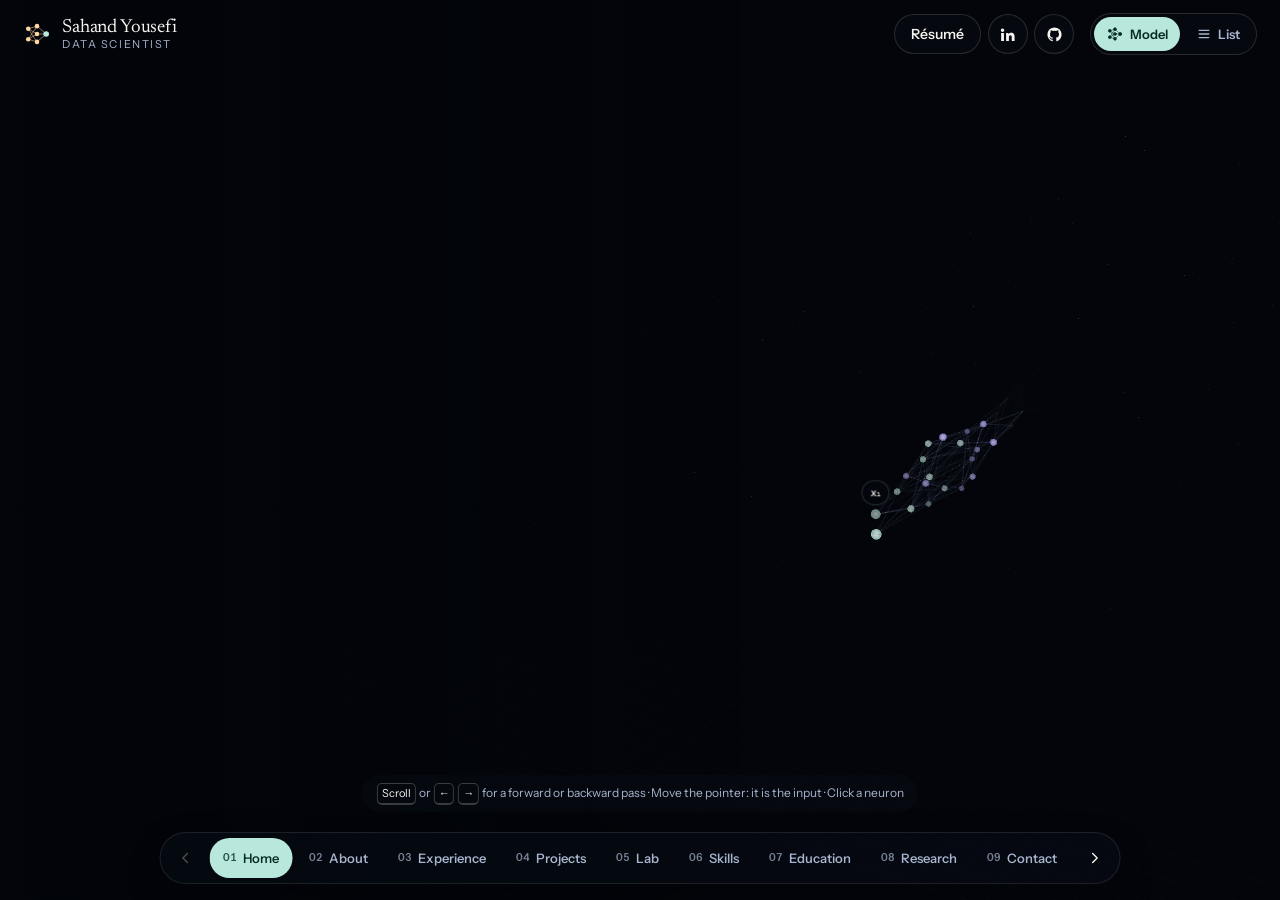
<file: index.html>
<!DOCTYPE html><html lang="en" class="VvfJia_variable _0W2tvq_variable" data-mode="list" data-stage="flat"><head><meta charSet="utf-8"/><meta name="viewport" content="width=device-width, initial-scale=1"/><link rel="preload" href="/_next/static/media/instrument_sans_latin_wdth_normal-s.p.09r36lua6-1z2.woff2" as="font" crossorigin="" type="font/woff2"/><link rel="preload" href="/_next/static/media/newsreader_latin_opsz_normal-s.p.0dc79pquxokce.woff2" as="font" crossorigin="" type="font/woff2"/><link rel="stylesheet" href="/_next/static/chunks/23n698w-kn-mo.css" data-precedence="next"/><link rel="preload" as="script" fetchPriority="low" href="/_next/static/chunks/0wfurka9errm3.js"/><script src="/_next/static/chunks/0hhb7vbvlw3bd.js" async=""></script><script src="/_next/static/chunks/39_j1bdzreq0m.js" async=""></script><script src="/_next/static/chunks/turbopack-2u1d16houkiyo.js" async=""></script><script src="/_next/static/chunks/3qfy96eoyh-ek.js" async=""></script><script src="/_next/static/chunks/36pbatxytwzes.js" async=""></script><script src="/_next/static/chunks/17_ij4fds6vz3.js" async=""></script><meta name="theme-color" content="#0c1018"/><meta name="color-scheme" content="dark light"/><title>Sahand Yousefi · Data Scientist</title><meta name="description" content="Sahand Yousefi is a data scientist working on fraud and risk, forecasting, pricing and explainable machine learning. Selected projects, an interactive modeling lab, experience and résumé."/><meta name="application-name" content="Sahand Yousefi"/><link rel="author" href="https://www.linkedin.com/in/sahand-yousefi"/><meta name="author" content="Sahand Yousefi"/><meta name="keywords" content="Sahand Yousefi,Data Scientist,Machine Learning,Fraud Detection,Risk Analytics,Forecasting,Explainable AI,A/B Testing,Anti-Money Laundering"/><meta name="creator" content="Sahand Yousefi"/><meta name="robots" content="index, follow"/><link rel="canonical" href="https://sahandyousefi.github.io/"/><meta name="format-detection" content="telephone=no, address=no, email=no"/><meta property="og:title" content="Sahand Yousefi · Data Scientist"/><meta property="og:description" content="Sahand Yousefi is a data scientist working on fraud and risk, forecasting, pricing and explainable machine learning. Selected projects, an interactive modeling lab, experience and résumé."/><meta property="og:url" content="https://sahandyousefi.github.io/"/><meta property="og:site_name" content="Sahand Yousefi"/><meta property="og:locale" content="en_US"/><meta property="og:image" content="https://sahandyousefi.github.io/og.png"/><meta property="og:image:width" content="1200"/><meta property="og:image:height" content="630"/><meta property="og:image:alt" content="Sahand Yousefi, Data Scientist: machine learning for high-stakes decisions."/><meta property="og:type" content="profile"/><meta property="profile:first_name" content="Sahand"/><meta property="profile:last_name" content="Yousefi"/><meta name="twitter:card" content="summary_large_image"/><meta name="twitter:title" content="Sahand Yousefi · Data Scientist"/><meta name="twitter:description" content="Sahand Yousefi is a data scientist working on fraud and risk, forecasting, pricing and explainable machine learning. Selected projects, an interactive modeling lab, experience and résumé."/><meta name="twitter:image" content="https://sahandyousefi.github.io/og.png"/><meta name="twitter:image:alt" content="Sahand Yousefi, Data Scientist: machine learning for high-stakes decisions."/><meta name="twitter:image:width" content="1200"/><meta name="twitter:image:height" content="630"/><link rel="icon" href="/icon.svg?icon.36lf2xedia7t0.svg" sizes="any" type="image/svg+xml"/><meta name="next-size-adjust" content=""/><script>(function(){var d=document.documentElement;d.classList.add('js');var m='list';var s=null;try{s=localStorage.getItem('orbit:view');}catch(e){}var r=/[/]resume([/](index[.]html)?)?$/.test(location.pathname);if(s!=='list'&&!r){try{var c=document.createElement('canvas');var g=c.getContext('webgl2')||c.getContext('webgl');if(g){m='model';var x=g.getExtension('WEBGL_lose_context');if(x)x.loseContext();}}catch(e){}}d.dataset.mode=m;d.dataset.stage=m==='list'?'flat':'3d';})();</script><script src="/_next/static/chunks/0cz1d0mv5g_q7.js" noModule=""></script></head><body data-theme="night"><div hidden=""><!--$--><!--/$--></div><div class="orbit" data-ready="false" data-compact="false" data-stop="home"><a href="#main" class="skip-link">Skip to content</a><canvas class="orbit-canvas" aria-hidden="true"></canvas><div class="orbit-labels" aria-hidden="true"><button type="button" tabindex="-1" class="orbit-label"><span class="orbit-label-inner"><span class="orbit-label-num">01</span><span class="orbit-label-name">Home</span></span></button><button type="button" tabindex="-1" class="orbit-label"><span class="orbit-label-inner"><span class="orbit-label-num">02</span><span class="orbit-label-name">About</span></span></button><button type="button" tabindex="-1" class="orbit-label"><span class="orbit-label-inner"><span class="orbit-label-num">03</span><span class="orbit-label-name">Experience</span></span></button><button type="button" tabindex="-1" class="orbit-label"><span class="orbit-label-inner"><span class="orbit-label-num">04</span><span class="orbit-label-name">Projects</span></span></button><button type="button" tabindex="-1" class="orbit-label"><span class="orbit-label-inner"><span class="orbit-label-num">05</span><span class="orbit-label-name">Lab</span></span></button><button type="button" tabindex="-1" class="orbit-label"><span class="orbit-label-inner"><span class="orbit-label-num">06</span><span class="orbit-label-name">Skills</span></span></button><button type="button" tabindex="-1" class="orbit-label"><span class="orbit-label-inner"><span class="orbit-label-num">07</span><span class="orbit-label-name">Education</span></span></button><button type="button" tabindex="-1" class="orbit-label"><span class="orbit-label-inner"><span class="orbit-label-num">08</span><span class="orbit-label-name">Research</span></span></button><button type="button" tabindex="-1" class="orbit-label"><span class="orbit-label-inner"><span class="orbit-label-num">09</span><span class="orbit-label-name">Contact</span></span></button><div class="orbit-overlay"></div><div class="orbit-reticle"><span>You</span></div></div><header class="hud-top"><button type="button" class="hud-brand"><svg viewBox="0 0 32 32" width="28" height="28" aria-hidden="true"><g stroke="currentColor" stroke-width="1.1" opacity="0.55"><path d="M6 10 16 7M6 10 16 16M6 10 16 25M6 22 16 7M6 22 16 16M6 22 16 25M16 7 26.5 16M16 16 26.5 16M16 25 26.5 16" fill="none"></path></g><g fill="currentColor"><circle cx="6" cy="10" r="2.6"></circle><circle cx="6" cy="22" r="2.6"></circle><circle cx="16" cy="7" r="2.6"></circle><circle cx="16" cy="16" r="2.6"></circle><circle cx="16" cy="25" r="2.6"></circle></g><circle cx="26.5" cy="16" r="3.2" fill="var(--accent)"></circle></svg><span class="hud-brand-text"><span class="hud-brand-name">Sahand Yousefi</span><span class="hud-brand-role">Data Scientist</span></span><span class="sr-only">, back to the start</span></button><nav class="hud-actions" aria-label="Profile"><a href="/resume/" class="hud-btn">Résumé</a><a class="hud-icon" href="https://www.linkedin.com/in/sahand-yousefi" target="_blank" rel="noopener noreferrer" aria-label="LinkedIn profile"><svg width="17" height="17" viewBox="0 0 24 24" fill="currentColor" aria-hidden="true" focusable="false"><path d="M4.98 3.5a2.5 2.5 0 1 1 0 5 2.5 2.5 0 0 1 0-5ZM3 9.75h4V21H3V9.75Zm6.5 0h3.8v1.6h.06c.53-.95 1.83-1.95 3.76-1.95 4.02 0 4.88 2.5 4.88 5.9V21h-4v-4.9c0-1.3-.03-2.97-1.86-2.97-1.87 0-2.14 1.4-2.14 2.87V21h-4V9.75Z"></path></svg></a><a class="hud-icon" href="https://github.com/sahandyousefi" target="_blank" rel="noopener noreferrer" aria-label="GitHub profile"><svg width="17" height="17" viewBox="0 0 24 24" fill="currentColor" aria-hidden="true" focusable="false"><path d="M12 2a10 10 0 0 0-3.16 19.49c.5.09.68-.22.68-.48v-1.7c-2.78.6-3.37-1.34-3.37-1.34-.46-1.16-1.11-1.47-1.11-1.47-.91-.62.07-.6.07-.6 1 .07 1.53 1.03 1.53 1.03.9 1.52 2.34 1.08 2.91.83.09-.65.35-1.09.63-1.34-2.22-.25-4.55-1.11-4.55-4.94 0-1.09.39-1.98 1.03-2.68-.1-.25-.45-1.27.1-2.64 0 0 .84-.27 2.75 1.02a9.6 9.6 0 0 1 5 0c1.91-1.29 2.75-1.02 2.75-1.02.55 1.37.2 2.39.1 2.64.64.7 1.03 1.59 1.03 2.68 0 3.84-2.34 4.68-4.57 4.93.36.31.68.92.68 1.85v2.74c0 .27.18.58.69.48A10 10 0 0 0 12 2Z"></path></svg></a></nav><div class="view-switch" role="group" aria-label="View"><button type="button" aria-pressed="false" aria-label="Model view" class="view-btn"><svg viewBox="0 0 20 20" width="16" height="16" aria-hidden="true" fill="currentColor" stroke="currentColor"><g stroke-width="0.9" opacity="0.7"><path d="M3.5 6 10 4M3.5 6 10 10M3.5 6 10 16M3.5 14 10 4M3.5 14 10 10M3.5 14 10 16M10 4 16.5 10M10 10 16.5 10M10 16 16.5 10" fill="none"></path></g><circle cx="3.5" cy="6" r="1.7"></circle><circle cx="3.5" cy="14" r="1.7"></circle><circle cx="10" cy="4" r="1.7"></circle><circle cx="10" cy="10" r="1.7"></circle><circle cx="10" cy="16" r="1.7"></circle><circle cx="16.5" cy="10" r="1.9"></circle></svg><span class="view-label">Model</span></button><button type="button" aria-pressed="true" aria-label="List view" class="view-btn"><svg viewBox="0 0 20 20" width="16" height="16" aria-hidden="true"><path d="M4 5.5h12M4 10h12M4 14.5h12" stroke="currentColor" stroke-width="1.6" stroke-linecap="round"></path></svg><span class="view-label">List</span></button></div></header><main id="main" class="orbit-main"><section id="home" class="panel panel--home" data-visible="true" aria-labelledby="home-title"><div class="panel-scroll" data-scroll=""><div class="home"><p class="home-kicker"><span class="home-pulse" aria-hidden="true"></span>Data Scientist<!-- --> · <!-- -->USA</p><h1 id="home-title" class="home-name" tabindex="-1">Sahand Yousefi</h1><p class="home-headline">Machine learning for high-stakes decisions.</p><p class="home-summary">Data scientist with four years of fraud detection, forecasting and pricing work on more than 10 million payments, and published research on explainable AI.</p><div class="home-actions"><a href="/resume/" class="btn btn-ghost">View résumé</a><a class="btn btn-ghost" href="https://www.linkedin.com/in/sahand-yousefi" target="_blank" rel="noopener noreferrer"><svg width="16" height="16" viewBox="0 0 24 24" fill="currentColor" aria-hidden="true" focusable="false"><path d="M4.98 3.5a2.5 2.5 0 1 1 0 5 2.5 2.5 0 0 1 0-5ZM3 9.75h4V21H3V9.75Zm6.5 0h3.8v1.6h.06c.53-.95 1.83-1.95 3.76-1.95 4.02 0 4.88 2.5 4.88 5.9V21h-4v-4.9c0-1.3-.03-2.97-1.86-2.97-1.87 0-2.14 1.4-2.14 2.87V21h-4V9.75Z"></path></svg>LinkedIn</a></div><ul class="home-stats"><li><span class="home-stat-value">4+</span><span class="home-stat-label">years in data science and analytics</span></li><li><span class="home-stat-value">10M+</span><span class="home-stat-label">payments modeled</span></li><li><span class="home-stat-value">~88%</span><span class="home-stat-label">precision in fraud detection</span></li><li><span class="home-stat-value">PhD</span><span class="home-stat-label">in artificial intelligence, in progress</span></li></ul></div></div></section><section id="about" class="panel panel--about" data-visible="true" aria-labelledby="about-title"><div class="panel-head"><p class="panel-kicker"><span class="num">02</span><span aria-hidden="true">·</span>About</p></div><div class="panel-scroll" data-scroll=""><div class="stack"><h2 id="about-title" class="p-standfirst" tabindex="-1">For four years I have built the models a business acts on. At HomeWAV I build the fraud detection, revenue forecasts and pricing experiments that Finance, Risk and the CEO make decisions with.</h2><div class="p-body"><p>I trained as an industrial engineer and then in business analytics, so I treat a model as one part of a decision: who will act on it, what a wrong answer costs, and how the result will be checked. Most of my work is done with people outside the data team, which has made me careful about two things: getting the statistics right, and explaining them in terms the person deciding can verify.</p><p>Alongside that work I publish research on explainable machine learning and am pursuing a PhD in artificial intelligence. Financial services, fraud and risk are my main focus, and the same methods (forecasting, experimentation, anomaly detection and explainable models) carry over to any industry.</p></div><dl class="facts"><div><dt>Now</dt><dd>Data Scientist I at HomeWAV</dd></div><div><dt>Focus</dt><dd>Fraud and risk, forecasting, pricing, experimentation, explainable AI</dd></div><div><dt>Research</dt><dd>Explainability in fraud models, WPI FinTech Conference 2026</dd></div><div><dt>Education</dt><dd>PhD in Artificial Intelligence (in progress), University of the Cumberlands. MS Business Analytics, Clark University (GPA 3.97)</dd></div><div><dt>Location</dt><dd>USA</dd></div></dl></div></div></section><section id="experience" class="panel panel--experience" data-visible="true" aria-labelledby="experience-title"><div class="panel-head"><p class="panel-kicker"><span class="num">03</span><span aria-hidden="true">·</span>Experience</p></div><div class="panel-scroll" data-scroll=""><div class="stack"><div><h2 id="experience-title" class="p-title" tabindex="-1">Four years at HomeWAV, ML research at Clark</h2><p class="p-lede">Models that Finance, Risk, Business Development and the CEO make decisions with, and time-series machine learning research at Clark University. Every figure here is from my CV.</p></div><div role="tablist" aria-label="Roles" class="tabs" data-noswipe=""><button type="button" role="tab" id="exp-tab-homewav-ds" aria-selected="true" aria-controls="exp-panel-homewav-ds" tabindex="0" class="tab"><span class="tab-two"><span>Data Scientist I</span><span class="tab-sub">May 2025<!-- --> – <!-- -->Present</span></span></button><button type="button" role="tab" id="exp-tab-homewav-da" aria-selected="false" aria-controls="exp-panel-homewav-da" tabindex="-1" class="tab"><span class="tab-two"><span>Data Analyst</span><span class="tab-sub">Jun 2022<!-- --> – <!-- -->May 2025</span></span></button><button type="button" role="tab" id="exp-tab-clark-ra" aria-selected="false" aria-controls="exp-panel-clark-ra" tabindex="-1" class="tab"><span class="tab-two"><span>ML Research Assistant</span><span class="tab-sub">Aug 2021<!-- --> – <!-- -->Apr 2022</span></span></button></div><div role="tabpanel" id="exp-panel-homewav-ds" aria-labelledby="exp-tab-homewav-ds" class="stack-sm"><p class="p-muted list-only">Data Scientist I<!-- -->, <!-- -->HomeWAV<!-- --> · <!-- -->May 2025<!-- --> – <!-- -->Present</p><article id="exp-fraud" class="card"><h3 class="card-title">Fraud and anomaly detection</h3><ul class="chips chips--accent"><li class="chip">~88% precision</li><li class="chip">Detection for Finance and Risk cut from days to a few hours</li></ul><details class="more"><summary>How it was built</summary><p>A batch PySpark and Kafka pipeline on AWS over more than 10 million transactions that catches stolen-card and unusual-usage fraud by pairing Isolation Forest anomaly scores with an XGBoost classifier on temporal features.</p><p class="tools">PySpark · Kafka · AWS · Isolation Forest · XGBoost</p></details></article><article id="exp-forecasting" class="card"><h3 class="card-title">Revenue forecasting after an FCC rate change</h3><ul class="chips chips--accent"><li class="chip">88% backtest accuracy</li><li class="chip">~25% lower MAPE</li></ul><details class="more"><summary>How it was built</summary><p>When FCC rules mandated price cuts by facility size, I built XGBoost and LightGBM time-series models on lag, rolling and seasonality features to forecast video and voice usage, revenue and facility shares, and tested shifts in usage and entertainment spend with A/B and hypothesis tests.</p><p class="tools">XGBoost · LightGBM · Time-series features · A/B testing</p></details></article><article id="exp-agent" class="card"><h3 class="card-title">Generative AI agent for deal pricing</h3><ul class="chips chips--accent"><li class="chip">Deal analysis reduced from one week to hours</li><li class="chip">Prediction accuracy improved 86% against historical trends</li></ul><details class="more"><summary>How it was built</summary><p>A prompt-engineered Claude agent for Business Development that pairs look-alike usage forecasting on population, location and engineered features with web-search tool use to set revenue-share rates that work for both sides.</p><p class="tools">Anthropic Claude · LLM agents · Tool use · Forecasting</p></details></article><article id="exp-parallax" class="card"><h3 class="card-title">PARALLAX deal simulation platform</h3><ul class="chips chips--accent"><li class="chip">Deals processed up 35%</li><li class="chip">Deal and meeting time cut from days to hours</li></ul><details class="more"><summary>How it was built</summary><p>A self-serve platform for the CEO and the BD Director that combines predictive usage models on engineered drivers with Monte Carlo simulation and what-if sensitivity analysis to price bids for risk and win rate.</p><p class="tools">Monte Carlo simulation · Predictive modeling · Sensitivity analysis</p></details></article><article id="exp-propensity" class="card"><h3 class="card-title">Funding propensity</h3><ul class="chips chips--accent"><li class="chip">0.799 ROC-AUC</li></ul><details class="more"><summary>How it was built</summary><p>Classification and regression models (logistic regression, decision trees, XGBoost) that predict funding propensity and transaction value for more than 400,000 users and 4 million transactions from RFM and behavioral features, with SHAP used to drive customer prioritization and revenue forecasts.</p><p class="tools">XGBoost · Logistic regression · SHAP · RFM features</p></details></article></div><div role="tabpanel" id="exp-panel-homewav-da" aria-labelledby="exp-tab-homewav-da" hidden="" class="stack-sm"><p class="p-muted list-only">Data Analyst<!-- -->, <!-- -->HomeWAV<!-- --> · <!-- -->Jun 2022<!-- --> – <!-- -->May 2025</p><article id="exp-cannibalization" class="card"><h3 class="card-title">Music cannibalization and pricing</h3><ul class="chips chips--accent"><li class="chip">Entertainment users up 21%</li><li class="chip">Cannibalization eliminated by the subscription model</li></ul><details class="more"><summary>How it was built</summary><p>Diagnosed why revenue lagged user funding by modeling cannibalization drivers with ARIMA, cross-correlation and elasticity, and by A/B testing prices and entertainment limits. The analysis identified music as the negative driver and led to a provider switch, new revenue shares and a subscription model.</p><p class="tools">ARIMA · Cross-correlation · Elasticity · A/B testing</p></details></article><article id="exp-subscription" class="card"><h3 class="card-title">Subscription pricing optimization</h3><ul class="chips chips--accent"><li class="chip">Launch prices that sustained entertainment sales</li></ul><details class="more"><summary>How it was built</summary><p>To launch the entertainment subscription, built predictive models of entertainment sales, subscribers and customer lifetime value, ran A/B and hypothesis tests on about 7 million transactions of 12-month funding and purchase behavior, then set prices with correlation analysis and goal programming.</p><p class="tools">Predictive modeling · CLV · Hypothesis testing · Goal programming</p></details></article><article id="exp-kpi" class="card"><h3 class="card-title">KPI analytics</h3><ul class="chips chips--accent"><li class="chip">Revenue impact of product incidents quantified</li></ul><details class="more"><summary>How it was built</summary><p>Executive KPI dashboards in Power BI, Tableau and Amazon QuickSight, and quantified revenue impact of product incidents.</p><p class="tools">Power BI · Tableau · Amazon QuickSight</p></details></article></div><div role="tabpanel" id="exp-panel-clark-ra" aria-labelledby="exp-tab-clark-ra" hidden="" class="stack-sm"><p class="p-muted list-only">ML Research Assistant<!-- -->, <!-- -->Clark University, School of Business<!-- --> · <!-- -->Aug 2021<!-- --> – <!-- -->Apr 2022</p><article id="exp-bitcoin" class="card"><h3 class="card-title">Bitcoin price prediction with machine learning</h3><ul class="chips"><li class="chip">Time-series forecasting</li><li class="chip">Model benchmarking</li><li class="chip">Walk-forward backtesting</li></ul><details class="more"><summary>How it was built</summary><p>Time-series research on Bitcoin prices: a daily price and volume dataset with leakage-free features (lagged returns, rolling volatility, moving averages, RSI), and statistical and machine learning forecasters (ARIMA, XGBoost and LSTM) benchmarked for next-day price and return prediction against a naive random-walk baseline, with walk-forward backtesting on RMSE, MAE and directional accuracy.</p><p class="tools">Python · ARIMA · XGBoost · LSTM</p></details></article></div></div></div></section><section id="projects" class="panel panel--projects panel--wide" data-visible="true" aria-labelledby="projects-title"><div class="panel-head"><p class="panel-kicker"><span class="num">04</span><span aria-hidden="true">·</span>Selected work</p></div><div class="panel-scroll" data-scroll=""><div class="stack"><div class="split-head"><h2 id="projects-title" class="p-title" tabindex="-1">Selected work</h2><p class="p-lede">Four projects from my GitHub, chosen from <!-- -->24<!-- --> public repositories. Each says what was built, what the repository reports and what is not finished.</p></div><div role="tablist" aria-label="Projects" class="tabs" data-noswipe=""><button type="button" role="tab" id="proj-tab-aml-alert-intelligence" aria-selected="true" aria-controls="proj-panel-aml-alert-intelligence" tabindex="0" class="tab">AML Alert Intelligence</button><button type="button" role="tab" id="proj-tab-temporal-xai" aria-selected="false" aria-controls="proj-panel-temporal-xai" tabindex="-1" class="tab">Temporal consistency of fraud-model explanations</button><button type="button" role="tab" id="proj-tab-finsignal" aria-selected="false" aria-controls="proj-panel-finsignal" tabindex="-1" class="tab">FinSignal</button><button type="button" role="tab" id="proj-tab-fraud-screening" aria-selected="false" aria-controls="proj-panel-fraud-screening" tabindex="-1" class="tab">Fraud screening with threshold tuning and SHAP</button><button type="button" role="tab" id="proj-tab-more" aria-selected="false" aria-controls="proj-panel-more" tabindex="-1" class="tab">More on GitHub</button></div><div role="tabpanel" id="proj-panel-aml-alert-intelligence" aria-labelledby="proj-tab-aml-alert-intelligence"><div id="project-aml-alert-intelligence"><div class="project"><figure class="project-figure"><div class="project-figure-box is-in"><div class="flex flex-col gap-9"><div><div class="hidden sm:block"><svg viewBox="0 0 1090 90" class="block h-auto w-full" role="img" aria-label="981 dots, one highlighted"><defs><pattern id="dots-109" width="10" height="10" patternUnits="userSpaceOnUse"><circle cx="5" cy="5" r="2.1" fill="var(--muted)" opacity="0.75"></circle></pattern></defs><rect width="1090" height="90" fill="url(#dots-109)"></rect><g transform="translate(715 35)"><circle r="4.6" fill="var(--bg)"></circle><circle r="3.4" fill="var(--flag)"></circle><circle r="8.5" fill="none" stroke="var(--flag)" stroke-width="1.25" class="pop" style="--draw-delay:500ms"></circle></g></svg></div><div class="sm:hidden"><svg viewBox="0 0 330 300" class="block h-auto w-full" role="img" aria-label="981 dots, one highlighted"><defs><pattern id="dots-33" width="10" height="10" patternUnits="userSpaceOnUse"><circle cx="5" cy="5" r="2.1" fill="var(--muted)" opacity="0.75"></circle></pattern></defs><rect width="330" height="290" fill="url(#dots-33)"></rect><rect y="290" width="240" height="10" fill="url(#dots-33)"></rect><g transform="translate(215 115)"><circle r="4.6" fill="var(--bg)"></circle><circle r="3.4" fill="var(--flag)"></circle><circle r="8.5" fill="none" stroke="var(--flag)" stroke-width="1.25" class="pop" style="--draw-delay:500ms"></circle></g></svg></div><p class="data mt-3 flex justify-between gap-4 text-muted"><span>981 transactions</span><span class="text-flag">1 laundering</span></p></div><div><div class="flex h-3 gap-[2px]"><div class="h-full rounded-[2px] bg-fg" style="width:63.97598036368147%;opacity:0.9"></div><div class="h-full rounded-[2px] bg-fg" style="width:19.012572009188034%;opacity:0.55"></div><div class="h-full rounded-[2px] bg-fg" style="width:17.01144762713049%;opacity:0.28"></div></div><div class="data mt-2 flex gap-[2px]"><p style="width:63.97598036368147%" class="min-w-0"><span class="block text-fg">Train</span><span class="num block text-muted">3,248,921</span><span class="hidden text-muted sm:block">Sept 1–6</span></p><p style="width:19.012572009188034%" class="min-w-0"><span class="block text-fg">Validation</span><span class="num block text-muted">965,524</span><span class="hidden text-muted sm:block">Sept 7–8</span></p><p style="width:17.01144762713049%" class="min-w-0"><span class="block text-fg">Test</span><span class="num block text-muted">863,900</span><span class="hidden text-muted sm:block">Sept 9–18</span></p></div></div><ol class="grid grid-cols-2 gap-x-4 gap-y-4 sm:grid-cols-4 lg:grid-cols-7"><li class="data relative border-t border-line pt-3"><span aria-hidden="true" class="absolute -top-[5px] left-0 h-[9px] w-[9px] rounded-full border border-accent bg-accent"></span><span class="num text-muted">1</span><span class="mt-0.5 block text-fg">Data pipeline and exploration</span><span class="text-accent">Done</span></li><li class="data relative border-t border-line pt-3"><span aria-hidden="true" class="absolute -top-[5px] left-0 h-[9px] w-[9px] rounded-full border border-accent bg-accent"></span><span class="num text-muted">2</span><span class="mt-0.5 block text-fg">Feature table (46 features)</span><span class="text-accent">Done</span></li><li class="data relative border-t border-line pt-3"><span aria-hidden="true" class="absolute -top-[5px] left-0 h-[9px] w-[9px] rounded-full border border-accent bg-bg"></span><span class="num text-muted">3</span><span class="mt-0.5 block text-fg">XGBoost baseline</span><span class="text-accent">Next</span></li><li class="data relative border-t border-line pt-3"><span aria-hidden="true" class="absolute -top-[5px] left-0 h-[9px] w-[9px] rounded-full border border-muted bg-bg"></span><span class="num text-muted">4</span><span class="mt-0.5 block text-fg">Graph neural networks</span><span class="text-muted">Planned</span></li><li class="data relative border-t border-line pt-3"><span aria-hidden="true" class="absolute -top-[5px] left-0 h-[9px] w-[9px] rounded-full border border-muted bg-bg"></span><span class="num text-muted">5</span><span class="mt-0.5 block text-fg">Alert explanations</span><span class="text-muted">Planned</span></li><li class="data relative border-t border-line pt-3"><span aria-hidden="true" class="absolute -top-[5px] left-0 h-[9px] w-[9px] rounded-full border border-muted bg-bg"></span><span class="num text-muted">6</span><span class="mt-0.5 block text-fg">Investigator triage (MILP)</span><span class="text-muted">Planned</span></li><li class="data relative border-t border-line pt-3"><span aria-hidden="true" class="absolute -top-[5px] left-0 h-[9px] w-[9px] rounded-full border border-muted bg-bg"></span><span class="num text-muted">7</span><span class="mt-0.5 block text-fg">Drafted SAR narratives</span><span class="text-muted">Planned</span></li></ol></div></div><figcaption>Top: one in 981 transactions in the IBM AMLworld HI-Small data is laundering. Middle: the chronological train, validation and test split. Bottom: build status by phase, from the repository.</figcaption></figure><div class="project-grid"><div class="stack-sm"><p class="p-eyebrow">Financial crime</p><h3 class="project-title">AML Alert Intelligence</h3><p class="p-lede">An end-to-end anti-money-laundering decision system that detects suspicious transfers, explains every alert, assigns investigators under capacity limits and drafts the Suspicious Activity Report, built to find more laundering with the same compliance team.</p><p class="status"><span aria-hidden="true" class="status-dot"></span>In progress: data pipeline and 46-feature table built, XGBoost baseline next</p></div><div class="stack-sm"><dl class="project-facts"><div><dd class="num">5,078,345</dd><dt>transactions processed with PySpark</dt></div><div><dd class="num">1 in 981</dd><dt>is laundering (0.10%)</dt></div><div><dd class="num">46</dd><dt>point-in-time features, leakage-tested</dt></div><div><dd class="num">39</dd><dt>unit tests (pytest)</dt></div></dl><p class="tools">Python · PySpark · Parquet · pytest · XGBoost (next) · PyTorch Geometric (planned) · SHAP and GNNExplainer (planned) · Mixed-integer programming (planned) · Open-source LLM (planned)</p><p class="project-links"><a href="https://github.com/sahandyousefi/aml-alert-intelligence" target="_blank" rel="noopener noreferrer" class="btn btn-ghost btn-sm"><svg width="16" height="16" viewBox="0 0 24 24" fill="currentColor" aria-hidden="true" focusable="false"><path d="M12 2a10 10 0 0 0-3.16 19.49c.5.09.68-.22.68-.48v-1.7c-2.78.6-3.37-1.34-3.37-1.34-.46-1.16-1.11-1.47-1.11-1.47-.91-.62.07-.6.07-.6 1 .07 1.53 1.03 1.53 1.03.9 1.52 2.34 1.08 2.91.83.09-.65.35-1.09.63-1.34-2.22-.25-4.55-1.11-4.55-4.94 0-1.09.39-1.98 1.03-2.68-.1-.25-.45-1.27.1-2.64 0 0 .84-.27 2.75 1.02a9.6 9.6 0 0 1 5 0c1.91-1.29 2.75-1.02 2.75-1.02.55 1.37.2 2.39.1 2.64.64.7 1.03 1.59 1.03 2.68 0 3.84-2.34 4.68-4.57 4.93.36.31.68.92.68 1.85v2.74c0 .27.18.58.69.48A10 10 0 0 0 12 2Z"></path></svg>Repository<svg width="13" height="13" viewBox="0 0 24 24" fill="none" aria-hidden="true" focusable="false" class="nudge" stroke="currentColor" stroke-width="1.75" stroke-linecap="round" stroke-linejoin="round"><path d="M7 17 17 7M9 7h8v8"></path></svg></a><span class="p-muted">Updated <!-- -->November 2026</span></p></div></div><details class="more case"><summary>Read the case study</summary><div class="case-parts"><section class="case-part"><h4>The challenge</h4><div class="p-body"><p>Banks raise far more anti-money-laundering alerts than investigators can review, and the large majority are false positives. Investigator hours go to noise while real laundering goes unreported.</p><p>A better risk score is only part of the answer. A compliance team also has to decide which alerts to work today, who should work them, and how to document each one for a Suspicious Activity Report (SAR), with an investigator accountable for every filing.</p></div></section><section class="case-part"><h4>The solution</h4><div class="p-body"><p>I designed alert handling as one decision system in four stages, and fixed the success metrics for each stage before training any model.</p><p><strong>Detect.</strong> <!-- -->Graph neural networks (GraphSAGE, GAT and a temporal variant) that learn from how money moves between accounts, benchmarked against an XGBoost baseline on engineered features. Measured by PR-AUC, minority-class F1 and recall at the daily alert budget.</p><p><strong>Explain.</strong> <!-- -->GNNExplainer and Captum for the graph models and SHAP for XGBoost, so every alert arrives with its evidence subgraph and key drivers, judged on fidelity and sparsity.</p><p><strong>Prioritize.</strong> <!-- -->A mixed-integer program that assigns alerts to investigators to maximize expected illicit dollars caught under capacity, skill and SLA constraints, compared with greedy top-k and a fixed threshold under the same constraints.</p><p><strong>Report.</strong> <!-- -->A small open-source language model that drafts SAR narratives from structured evidence. Fact precision is a hard gate: no number or entity in a draft that cannot be traced to the data.</p></div></section><section class="case-part"><h4>Technical implementation</h4><div class="p-body"><p><strong>Data pipeline at scale.</strong> <!-- -->The raw CSV of 5.1 million transfers is parsed once in PySpark with an explicit schema and strict parsing, checked for row count and missing values, and stored as Parquet (127 MB instead of 476 MB). One YAML config sets paths, seed, split dates and Spark settings.</p><p><strong>Evaluation that cannot leak.</strong> <!-- -->The split is chronological on whole calendar days: 3,248,921 transactions for training, 965,524 for validation and 863,900 for test. Because 147 of the 370 labeled laundering attempts cross a split boundary, no feature may memorize an account, and recall is also reported for attempts that start in the test period.</p><p><strong>Point-in-time features.</strong> <!-- -->46 features live in one registry, in three families: the transfer, both parties&#x27; account attributes, and each account&#x27;s recent behavior. Behavior comes from a two-sided ledger built with Spark window functions: transfers and dollars in and out over 1, 24 and 72 hours, new counterparties, money flowing back between a pair (a sign of a cycle), and the share of a payment covered by what the sender received the day before. Every window closes one minute before the transfer. Amounts in 15 currencies are converted to US dollars with exchange rates recovered from the simulator&#x27;s own cross-currency transfers on training days.</p><p><strong>Exclusions on the record.</strong> <!-- -->The registry also lists what was left out and why: calendar dates (a hidden clock pointing at the end of the simulation), account and bank IDs (memorization), lifetime totals, an account&#x27;s past laundering (label leakage) and round-amount flags (no signal). The feature dictionary is generated from the code, so the documentation cannot drift from it.</p><p><strong>Tested like production code.</strong> <!-- -->39 pytest unit tests on a shared Spark fixture include a check that future transfers cannot change past features and a check that the feature dictionary matches the code. The full feature table takes about 20 minutes to build on free Colab, so it is built once, saved, and refused at read time if it no longer matches the registry.</p></div></section><section class="case-part"><h4>Results</h4><div class="p-body"><p>Model results are not in yet: the XGBoost baseline is the next phase, and the repository reports nothing it has not measured. The data work has already changed how the models will be built and judged.</p><p><strong>Found a simulation artifact.</strong> <!-- -->Normal traffic stops on September 10. The last eight days hold 1,108 transactions, 655 of them laundering, every one from an attempt still running when the simulation ended. They stay in the data, calendar dates are never used as features, and every test metric is reported with and without them.</p><p><strong>Fixed an identity problem in the source data.</strong> <!-- -->58 banks appear under two written IDs (such as 010 and 0010), which would have made 77 same-bank transfers look cross-bank and left no account matching the accounts file; 8 account numbers are also shared by two banks. Keying accounts on a normalized bank ID plus account number matches all 515,088 accounts.</p><p><strong>Measured where the signal is.</strong> <!-- -->On the training days, ACH carries 83% of all laundering at 7.4 times the average rate, yet only about 1 in 173 ACH transfers is laundering, so payment format alone cannot separate cases. Among US dollar transfers, the median laundering amount is $4,833 against $971 for normal ones, and round amounts carry no signal.</p></div></section><section class="case-part"><h4>Why it matters</h4><div class="p-body"><p><strong>Judged by the decision, not the metric.</strong> <!-- -->The system will be scored on illicit dollars caught within a fixed investigator budget and on SLA violations, the numbers a compliance lead answers for, rather than on accuracy over a 0.10% positive class.</p><p><strong>Rigor before modeling.</strong> <!-- -->Chronological splits, leakage rules enforced in code and tests, and a known data artifact isolated in every metric. The mistakes that make a model look good offline and fail in production are designed out before the first fit.</p><p><strong>End-to-end range.</strong> <!-- -->One design spans data engineering (PySpark, Parquet), machine learning (XGBoost and graph neural networks), operations research (mixed-integer programming), explainable AI and generative AI, taking a problem from raw data to the decision a person makes.</p><p><strong>Built for regulated use.</strong> <!-- -->By design, investigators make every filing decision, every alert carries an explanation, every drafted narrative is checked against the evidence, and a model card will document limitations and intended use.</p><p><strong>Useful beyond AML.</strong> <!-- -->Predict, explain, then optimize a constrained team&#x27;s workload: the same pattern runs fraud operations, credit review, insurance claims and trust-and-safety queues.</p></div></section></div></details></div></div></div><div role="tabpanel" id="proj-panel-temporal-xai" aria-labelledby="proj-tab-temporal-xai" hidden=""><div id="project-temporal-xai"><div class="project"><figure class="project-figure"><div class="project-figure-box is-in"><div><p class="data flex items-center gap-3 text-muted"><span>Test period, in time order</span><span aria-hidden="true" class="h-px flex-1 bg-line"></span><span aria-hidden="true">later</span></p><div class="mt-4 grid grid-cols-5 gap-2 sm:gap-4"><div class="border border-line p-2 sm:p-3"><p class="data text-muted"><span class="hidden sm:inline">Window </span><span class="sm:hidden">W</span>1</p><div class="mt-2 flex flex-col gap-[5px]"><span aria-hidden="true" class="block h-[6px]"><span class="grow-x block h-full bg-accent" style="width:92%;--draw-delay:0ms"></span></span><span aria-hidden="true" class="block h-[6px]"><span class="grow-x block h-full bg-fg opacity-55" style="width:70%;--draw-delay:40ms"></span></span><span aria-hidden="true" class="block h-[6px]"><span class="grow-x block h-full bg-fg opacity-55" style="width:52%;--draw-delay:80ms"></span></span><span aria-hidden="true" class="block h-[6px]"><span class="grow-x block h-full bg-fg opacity-55" style="width:33%;--draw-delay:120ms"></span></span><span aria-hidden="true" class="block h-[6px]"><span class="grow-x block h-full bg-fg opacity-55" style="width:16%;--draw-delay:160ms"></span></span></div></div><div class="border border-line p-2 sm:p-3"><p class="data text-muted"><span class="hidden sm:inline">Window </span><span class="sm:hidden">W</span>2</p><div class="mt-2 flex flex-col gap-[5px]"><span aria-hidden="true" class="block h-[6px]"><span class="grow-x block h-full bg-accent" style="width:88%;--draw-delay:140ms"></span></span><span aria-hidden="true" class="block h-[6px]"><span class="grow-x block h-full bg-fg opacity-55" style="width:74%;--draw-delay:180ms"></span></span><span aria-hidden="true" class="block h-[6px]"><span class="grow-x block h-full bg-fg opacity-55" style="width:48%;--draw-delay:220ms"></span></span><span aria-hidden="true" class="block h-[6px]"><span class="grow-x block h-full bg-fg opacity-55" style="width:36%;--draw-delay:260ms"></span></span><span aria-hidden="true" class="block h-[6px]"><span class="grow-x block h-full bg-fg opacity-55" style="width:14.000000000000002%;--draw-delay:300ms"></span></span></div></div><div class="border border-line p-2 sm:p-3"><p class="data text-muted"><span class="hidden sm:inline">Window </span><span class="sm:hidden">W</span>3</p><div class="mt-2 flex flex-col gap-[5px]"><span aria-hidden="true" class="block h-[6px]"><span class="grow-x block h-full bg-accent" style="width:95%;--draw-delay:280ms"></span></span><span aria-hidden="true" class="block h-[6px]"><span class="grow-x block h-full bg-fg opacity-55" style="width:66%;--draw-delay:320ms"></span></span><span aria-hidden="true" class="block h-[6px]"><span class="grow-x block h-full bg-fg opacity-55" style="width:50%;--draw-delay:360ms"></span></span><span aria-hidden="true" class="block h-[6px]"><span class="grow-x block h-full bg-fg opacity-55" style="width:30%;--draw-delay:400ms"></span></span><span aria-hidden="true" class="block h-[6px]"><span class="grow-x block h-full bg-fg opacity-55" style="width:20%;--draw-delay:440ms"></span></span></div></div><div class="border border-line p-2 sm:p-3"><p class="data text-muted"><span class="hidden sm:inline">Window </span><span class="sm:hidden">W</span>4</p><div class="mt-2 flex flex-col gap-[5px]"><span aria-hidden="true" class="block h-[6px]"><span class="grow-x block h-full bg-accent" style="width:90%;--draw-delay:420ms"></span></span><span aria-hidden="true" class="block h-[6px]"><span class="grow-x block h-full bg-fg opacity-55" style="width:72%;--draw-delay:460ms"></span></span><span aria-hidden="true" class="block h-[6px]"><span class="grow-x block h-full bg-fg opacity-55" style="width:46%;--draw-delay:500ms"></span></span><span aria-hidden="true" class="block h-[6px]"><span class="grow-x block h-full bg-fg opacity-55" style="width:38%;--draw-delay:540ms"></span></span><span aria-hidden="true" class="block h-[6px]"><span class="grow-x block h-full bg-fg opacity-55" style="width:15%;--draw-delay:580ms"></span></span></div></div><div class="border border-line p-2 sm:p-3"><p class="data text-muted"><span class="hidden sm:inline">Window </span><span class="sm:hidden">W</span>5</p><div class="mt-2 flex flex-col gap-[5px]"><span aria-hidden="true" class="block h-[6px]"><span class="grow-x block h-full bg-accent" style="width:86%;--draw-delay:560ms"></span></span><span aria-hidden="true" class="block h-[6px]"><span class="grow-x block h-full bg-fg opacity-55" style="width:70%;--draw-delay:600ms"></span></span><span aria-hidden="true" class="block h-[6px]"><span class="grow-x block h-full bg-fg opacity-55" style="width:55.00000000000001%;--draw-delay:640ms"></span></span><span aria-hidden="true" class="block h-[6px]"><span class="grow-x block h-full bg-fg opacity-55" style="width:30%;--draw-delay:680ms"></span></span><span aria-hidden="true" class="block h-[6px]"><span class="grow-x block h-full bg-fg opacity-55" style="width:18%;--draw-delay:720ms"></span></span></div></div></div><div class="grid grid-cols-10" aria-hidden="true"><div style="grid-column:2 / span 2;grid-row:1" class="mt-2 h-5 rounded-b-[10px] border-x border-b border-accent"></div><div style="grid-column:4 / span 2;grid-row:1" class="mt-2 h-5 rounded-b-[10px] border-x border-b border-accent"></div><div style="grid-column:6 / span 2;grid-row:1" class="mt-2 h-5 rounded-b-[10px] border-x border-b border-accent"></div><div style="grid-column:8 / span 2;grid-row:1" class="mt-2 h-5 rounded-b-[10px] border-x border-b border-accent"></div><p style="grid-column:2 / span 2;grid-row:2" class="data mt-1 text-center text-accent">ρ<sub>1</sub></p><p style="grid-column:4 / span 2;grid-row:2" class="data mt-1 text-center text-accent">ρ<sub>2</sub></p><p style="grid-column:6 / span 2;grid-row:2" class="data mt-1 text-center text-accent">ρ<sub>3</sub></p><p style="grid-column:8 / span 2;grid-row:2" class="data mt-1 text-center text-accent">ρ<sub>4</sub></p></div><div class="mt-6 grid gap-x-8 gap-y-3 border-t border-line pt-4 sm:grid-cols-2"><p class="font-serif text-[1.375rem] leading-tight">TCM = mean(ρ<sub>1</sub> … ρ<sub>W−1</sub>)</p><p class="data text-muted">Each bar is one feature&#x27;s mean |SHAP| in that window. ρ is the Spearman rank correlation between the importance vectors of consecutive windows.</p></div></div></div><figcaption>How the Temporal Consistency Metric is computed. Bar lengths are schematic; the method is the one implemented in XAI_Modeling.py.</figcaption></figure><div class="project-grid"><div class="stack-sm"><p class="p-eyebrow">Explainable AI</p><h3 class="project-title">Temporal consistency of fraud-model explanations</h3><p class="p-lede">Research code behind my WPI FinTech Conference 2026 paper: a metric for whether a fraud model&#x27;s SHAP explanations stay stable over time, compared across XGBoost, LSTM and Transformer models.</p><p class="status"><span aria-hidden="true" class="status-dot"></span>Published research: WPI FinTech Conference, October 2026</p></div><div class="stack-sm"><dl class="project-facts"><div><dd class="num">3</dd><dt>model families compared</dt></div><div><dd class="num">&gt; 0.98</dd><dt>TCM for every model, 3 to 15 windows</dt></div><div><dd class="num">15</dd><dt>features, 9 of them engineered</dt></div></dl><p class="tools">Python · PyTorch · XGBoost · SHAP · SciPy · scikit-learn</p><p class="project-links"><a href="https://github.com/sahandyousefi/credit-fraud-detection" target="_blank" rel="noopener noreferrer" class="btn btn-ghost btn-sm"><svg width="16" height="16" viewBox="0 0 24 24" fill="currentColor" aria-hidden="true" focusable="false"><path d="M12 2a10 10 0 0 0-3.16 19.49c.5.09.68-.22.68-.48v-1.7c-2.78.6-3.37-1.34-3.37-1.34-.46-1.16-1.11-1.47-1.11-1.47-.91-.62.07-.6.07-.6 1 .07 1.53 1.03 1.53 1.03.9 1.52 2.34 1.08 2.91.83.09-.65.35-1.09.63-1.34-2.22-.25-4.55-1.11-4.55-4.94 0-1.09.39-1.98 1.03-2.68-.1-.25-.45-1.27.1-2.64 0 0 .84-.27 2.75 1.02a9.6 9.6 0 0 1 5 0c1.91-1.29 2.75-1.02 2.75-1.02.55 1.37.2 2.39.1 2.64.64.7 1.03 1.59 1.03 2.68 0 3.84-2.34 4.68-4.57 4.93.36.31.68.92.68 1.85v2.74c0 .27.18.58.69.48A10 10 0 0 0 12 2Z"></path></svg>Repository<svg width="13" height="13" viewBox="0 0 24 24" fill="none" aria-hidden="true" focusable="false" class="nudge" stroke="currentColor" stroke-width="1.75" stroke-linecap="round" stroke-linejoin="round"><path d="M7 17 17 7M9 7h8v8"></path></svg></a><span class="p-muted">Updated <!-- -->May 2026</span></p></div></div><details class="more case"><summary>Read the case study</summary><div class="case-parts"><section class="case-part"><h4>The challenge</h4><div class="p-body"><p>A risk team that acts on model explanations needs them to be stable. If the features that drive a fraud model&#x27;s decisions reorder themselves from one week to the next, the explanation is hard to defend to an analyst, an auditor or a regulator, even when accuracy holds.</p><p>Explanation quality is usually assessed on a single snapshot of data. That says nothing about stability over time, which is the property a production fraud model is actually judged on.</p></div></section><section class="case-part"><h4>The solution</h4><div class="p-body"><p>The Temporal Consistency Metric (TCM) measures that stability directly. The test period is cut into W consecutive windows. For each window, SHAP values are computed and averaged in absolute value per feature, giving one importance vector per window. TCM is the mean Spearman rank correlation between the importance vectors of consecutive windows. A score of 1 means the ranking of features does not change over time.</p><p>Because it only needs attributions, the same metric applies to any model family, which makes tree models and sequence models directly comparable.</p></div></section><section class="case-part"><h4>Technical implementation</h4><div class="p-body"><p>Three models are trained on a time-ordered sample of a public mobile-money transaction dataset with 15 features, nine of them engineered (balance changes, amount-to-balance ratio, emptied-origin and new-destination flags, transaction type risk, hour and day): XGBoost with class weighting, a two-layer LSTM and a Transformer encoder in PyTorch, both trained with a class-weighted loss.</p><p>Attributions come from SHAP&#x27;s TreeExplainer for XGBoost and KernelExplainer for the neural models. The train and test split preserves time order.</p></div></section><section class="case-part"><h4>Results</h4><div class="p-body"><p>The sensitivity figure in the repository shows TCM above 0.98 for all three model families as the number of windows varies from 3 to 15, with scores declining slightly as windows get shorter.</p><p>The paper was published at the WPI FinTech Conference in October 2026.</p></div></section><section class="case-part"><h4>Why it matters</h4><div class="p-body"><p>It is original research on a question financial institutions care about: whether an explanation can be relied on over time, in addition to whether the model is accurate.</p><p>It connects to my production work, where SHAP explanations drive customer prioritization and revenue forecasts.</p></div></section></div></details></div></div></div><div role="tabpanel" id="proj-panel-finsignal" aria-labelledby="proj-tab-finsignal" hidden=""><div id="project-finsignal"><div class="project"><figure class="project-figure"><div class="project-figure-box is-in"><div class="mx-auto max-w-[34rem]"><div class="grid grid-cols-2 gap-3 sm:gap-5"><div class="flex flex-col"><p class="data mb-2 text-muted">News</p><div class="data flex min-h-11 items-center justify-center border px-3 py-2 text-center border-line text-fg">Headlines</div><div aria-hidden="true" class="mx-auto h-4 w-px bg-line"></div><div class="data flex min-h-11 items-center justify-center border px-3 py-2 text-center border-accent text-fg">FinBERT, fine-tuned</div><div aria-hidden="true" class="mx-auto h-4 w-px bg-line"></div><div class="data flex min-h-11 items-center justify-center border px-3 py-2 text-center border-line text-fg">Signed sentiment score</div></div><div class="flex flex-col"><p class="data mb-2 text-muted">Market</p><div class="data flex min-h-11 items-center justify-center border px-3 py-2 text-center border-line text-fg">Daily prices</div><div aria-hidden="true" class="mx-auto h-4 w-px bg-line"></div><div class="data flex min-h-11 items-center justify-center border px-3 py-2 text-center border-line text-fg">Returns, rolling volatility, momentum</div><div aria-hidden="true" class="mx-auto w-px flex-1 bg-line"></div></div></div><div aria-hidden="true" class="relative h-5 [--c:calc((100%-0.75rem)/4)] sm:[--c:calc((100%-1.25rem)/4)]"><span class="absolute top-0 h-1/2 w-px bg-line" style="left:var(--c)"></span><span class="absolute top-0 h-1/2 w-px bg-line" style="right:var(--c)"></span><span class="absolute top-1/2 h-px bg-line" style="left:var(--c);right:var(--c)"></span><span class="absolute left-1/2 top-1/2 h-1/2 w-px bg-line"></span></div><div class="mx-auto flex max-w-[20rem] flex-col"><div class="data flex min-h-11 items-center justify-center border px-3 py-2 text-center border-line text-fg">Daily feature table, 10-day windows</div><div aria-hidden="true" class="mx-auto h-4 w-px bg-line"></div><div class="data flex min-h-11 items-center justify-center border px-3 py-2 text-center border-accent text-fg">Two-layer LSTM: P(up next day)</div><div aria-hidden="true" class="mx-auto h-4 w-px bg-line"></div><div class="data flex min-h-11 items-center justify-center border px-3 py-2 text-center border-line text-fg">Threshold: long or flat</div><div aria-hidden="true" class="mx-auto h-4 w-px bg-line"></div><div class="data flex min-h-11 items-center justify-center border px-3 py-2 text-center border-line text-fg">Backtest net of costs vs. buy-and-hold</div></div></div></div><figcaption>The pipeline as implemented in the repository: two independently trained models and a backtest that charges costs on every position change.</figcaption></figure><div class="project-grid"><div class="stack-sm"><p class="p-eyebrow">Quantitative finance</p><h3 class="project-title">FinSignal</h3><p class="p-lede">A two-stage deep learning pipeline that turns financial news sentiment into a next-day directional signal and judges it with a transaction-cost-aware backtest.</p><p class="status"><span aria-hidden="true" class="status-dot"></span>Pipeline and tests published; no performance figures claimed</p></div><div class="stack-sm"><dl class="project-facts"><div><dd class="num">2</dd><dt>models: fine-tuned FinBERT, then an LSTM</dt></div><div><dd class="num">10 days</dd><dt>sliding window fed to the LSTM</dt></div><div><dd class="num">Net of costs</dd><dt>evaluation against buy-and-hold</dt></div></dl><p class="tools">Python · PyTorch · Hugging Face Transformers · FinBERT · pandas · pytest</p><p class="project-links"><a href="https://github.com/sahandyousefi/Hybrid-Transformer-LSTM-Pipeline-for-News-Driven-Trading-Signals." target="_blank" rel="noopener noreferrer" class="btn btn-ghost btn-sm"><svg width="16" height="16" viewBox="0 0 24 24" fill="currentColor" aria-hidden="true" focusable="false"><path d="M12 2a10 10 0 0 0-3.16 19.49c.5.09.68-.22.68-.48v-1.7c-2.78.6-3.37-1.34-3.37-1.34-.46-1.16-1.11-1.47-1.11-1.47-.91-.62.07-.6.07-.6 1 .07 1.53 1.03 1.53 1.03.9 1.52 2.34 1.08 2.91.83.09-.65.35-1.09.63-1.34-2.22-.25-4.55-1.11-4.55-4.94 0-1.09.39-1.98 1.03-2.68-.1-.25-.45-1.27.1-2.64 0 0 .84-.27 2.75 1.02a9.6 9.6 0 0 1 5 0c1.91-1.29 2.75-1.02 2.75-1.02.55 1.37.2 2.39.1 2.64.64.7 1.03 1.59 1.03 2.68 0 3.84-2.34 4.68-4.57 4.93.36.31.68.92.68 1.85v2.74c0 .27.18.58.69.48A10 10 0 0 0 12 2Z"></path></svg>Repository<svg width="13" height="13" viewBox="0 0 24 24" fill="none" aria-hidden="true" focusable="false" class="nudge" stroke="currentColor" stroke-width="1.75" stroke-linecap="round" stroke-linejoin="round"><path d="M7 17 17 7M9 7h8v8"></path></svg></a><span class="p-muted">Updated <!-- -->June 2026</span></p></div></div><details class="more case"><summary>Read the case study</summary><div class="case-parts"><section class="case-part"><h4>The challenge</h4><div class="p-body"><p>Most sentiment work stops at the classification metric. In trading, a model can label headlines well and still produce a strategy that loses money once costs and turnover are counted.</p></div></section><section class="case-part"><h4>The solution</h4><div class="p-body"><p>FinSignal carries the analysis through to the number an investment team would care about: risk-adjusted return against a passive benchmark. A FinBERT model fine-tuned on the Financial PhraseBank produces a signed sentiment score per headline. Scores are aggregated by day, joined with price features (returns, rolling volatility, momentum) and fed in 10-day windows to a two-layer LSTM that predicts whether the next trading day closes up. The probabilities drive a long-or-flat strategy.</p></div></section><section class="case-part"><h4>Technical implementation</h4><div class="p-body"><p>The code is a small package with one module per stage (data, sentiment, signal model, backtest), dataclass configuration and command-line scripts for each step. The two models are trained independently so the sentiment encoder can be reused across tickers.</p><p>Leakage is handled explicitly: the scaler is fit on the training window only and the hold-out is strictly chronological. The backtest charges transaction costs whenever the position changes and reports total return, annualized Sharpe ratio, maximum drawdown and hit rate for the strategy and the benchmark. Unit tests cover text cleaning, daily aggregation, feature construction, windowing and the backtest accounting.</p></div></section><section class="case-part"><h4>Results</h4><div class="p-body"><p>The repository publishes the pipeline and its tests, and reports no headline return. I do not claim one here. The README describes it as a research artifact and lists what real deployment would need: survivorship-bias-free data, slippage modeling, position sizing and testing across market regimes.</p></div></section><section class="case-part"><h4>Why it matters</h4><div class="p-body"><p>It shows the habit I bring to applied work: evaluate a model on the decision it feeds, with costs included, and state the limits of the result.</p><p>The code structure (typed configuration, separated stages, tests on the accounting) is what I aim for when a notebook has to become something others can run.</p></div></section></div></details></div></div></div><div role="tabpanel" id="proj-panel-fraud-screening" aria-labelledby="proj-tab-fraud-screening" hidden=""><div id="project-fraud-screening"><div class="project"><figure class="project-figure"><div class="project-figure-box is-in"><div class="flex flex-col gap-9"><div><div class="flex items-baseline justify-between gap-4"><p class="data text-muted">Of 1,643 fraudulent transactions</p><p class="data text-right text-muted"><span class="num font-serif text-[1.75rem] leading-none text-fg">86%</span> <!-- -->recall</p></div><div class="mt-2 flex h-7 gap-[2px]"><div class="h-full rounded-[3px] bg-data-b" style="width:85.63603164942178%"></div><div class="h-full rounded-[3px] border border-data-b bg-[repeating-linear-gradient(135deg,var(--data-b)_0_1.5px,transparent_1.5px_6px)]" style="width:14.36396835057821%"></div></div><div class="data mt-2 flex gap-[2px]"><p class="min-w-0 "><span class="num text-fg">1,407</span> <span class="text-muted">caught</span></p><p class="min-w-0 ml-auto text-right"><span class="num text-fg">236</span> <span class="text-muted">missed</span></p></div></div><div><div class="flex items-baseline justify-between gap-4"><p class="data text-muted">Of 2,197 alerts raised</p><p class="data text-right text-muted"><span class="num font-serif text-[1.75rem] leading-none text-fg">64%</span> <!-- -->precision</p></div><div class="mt-2 flex h-7 gap-[2px]"><div class="h-full rounded-[3px] bg-data-b" style="width:64.04187528447883%"></div><div class="h-full rounded-[3px] bg-data-a" style="width:35.958124715521166%"></div></div><div class="data mt-2 flex gap-[2px]"><p class="min-w-0 "><span class="num text-fg">1,407</span> <span class="text-muted">fraud</span></p><p class="min-w-0 ml-auto text-right"><span class="num text-fg">790</span> <span class="text-muted">false alarms</span></p></div></div><div><p class="data text-muted">Decision threshold on the model&#x27;s fraud probability</p><div class="relative mt-5 h-px bg-line"><span class="absolute -top-[5px] h-[11px] w-[11px] -translate-x-1/2 rounded-full bg-accent" style="left:15%"></span><span class="absolute -top-[5px] h-[11px] w-[11px] -translate-x-1/2 rounded-full border border-muted bg-bg" style="left:50%"></span></div><div class="data relative mt-3 h-10 text-muted"><span class="absolute left-0">0</span><span class="absolute -translate-x-1/2 whitespace-nowrap text-center text-accent" style="left:15%">0.15<br/>chosen</span><span class="absolute -translate-x-1/2 whitespace-nowrap text-center" style="left:50%">0.50<br/>default</span><span class="absolute right-0">1</span></div></div></div></div><figcaption>Test-set outcomes at a decision threshold of 0.15, as reported in the repository. The test set is undersampled to ten legitimate transactions per fraud.</figcaption></figure><div class="project-grid"><div class="stack-sm"><p class="p-eyebrow">Fraud detection</p><h3 class="project-title">Fraud screening with threshold tuning and SHAP</h3><p class="p-lede">An XGBoost fraud classifier on the PaySim mobile-money data, with engineered behavioral features, a decision threshold chosen for recall, and SHAP to check what drives predictions.</p><p class="status"><span aria-hidden="true" class="status-dot"></span>Completed analysis</p></div><div class="stack-sm"><dl class="project-facts"><div><dd class="num">86%</dd><dt>of fraud caught (recall)</dt></div><div><dd class="num">64%</dd><dt>of alerts are fraud (precision)</dt></div><div><dd class="num">0.15</dd><dt>decision threshold, down from 0.50</dt></div></dl><p class="tools">Python · XGBoost · imbalanced-learn · SHAP · scikit-learn · pandas</p><p class="project-links"><a href="https://github.com/sahandyousefi/Anomaly-Detection-Hyperparameter-Tuning" target="_blank" rel="noopener noreferrer" class="btn btn-ghost btn-sm"><svg width="16" height="16" viewBox="0 0 24 24" fill="currentColor" aria-hidden="true" focusable="false"><path d="M12 2a10 10 0 0 0-3.16 19.49c.5.09.68-.22.68-.48v-1.7c-2.78.6-3.37-1.34-3.37-1.34-.46-1.16-1.11-1.47-1.11-1.47-.91-.62.07-.6.07-.6 1 .07 1.53 1.03 1.53 1.03.9 1.52 2.34 1.08 2.91.83.09-.65.35-1.09.63-1.34-2.22-.25-4.55-1.11-4.55-4.94 0-1.09.39-1.98 1.03-2.68-.1-.25-.45-1.27.1-2.64 0 0 .84-.27 2.75 1.02a9.6 9.6 0 0 1 5 0c1.91-1.29 2.75-1.02 2.75-1.02.55 1.37.2 2.39.1 2.64.64.7 1.03 1.59 1.03 2.68 0 3.84-2.34 4.68-4.57 4.93.36.31.68.92.68 1.85v2.74c0 .27.18.58.69.48A10 10 0 0 0 12 2Z"></path></svg>Repository<svg width="13" height="13" viewBox="0 0 24 24" fill="none" aria-hidden="true" focusable="false" class="nudge" stroke="currentColor" stroke-width="1.75" stroke-linecap="round" stroke-linejoin="round"><path d="M7 17 17 7M9 7h8v8"></path></svg></a><span class="p-muted">Updated <!-- -->April 2026</span></p></div></div><details class="more case"><summary>Read the case study</summary><div class="case-parts"><section class="case-part"><h4>The challenge</h4><div class="p-body"><p>In the PaySim data, the legacy rule-based flag has a correlation of 0.044 with actual fraud, and thousands of fraudulent transactions were never flagged. The task is a classifier that catches far more fraud without blocking too many legitimate payments.</p></div></section><section class="case-part"><h4>The solution</h4><div class="p-body"><p>Eleven features describe behavior that the raw columns miss, including whether an amount exceeds five times the sender&#x27;s average, transaction counts and amount variability per sender and receiver, transfer and cash-out flags, hour of day and whether the destination is a merchant.</p><p>Missing a fraud costs more than reviewing a legitimate payment, so the decision threshold is lowered from 0.50 to 0.15 to favor recall. SHAP values are then used to confirm that predictions rest on interpretable signals.</p></div></section><section class="case-part"><h4>Technical implementation</h4><div class="p-body"><p>Legitimate transactions are randomly undersampled to a 10:1 ratio, and an XGBoost classifier (750 trees, depth 7) is trained on a stratified 80/20 split. Low-importance features, including the legacy flag, are pruned before the final fit.</p></div></section><section class="case-part"><h4>Results</h4><div class="p-body"><p>At the 0.15 threshold the model catches 1,407 of 1,643 fraudulent transactions in the test set (86% recall) and raises 790 false alarms among 16,426 legitimate ones, for 64% precision and an F1 of 0.73 on the fraud class.</p><p>These figures are measured on the undersampled test set. At the real fraud rate, precision would be lower; that is the natural next evaluation. SHAP shows amount, time step and transaction type as the main drivers.</p></div></section><section class="case-part"><h4>Why it matters</h4><div class="p-body"><p>It demonstrates the reasoning behind a fraud operating point: choose the threshold from the relative cost of the two errors, and check the model&#x27;s drivers before trusting it. The threshold lab on this page lets you try the same trade-off.</p></div></section></div></details></div></div></div><div role="tabpanel" id="proj-panel-more" aria-labelledby="proj-tab-more" hidden=""><ul class="more-repos"><li><a href="https://github.com/sahandyousefi/Volatility-Analysis" target="_blank" rel="noopener noreferrer"><span class="more-title">Equity volatility and tail risk</span><span class="more-detail">GARCH(1,1) volatility forecasts, rolling volatility, Bollinger Bands and parametric Value at Risk on Netflix stock returns.</span><svg width="14" height="14" viewBox="0 0 24 24" fill="none" aria-hidden="true" focusable="false" stroke="currentColor" stroke-width="1.75" stroke-linecap="round" stroke-linejoin="round"><path d="M7 17 17 7M9 7h8v8"></path></svg></a></li><li><a href="https://github.com/sahandyousefi/Predicting-2-Year-Loan-Classification" target="_blank" rel="noopener noreferrer"><span class="more-title">Credit delinquency prediction</span><span class="more-detail">Interpretable logistic regression for two-year delinquency, with feature engineering that lifts the reported ROC-AUC from 0.73 to 0.835.</span><svg width="14" height="14" viewBox="0 0 24 24" fill="none" aria-hidden="true" focusable="false" stroke="currentColor" stroke-width="1.75" stroke-linecap="round" stroke-linejoin="round"><path d="M7 17 17 7M9 7h8v8"></path></svg></a></li><li><a href="https://github.com/sahandyousefi/-BehaviorClust" target="_blank" rel="noopener noreferrer"><span class="more-title">Customer segmentation</span><span class="more-detail">K-means with PCA on spending behavior, cluster profiling and the business reading of each segment.</span><svg width="14" height="14" viewBox="0 0 24 24" fill="none" aria-hidden="true" focusable="false" stroke="currentColor" stroke-width="1.75" stroke-linecap="round" stroke-linejoin="round"><path d="M7 17 17 7M9 7h8v8"></path></svg></a></li></ul><a href="https://github.com/sahandyousefi" target="_blank" rel="noopener noreferrer" class="inline-link"><svg width="15" height="15" viewBox="0 0 24 24" fill="currentColor" aria-hidden="true" focusable="false"><path d="M12 2a10 10 0 0 0-3.16 19.49c.5.09.68-.22.68-.48v-1.7c-2.78.6-3.37-1.34-3.37-1.34-.46-1.16-1.11-1.47-1.11-1.47-.91-.62.07-.6.07-.6 1 .07 1.53 1.03 1.53 1.03.9 1.52 2.34 1.08 2.91.83.09-.65.35-1.09.63-1.34-2.22-.25-4.55-1.11-4.55-4.94 0-1.09.39-1.98 1.03-2.68-.1-.25-.45-1.27.1-2.64 0 0 .84-.27 2.75 1.02a9.6 9.6 0 0 1 5 0c1.91-1.29 2.75-1.02 2.75-1.02.55 1.37.2 2.39.1 2.64.64.7 1.03 1.59 1.03 2.68 0 3.84-2.34 4.68-4.57 4.93.36.31.68.92.68 1.85v2.74c0 .27.18.58.69.48A10 10 0 0 0 12 2Z"></path></svg> All repositories on GitHub</a></div></div></div></section><section id="lab" class="panel panel--lab panel--wide" data-visible="true" aria-labelledby="lab-title"><div class="panel-head"><p class="panel-kicker"><span class="num">05</span><span aria-hidden="true">·</span>The Lab</p></div><div class="panel-scroll" data-scroll=""><div class="stack"><div class="split-head"><h2 id="lab-title" class="p-title" tabindex="-1">The Lab</h2><p class="p-lede">Four working modules, one per discipline. Every model here runs live in your browser, on synthetic data or on this site&#x27;s own content.</p></div><div role="tablist" aria-label="Lab modules" class="tabs" data-noswipe=""><button type="button" role="tab" id="lab-tab-ds" aria-selected="true" aria-controls="lab-panel-ds" tabindex="0" class="tab">Data science</button><button type="button" role="tab" id="lab-tab-ml" aria-selected="false" aria-controls="lab-panel-ml" tabindex="-1" class="tab">Machine learning</button><button type="button" role="tab" id="lab-tab-dl" aria-selected="false" aria-controls="lab-panel-dl" tabindex="-1" class="tab">Deep learning</button><button type="button" role="tab" id="lab-tab-genai" aria-selected="false" aria-controls="lab-panel-genai" tabindex="-1" class="tab">Generative AI</button></div><div role="tabpanel" id="lab-panel-ds" aria-labelledby="lab-tab-ds" class="stack-sm"><div class="lab-head"><h3 class="lab-title">Tracking and forecasting, with honest uncertainty</h3><p class="p-muted">A moving object reports its position with noise, like any sensor. A Kalman filter fuses those noisy fixes with a motion model to estimate where it really is, forecasts where it will be with an uncertainty band that widens with time, and rejects fixes too surprising to be real.</p></div><div class="seg" role="group" aria-label="Data science module" data-noswipe=""><button type="button" aria-pressed="true">Kalman filter</button><button type="button" aria-pressed="false">A/B test design</button></div><div class="lab-stage" data-noswipe=""><div class="lab-loading" role="status"><span class="lab-spinner" aria-hidden="true"></span>Loading the module…</div></div></div><div role="tabpanel" id="lab-panel-ml" aria-labelledby="lab-tab-ml" hidden="" class="stack-sm"><div class="lab-head"><h3 class="lab-title">Where should a fraud model draw the line?</h3><p class="p-muted">Each point is a card transaction the model has not seen, placed by its fraud score from a logistic regression fitted in your browser. Everything right of the line becomes an alert. Drag the line: catching more fraud always costs more false alarms, and the right place depends on what each mistake costs.</p></div><div class="lab-stage" data-noswipe=""><div class="lab-loading" role="status"><span class="lab-spinner" aria-hidden="true"></span>Loading the module…</div></div></div><div role="tabpanel" id="lab-panel-dl" aria-labelledby="lab-tab-dl" hidden="" class="stack-sm"><div class="lab-head"><h3 class="lab-title">A neural network learns a galaxy</h3><p class="p-muted">Two interleaved spiral arms are the classic problem a linear model cannot solve. This network is written from scratch (forward pass, backpropagation and the Adam optimizer) and trains in your browser, drawing its decision boundary as it learns. The network you move through in the Model view runs on the same code.</p></div><div class="lab-stage" data-noswipe=""><div class="lab-loading" role="status"><span class="lab-spinner" aria-hidden="true"></span>Loading the module…</div></div></div><div role="tabpanel" id="lab-panel-genai" aria-labelledby="lab-tab-genai" hidden="" class="stack-sm"><div class="lab-head"><h3 class="lab-title">Ask my portfolio</h3><p class="p-muted">Retrieval-augmented answering over this site&#x27;s content. It finds the passages that match your question and answers only with sentences it can cite. That grounding step is what keeps a generative AI system from making things up.</p></div><div class="lab-stage" data-noswipe=""><div class="lab-loading" role="status"><span class="lab-spinner" aria-hidden="true"></span>Loading the module…</div></div></div></div></div></section><section id="skills" class="panel panel--skills" data-visible="true" aria-labelledby="skills-title"><div class="panel-head"><p class="panel-kicker"><span class="num">06</span><span aria-hidden="true">·</span>Skills</p></div><div class="panel-scroll" data-scroll=""><div class="stack"><div><h2 id="skills-title" class="p-title" tabindex="-1">Skills, each tied to where I used it</h2><p class="p-lede">Every group lists its tools and methods and links to the work that used them.</p></div><ul class="skill-grid"><li class="skill-card"><h3 class="skill-area">Programming and data</h3><ul class="chips"><li class="chip">Python (Pandas, NumPy, scikit-learn, Statsmodels)</li><li class="chip">SQL (MySQL)</li><li class="chip">R</li><li class="chip">PySpark</li><li class="chip">Kafka</li><li class="chip">Git</li></ul><p class="skill-evidence"><span class="sr-only">Used in: </span><a href="#exp-fraud" class="evidence-link">Fraud pipeline<span aria-hidden="true"> →</span></a><a href="#project-aml-alert-intelligence" class="evidence-link">AML Alert Intelligence<span aria-hidden="true"> →</span></a></p></li><li class="skill-card"><h3 class="skill-area">Machine learning</h3><ul class="chips"><li class="chip">XGBoost</li><li class="chip">LightGBM</li><li class="chip">Random Forest</li><li class="chip">Logistic regression</li><li class="chip">Isolation Forest</li><li class="chip">PyTorch</li><li class="chip">Feature engineering</li></ul><p class="skill-evidence"><span class="sr-only">Used in: </span><a href="#exp-propensity" class="evidence-link">Funding propensity<span aria-hidden="true"> →</span></a><a href="#project-finsignal" class="evidence-link">FinSignal<span aria-hidden="true"> →</span></a></p></li><li class="skill-card"><h3 class="skill-area">Fraud, anomaly and risk</h3><ul class="chips"><li class="chip">Fraud and anomaly detection</li><li class="chip">Class imbalance</li><li class="chip">Decision thresholds</li><li class="chip">Predictive and statistical modeling</li></ul><p class="skill-evidence"><span class="sr-only">Used in: </span><a href="#exp-fraud" class="evidence-link">Fraud pipeline<span aria-hidden="true"> →</span></a><a href="#project-fraud-screening" class="evidence-link">Fraud screening<span aria-hidden="true"> →</span></a><a href="#lab" class="evidence-link">Threshold lab<span aria-hidden="true"> →</span></a></p></li><li class="skill-card"><h3 class="skill-area">Statistics and experimentation</h3><ul class="chips"><li class="chip">A/B testing</li><li class="chip">Hypothesis testing</li><li class="chip">ANOVA / ANCOVA</li><li class="chip">Design of experiments</li><li class="chip">Monte Carlo simulation</li><li class="chip">Linear programming</li></ul><p class="skill-evidence"><span class="sr-only">Used in: </span><a href="#exp-cannibalization" class="evidence-link">Pricing experiments<span aria-hidden="true"> →</span></a><a href="#exp-parallax" class="evidence-link">PARALLAX<span aria-hidden="true"> →</span></a><a href="#lab" class="evidence-link">Experiment lab<span aria-hidden="true"> →</span></a></p></li><li class="skill-card"><h3 class="skill-area">Forecasting and optimization</h3><ul class="chips"><li class="chip">Time-series forecasting</li><li class="chip">Lag, rolling and seasonality features</li><li class="chip">ARIMA</li><li class="chip">Goal and multi-objective programming</li></ul><p class="skill-evidence"><span class="sr-only">Used in: </span><a href="#exp-forecasting" class="evidence-link">Revenue forecasting<span aria-hidden="true"> →</span></a><a href="#exp-subscription" class="evidence-link">Subscription pricing<span aria-hidden="true"> →</span></a></p></li><li class="skill-card"><h3 class="skill-area">Explainable AI</h3><ul class="chips"><li class="chip">SHAP</li><li class="chip">Temporal consistency of explanations</li><li class="chip">Feature attribution</li></ul><p class="skill-evidence"><span class="sr-only">Used in: </span><a href="#project-temporal-xai" class="evidence-link">Temporal consistency research<span aria-hidden="true"> →</span></a><a href="#exp-propensity" class="evidence-link">Funding propensity<span aria-hidden="true"> →</span></a></p></li><li class="skill-card"><h3 class="skill-area">Generative AI</h3><ul class="chips"><li class="chip">Anthropic Claude</li><li class="chip">LLM agents</li><li class="chip">Prompt engineering</li><li class="chip">Tool use (web search)</li><li class="chip">Web-grounded RAG</li><li class="chip">Conversational AI</li></ul><p class="skill-evidence"><span class="sr-only">Used in: </span><a href="#exp-agent" class="evidence-link">Deal-pricing agent<span aria-hidden="true"> →</span></a></p></li><li class="skill-card"><h3 class="skill-area">Cloud, BI and tooling</h3><ul class="chips"><li class="chip">AWS (S3, EC2)</li><li class="chip">Amazon QuickSight</li><li class="chip">Power BI</li><li class="chip">Tableau</li><li class="chip">GitHub Copilot</li><li class="chip">Claude Code</li></ul><p class="skill-evidence"><span class="sr-only">Used in: </span><a href="#exp-kpi" class="evidence-link">KPI analytics<span aria-hidden="true"> →</span></a></p></li></ul></div></div></section><section id="education" class="panel panel--education" data-visible="true" aria-labelledby="education-title"><div class="panel-head"><p class="panel-kicker"><span class="num">07</span><span aria-hidden="true">·</span>Education</p></div><div class="panel-scroll" data-scroll=""><div class="stack"><h2 id="education-title" class="p-title" tabindex="-1">Education</h2><ol class="edu-list"><li class="edu-item"><p class="edu-dates">In progress</p><h3 class="edu-degree">Doctor of Philosophy in Artificial Intelligence</h3><p class="edu-school">University of the Cumberlands</p><ul class="chips"><li class="chip">Deep Learning</li><li class="chip">Mathematics</li><li class="chip">Statistics</li><li class="chip">Explainable AI</li><li class="chip">Retrieval-Augmented Generation (RAG)</li><li class="chip">Reinforcement Learning</li></ul></li><li class="edu-item"><p class="edu-dates">Jan 2021 – Dec 2022<!-- --> · GPA 3.97 / 4.00</p><h3 class="edu-degree">Master of Science in Business Analytics</h3><p class="edu-school">Clark University</p><ul class="chips"><li class="chip">Machine Learning</li><li class="chip">Modeling</li><li class="chip">Statistics</li><li class="chip">Big Data</li><li class="chip">Cloud Computing</li><li class="chip">Business Intelligence</li></ul></li><li class="edu-item"><p class="edu-dates">Sep 2012 – Jan 2017</p><h3 class="edu-degree">Bachelor of Science in Industrial Engineering</h3><p class="edu-school">Azad University</p><ul class="chips"><li class="chip">Systems Analysis</li><li class="chip">Engineering Statistics</li><li class="chip">Operations Research</li><li class="chip">Computer Programming</li><li class="chip">Optimization</li><li class="chip">Simulation</li></ul></li></ol></div></div></section><section id="research" class="panel panel--research" data-visible="true" aria-labelledby="research-title"><div class="panel-head"><p class="panel-kicker"><span class="num">08</span><span aria-hidden="true">·</span>Research and certifications</p></div><div class="panel-scroll" data-scroll=""><div class="stack"><h2 id="research-title" class="p-title" tabindex="-1">Research and certifications</h2><section aria-labelledby="pub-heading" class="stack-sm"><h3 id="pub-heading" class="p-subhead">Publications</h3><article class="pub"><p class="pub-venue">WPI FinTech Conference<!-- --> · <!-- -->Oct 2026</p><h4 class="pub-title">Towards Temporally-Consistent Explainability in Financial Fraud Detection: A Multi-Model XAI Framework</h4><p class="pub-summary">A SHAP-based Temporal Consistency Metric across XGBoost, LSTM and Transformer fraud models.</p><a href="#project-temporal-xai" class="evidence-link">Read the case study <span aria-hidden="true">→</span></a></article><article class="pub"><p class="pub-venue">Communications in Statistics: Theory and Methods<!-- --> · <!-- -->Dec 2023</p><h4 class="pub-title">Multivariate ELR control chart with estimated mean vector and covariance matrix</h4><p class="pub-authors"><span>Mohammad Reza Maleki<!-- -->, </span><span>Ali Salmasnia<!-- -->, </span><span><strong>Sahand Yousefi</strong></span><span class="pub-cite"> · <!-- -->Vol. 52, No. 24, pp. 8814–8827</span></p><p class="pub-summary">Measures what estimating the mean vector and covariance matrix from Phase I data does to the multivariate EWMA-based generalized likelihood ratio (MELR) chart, which monitors a process mean and its variability together: the extra variability lowers its power to detect shifts and raises its false-alarm rate.</p><a href="https://doi.org/10.1080/03610926.2022.2076116" target="_blank" rel="noopener noreferrer" class="evidence-link">Read the article (DOI) <svg width="12" height="12" viewBox="0 0 24 24" fill="none" aria-hidden="true" focusable="false" stroke="currentColor" stroke-width="1.75" stroke-linecap="round" stroke-linejoin="round"><path d="M7 17 17 7M9 7h8v8"></path></svg></a></article><article class="pub"><p class="pub-venue">Journal of Advanced Manufacturing Systems<!-- --> · <!-- -->Mar 2023</p><h4 class="pub-title">Performance of Multivariate Homogeneously Weighted Moving Average Chart for Monitoring the Process Mean in the Presence of Measurement Errors</h4><p class="pub-authors"><span><strong>Sahand Yousefi</strong>, </span><span>Mohammad Reza Maleki<!-- -->, </span><span>Ali Salmasnia<!-- -->, </span><span>Maryam Kiani Anbohi</span><span class="pub-cite"> · <!-- -->Vol. 22, No. 1, pp. 27–40</span></p><p class="pub-summary">Studies how gauge measurement errors affect the multivariate homogeneously weighted moving average (MHWMA) chart, which monitors several correlated quality characteristics at once; the harm grows as the error variance grows.</p><a href="https://doi.org/10.1142/S0219686723500026" target="_blank" rel="noopener noreferrer" class="evidence-link">Read the article (DOI) <svg width="12" height="12" viewBox="0 0 24 24" fill="none" aria-hidden="true" focusable="false" stroke="currentColor" stroke-width="1.75" stroke-linecap="round" stroke-linejoin="round"><path d="M7 17 17 7M9 7h8v8"></path></svg></a></article><p class="p-muted"><a href="https://scholar.google.com/citations?user=rmZxieUAAAAJ&amp;hl=en" target="_blank" rel="noopener noreferrer" class="inline-link">Full list on Google Scholar<svg width="13" height="13" viewBox="0 0 24 24" fill="none" aria-hidden="true" focusable="false" stroke="currentColor" stroke-width="1.75" stroke-linecap="round" stroke-linejoin="round"><path d="M7 17 17 7M9 7h8v8"></path></svg></a></p></section><section aria-labelledby="cert-heading" class="stack-sm"><h3 id="cert-heading" class="p-subhead">Certifications</h3><ul class="cert-list"><li><span class="cert-name">Deep Learning (PyTorch)</span><span class="cert-meta">DeepLearning.AI<!-- --> · <!-- -->May 2026</span></li><li><span class="cert-name">Unsupervised Machine Learning Models</span><span class="cert-meta">Stanford University<!-- --> · <!-- -->Feb 2025</span></li><li><span class="cert-name">Advanced Machine Learning Algorithms</span><span class="cert-meta">Stanford University<!-- --> · <!-- -->Sep 2024</span></li></ul></section></div></div></section><section id="contact" class="panel panel--contact" data-visible="true" aria-labelledby="contact-title"><div class="panel-head"><p class="panel-kicker"><span class="num">09</span><span aria-hidden="true">·</span>Contact</p></div><div class="panel-scroll" data-scroll=""><div class="stack"><h2 id="contact-title" class="p-standfirst" tabindex="-1">If a decision at your company depends on a model, I would like to hear about it.</h2><p class="p-lede">LinkedIn is the fastest way to reach me.</p><div class="contact-actions"><a class="btn btn-solid" href="https://www.linkedin.com/in/sahand-yousefi" target="_blank" rel="noopener noreferrer"><svg width="17" height="17" viewBox="0 0 24 24" fill="currentColor" aria-hidden="true" focusable="false"><path d="M4.98 3.5a2.5 2.5 0 1 1 0 5 2.5 2.5 0 0 1 0-5ZM3 9.75h4V21H3V9.75Zm6.5 0h3.8v1.6h.06c.53-.95 1.83-1.95 3.76-1.95 4.02 0 4.88 2.5 4.88 5.9V21h-4v-4.9c0-1.3-.03-2.97-1.86-2.97-1.87 0-2.14 1.4-2.14 2.87V21h-4V9.75Z"></path></svg>Message me on LinkedIn<svg width="14" height="14" viewBox="0 0 24 24" fill="none" aria-hidden="true" focusable="false" class="nudge" stroke="currentColor" stroke-width="1.75" stroke-linecap="round" stroke-linejoin="round"><path d="M7 17 17 7M9 7h8v8"></path></svg></a><a class="btn btn-ghost" href="https://github.com/sahandyousefi" target="_blank" rel="noopener noreferrer"><svg width="17" height="17" viewBox="0 0 24 24" fill="currentColor" aria-hidden="true" focusable="false"><path d="M12 2a10 10 0 0 0-3.16 19.49c.5.09.68-.22.68-.48v-1.7c-2.78.6-3.37-1.34-3.37-1.34-.46-1.16-1.11-1.47-1.11-1.47-.91-.62.07-.6.07-.6 1 .07 1.53 1.03 1.53 1.03.9 1.52 2.34 1.08 2.91.83.09-.65.35-1.09.63-1.34-2.22-.25-4.55-1.11-4.55-4.94 0-1.09.39-1.98 1.03-2.68-.1-.25-.45-1.27.1-2.64 0 0 .84-.27 2.75 1.02a9.6 9.6 0 0 1 5 0c1.91-1.29 2.75-1.02 2.75-1.02.55 1.37.2 2.39.1 2.64.64.7 1.03 1.59 1.03 2.68 0 3.84-2.34 4.68-4.57 4.93.36.31.68.92.68 1.85v2.74c0 .27.18.58.69.48A10 10 0 0 0 12 2Z"></path></svg>GitHub</a><a href="/resume/" class="btn btn-ghost">Résumé</a></div><dl class="facts"><div><dt>Location</dt><dd>USA</dd></div></dl></div></div></section></main><nav class="route" aria-label="Journey"><button type="button" class="route-arrow" disabled="" aria-label="Previous stop"><svg viewBox="0 0 24 24" width="18" height="18" aria-hidden="true"><path d="m14.5 6-6 6 6 6" fill="none" stroke="currentColor" stroke-width="1.8" stroke-linecap="round" stroke-linejoin="round"></path></svg></button><ol class="route-steps"><li><button type="button" class="route-step" aria-current="step" data-hover="false"><span class="route-num">01</span><span class="route-label">Home</span></button></li><li><button type="button" class="route-step" data-hover="false"><span class="route-num">02</span><span class="route-label">About</span></button></li><li><button type="button" class="route-step" data-hover="false"><span class="route-num">03</span><span class="route-label">Experience</span></button></li><li><button type="button" class="route-step" data-hover="false"><span class="route-num">04</span><span class="route-label">Projects</span></button></li><li><button type="button" class="route-step" data-hover="false"><span class="route-num">05</span><span class="route-label">Lab</span></button></li><li><button type="button" class="route-step" data-hover="false"><span class="route-num">06</span><span class="route-label">Skills</span></button></li><li><button type="button" class="route-step" data-hover="false"><span class="route-num">07</span><span class="route-label">Education</span></button></li><li><button type="button" class="route-step" data-hover="false"><span class="route-num">08</span><span class="route-label">Research</span></button></li><li><button type="button" class="route-step" data-hover="false"><span class="route-num">09</span><span class="route-label">Contact</span></button></li></ol><button type="button" class="route-arrow" aria-label="Next stop: About"><svg viewBox="0 0 24 24" width="18" height="18" aria-hidden="true"><path d="m9.5 6 6 6-6 6" fill="none" stroke="currentColor" stroke-width="1.8" stroke-linecap="round" stroke-linejoin="round"></path></svg></button></nav><aside class="hud-telemetry hud-telemetry--model" aria-label="Live training of the network" data-state="training"><p class="tele-title"><span class="tele-dot" aria-hidden="true"></span> <span>Training live</span></p><p class="tele-arch">MLP <span class="num">2·5·9·4·4·8·3·6·1</span> · tanh</p><dl><div><dt>step</dt><dd>0</dd></div><div><dt>loss</dt><dd>…</dd></div><div><dt>held-out</dt><dd class="tele-kf">…</dd></div><div><dt>output</dt><dd>0.50</dd></div></dl><svg class="tele-spark" viewBox="0 0 100 24" preserveAspectRatio="none" aria-hidden="true"><line x1="0" y1="23.5" x2="100" y2="23.5" stroke="rgb(246 244 239 / 0.14)" stroke-width="1" vector-effect="non-scaling-stroke"></line><polyline points="0,23 100,23" fill="none" stroke="var(--accent)" stroke-width="1.3" vector-effect="non-scaling-stroke"></polyline></svg><p class="tele-caption">Loss · trained in your browser</p><p class="tele-err">Input = your pointer <span>(0.00, 0.00)</span></p><p class="tele-actions"><button type="button" class="tele-link">Retrain</button><button type="button" class="tele-link">How it works</button></p></aside><p class="hud-hint" data-show="false" aria-hidden="true"><kbd>Scroll</kbd> or <kbd>←</kbd> <kbd>→</kbd> for a forward or backward pass · Move the pointer: it is the input · Click a neuron</p><div class="intro" data-done="false" aria-hidden="true"><div class="intro-orbit"><span></span></div><p class="intro-name">Sahand Yousefi</p><p class="intro-status">Initialising the network</p></div><p class="sr-only" aria-live="polite"></p><dialog class="sheet" aria-labelledby="resume-sheet-title"></dialog></div><!--$--><!--/$--><script type="application/ld+json">{"@context":"https://schema.org","@type":"Person","name":"Sahand Yousefi","jobTitle":"Data Scientist","description":"Data scientist with four years of fraud detection, forecasting and pricing work on more than 10 million payments, and published research on explainable AI.","url":"https://sahandyousefi.github.io","sameAs":["https://www.linkedin.com/in/sahand-yousefi","https://github.com/sahandyousefi","https://scholar.google.com/citations?user=rmZxieUAAAAJ&hl=en"],"address":{"@type":"PostalAddress","addressCountry":"US"},"worksFor":{"@type":"Organization","name":"HomeWAV"},"alumniOf":[{"@type":"CollegeOrUniversity","name":"Clark University"},{"@type":"CollegeOrUniversity","name":"Azad University"}],"knowsAbout":["Machine learning","Fraud detection","Anomaly detection","Time-series forecasting","A/B testing","Pricing optimization","Explainable AI","Python","SQL"]}</script><script id="_R_">(globalThis["TURBOPACK"] || (globalThis["TURBOPACK"] = [])).push({"otherChunks":["static/chunks/0wfurka9errm3.js","static/chunks/0hhb7vbvlw3bd.js","static/chunks/39_j1bdzreq0m.js"],"runtimeModuleIds":[94553]});</script><script src="/_next/static/chunks/0wfurka9errm3.js" async=""></script><script>(self.__next_f=self.__next_f||[]).push([0])</script><script>self.__next_f.push([1,"1:\"$Sreact.fragment\"\n2:\"/_next/static/chunks/3qfy96eoyh-ek.js\"\n3:I[39756,[\"$2\"],\"default\"]\n4:I[37457,[\"$2\"],\"default\"]\n6:\"/_next/static/chunks/36pbatxytwzes.js\"\n7:\"/_next/static/chunks/17_ij4fds6vz3.js\"\n8:I[75439,[\"$2\",\"$6\",\"$7\"],\"OrbitApp\"]\n9:I[97293,[\"$2\",\"$6\",\"$7\"],\"HomePanel\"]\na:I[97293,[\"$2\",\"$6\",\"$7\"],\"AboutPanel\"]\nb:I[57657,[\"$2\",\"$6\",\"$7\"],\"ExperiencePanel\"]\nc:I[57657,[\"$2\",\"$6\",\"$7\"],\"ProjectsPanel\"]\nd:I[39086,[\"$2\",\"$6\",\"$7\"],\"LabPanel\"]\ne:I[97293,[\"$2\",\"$6\",\"$7\"],\"SkillsPanel\"]\nf:I[97293,[\"$2\",\"$6\",\"$7\"],\"EducationPanel\"]\n10:I[97293,[\"$2\",\"$6\",\"$7\"],\"ResearchPanel\"]\n11:I[97293,[\"$2\",\"$6\",\"$7\"],\"ContactPanel\"]\n1d:\"ViewportBoundary\"\n1e:I[97367,[\"$2\"],\"$1d\"]\n20:\"MetadataBoundary\"\n21:I[97367,[\"$2\"],\"$20\"]\n22:\"$Sreact.suspense\"\n24:I[68027,[\"$2\"],\"default\",1]\n:HL[\"/_next/static/chunks/23n698w-kn-mo.css\",\"style\"]\n:HL[\"/_next/static/media/instrument_sans_latin_wdth_normal-s.p.09r36lua6-1z2.woff2\",\"font\",{\"crossOrigin\":\"\",\"type\":\"font/woff2\"}]\n:HL[\"/_next/static/media/newsreader_latin_opsz_normal-s.p.0dc79pquxokce.woff2\",\"font\",{\"crossOrigin\":\"\",\"type\":\"font/woff2\"}]\n5:[[\"children\",{\"s\":\"__PAGE__\",\"h\":512,\"d\":{\"r\":[\"$\",\"$1\",\"c\",{\"children\":[[\"$\",\"$L8\",null,{\"panels\":{\"home\":[\"$\",\"$L9\",null,{}],\"about\":[\"$\",\"$La\",null,{}],\"experience\":[\"$\",\"$Lb\",null,{}],\"projects\":[\"$\",\"$Lc\",null,{}],\"lab\":[\"$\",\"$Ld\",null,{}],\"skills\":[\"$\",\"$Le\",null,{}],\"education\":[\"$\",\"$Lf\",null,{}],\"research\":[\"$\",\"$L10\",null,{}],\"contact\":[\"$\",\"$L11\",null,{}]},\"resume\":[\"$\",\"article\",null,{\"className\":\"resume\",\"children\":[[\"$\",\"header\",null,{\"children\":[[\"$\",\"h1\",null,{\"children\":\"Sahand Yousefi\"}],[\"$\",\"p\",null,{\"className\":\"resume-tagline\",\"children\":\"Data Scientist | Machine Learning | Generative AI \u0026 LLMs | Fraud \u0026 Risk Analytics | Forecasting | Explainable AI\"}],[\"$\",\"p\",null,{\"className\":\"resume-contact\",\"children\":[[\"$\",\"span\",null,{\"children\":\"USA\"}],[[\"$\",\"span\",\"https://sahandyousefi.github.io\",{\"children\":[\" | \",[\"$\",\"a\",null,{\"href\":\"https://sahandyousefi.github.io\",\"target\":\"_blank\",\"rel\":\"noopener noreferrer\",\"children\":\"Portfolio\"}]]}],[\"$\",\"span\",\"https://www.linkedin.com/in/sahand-yousefi\",{\"children\":[\" | \",[\"$\",\"a\",null,{\"href\":\"https://www.linkedin.com/in/sahand-yousefi\",\"target\":\"_blank\",\"rel\":\"noopener noreferrer\",\"children\":\"LinkedIn\"}]]}],[\"$\",\"span\",\"https://github.com/sahandyousefi\",{\"children\":[\" | \",\"$L12\"]}],\"$L13\"]]}]]}],\"$L14\",\"$L15\",\"$L16\",\"$L17\",\"$L18\",\"$L19\"]}]}],[\"$L1a\",\"$L1b\"],\"$L1c\"]}],\"p\":false,\"v\":null}}]]\n0:{\"P\":null,\"c\":[\"\",\"\"],\"q\":\"\",\"i\":false,\"t\":{\"t\":{\"s\":\"\",\"h\":528,\"d\":{\"r\":[\"$\",\"$1\",\"c\",{\"children\":[[[\"$\",\"link\",\"0\",{\"rel\":\"stylesheet\",\"href\":\"/_next/static/chunks/23n698w-kn-mo.css\",\"precedence\":\"next\",\"crossOrigin\":\"$undefined\",\"nonce\":\"$undefined\"}],[\"$\",\"script\",\"script-0\",{\"src\":\"/_next/static/chunks/3qfy96eoyh-ek.js\",\"async\":true,\"nonce\":\"$undefined\"}]],[\"$\",\"html\",null,{\"lang\":\"en\",\"className\":\"VvfJia_variable _0W2tvq_variable\",\"data-mode\":\"list\",\"data-stage\":\"flat\",\"suppressHydrationWarning\":true,\"children\":[[\"$\",\"head\",null,{\"children\":[\"$\",\"script\",null,{\"dangerouslySetInnerHTML\":{\"__html\":\"(function(){var d=document.documentElement;d.classList.add('js');var m='list';var s=null;try{s=localStorage.getItem('orbit:view');}catch(e){}var r=/[/]resume([/](index[.]html)?)?$/.test(location.pathname);if(s!=='list'\u0026\u0026!r){try{var c=document.createElement('canvas');var g=c.getContext('webgl2')||c.getContext('webgl');if(g){m='model';var x=g.getExtension('WEBGL_lose_context');if(x)x.loseContext();}}catch(e){}}d.dataset.mode=m;d.dataset.stage=m==='list'?'flat':'3d';})();\"}}]}],[\"$\",\"body\",null,{\"data-theme\":\"night\",\"children\":[[\"$\",\"$L3\",null,{\"parallelRouterKey\":\"children\",\"error\":\"$undefined\",\"errorStyles\":\"$undefined\",\"errorScripts\":\"$undefined\",\"template\":[\"$\",\"$L4\",null,{}],\"templateStyles\":\"$undefined\",\"templateScripts\":\"$undefined\",\"notFound\":[[\"$\",\"main\",null,{\"className\":\"shell grid min-h-screen place-items-center py-24\",\"children\":[[\"$\",\"script\",null,{\"dangerouslySetInnerHTML\":{\"__html\":\"document.documentElement.dataset.mode='list';document.documentElement.dataset.stage='flat';\"}}],[\"$\",\"div\",null,{\"className\":\"max-w-[34rem]\",\"children\":[[\"$\",\"p\",null,{\"className\":\"data text-muted\",\"children\":\"Error 404\"}],[\"$\",\"h1\",null,{\"className\":\"h2 mt-3\",\"children\":\"This page is outside the data.\"}],[\"$\",\"p\",null,{\"className\":\"lede mt-5 text-muted\",\"children\":\"The address may have changed, or the page never existed.\"}],[\"$\",\"a\",null,{\"href\":\"/\",\"className\":\"btn btn-solid mt-8\",\"children\":\"Go to the portfolio\"}]]}]]}],[]],\"forbidden\":\"$undefined\",\"unauthorized\":\"$undefined\"}],[\"$\",\"script\",null,{\"type\":\"application/ld+json\",\"dangerouslySetInnerHTML\":{\"__html\":\"{\\\"@context\\\":\\\"https://schema.org\\\",\\\"@type\\\":\\\"Person\\\",\\\"name\\\":\\\"Sahand Yousefi\\\",\\\"jobTitle\\\":\\\"Data Scientist\\\",\\\"description\\\":\\\"Data scientist with four years of fraud detection, forecasting and pricing work on more than 10 million payments, and published research on explainable AI.\\\",\\\"url\\\":\\\"https://sahandyousefi.github.io\\\",\\\"sameAs\\\":[\\\"https://www.linkedin.com/in/sahand-yousefi\\\",\\\"https://github.com/sahandyousefi\\\",\\\"https://scholar.google.com/citations?user=rmZxieUAAAAJ\u0026hl=en\\\"],\\\"address\\\":{\\\"@type\\\":\\\"PostalAddress\\\",\\\"addressCountry\\\":\\\"US\\\"},\\\"worksFor\\\":{\\\"@type\\\":\\\"Organization\\\",\\\"name\\\":\\\"HomeWAV\\\"},\\\"alumniOf\\\":[{\\\"@type\\\":\\\"CollegeOrUniversity\\\",\\\"name\\\":\\\"Clark University\\\"},{\\\"@type\\\":\\\"CollegeOrUniversity\\\",\\\"name\\\":\\\"Azad University\\\"}],\\\"knowsAbout\\\":[\\\"Machine learning\\\",\\\"Fraud detection\\\",\\\"Anomaly detection\\\",\\\"Time-series forecasting\\\",\\\"A/B testing\\\",\\\"Pricing optimization\\\",\\\"Explainable AI\\\",\\\"Python\\\",\\\"SQL\\\"]}\"}}]]}]]}]]}],\"p\":false,\"v\":null},\"c\":\"$Q5\"},\"h\":{\"r\":[\"$\",\"$1\",\"h\",{\"children\":[null,[\"$\",\"$L1e\",null,{\"children\":\"$L1f\"}],[\"$\",\"$L21\",null,{\"children\":[[\"$\",\"div\",null,{\"hidden\":true,\"children\":[\"$\",\"$22\",null,{\"name\":\"Next.Metadata\",\"children\":\"$L23\"}]}],null]}],[\"$\",\"meta\",null,{\"name\":\"next-size-adjust\",\"content\":\"\"}]]}],\"p\":false,\"v\":null}},\"m\":\"$undefined\",\"G\":[\"$24\",[[\"$\",\"link\",\"0\",{\"rel\":\"stylesheet\",\"href\":\"/_next/static/chunks/23n698w-kn-mo.css\",\"precedence\":\"next\",\"crossOrigin\":\"$undefined\",\"nonce\":\"$undefined\"}]]],\"S\":true,\"r\":\"$undefined\",\"s\":\"$undefined\",\"a\":\"$undefined\",\"l\":\"$undefined\",\"p\":\"$undefined\",\"d\":\"$undefined\",\"b\":\"xVa8_rP57soKznEQA91bm\"}\n27:I[97367,[\"$2\"],\"OutletBoundary\"]\n12:[\"$\",\"a\",null,{\"href\":\"https://github.com/sahandyousefi\",\"target\":\"_blank\",\"rel\":\"noopener noreferrer\",\"children\":\"GitHub\"}]\n13:[\"$\",\"span\",\"https://scholar.google.com/citations?user=rmZxieUAAAAJ\u0026hl=en\",{\"children\":[\" | \",[\"$\",\"a\",null,{\"href\":\"https://scholar.google.com/citations?user=rmZxieUAAAAJ\u0026hl=en\",\"target\":\"_blank\",\"rel\":\"noopener noreferrer\",\"children\":\"Google Scholar\"}]]}]\n14:[\"$\",\"section\",null,{\"children\":[[\"$\",\"h2\",null,{\"children\":\"Professional Summary\"}],[\"$\",\"p\",null,{\"children\":\"Data Scientist with 4+ years applying machine learning, forecasting, and experimentation to 10M+ payments for pricing and risk decisions. Collaborate with the CEO, Finance, Risk, and Business departments to build fraud models, an LLM agent, and Monte Carlo simulations that cut decisions from days to hours. Published AI researcher in explainable ML, deep learning, and statistics.\"}]]}]\n15:[\"$\",\"section\",null,{\"children\":[[\"$\",\"h2\",null,{\"children\":\"Technical Skills\"}],[\"$\",\"ul\",null,{\"className\":\"resume-plain\",\"children\":[[\"$\",\"li\",\"Programming \u0026 Data\",{\"children\":[[\"$\",\"strong\",null,{\"children\":[\"Programming \u0026 Data\",\":\"]}],\" \",\"Python (Pandas, NumPy, Scikit-learn, Statsmodels), SQL (MySQL), R, PySpark, Kafka, Git\"]}],[\"$\",\"li\",\"Machine Learning\",{\"children\":[[\"$\",\"strong\",null,{\"children\":[\"Machine Learning\",\":\"]}],\" \",\"XGBoost, LightGBM, Random Forest, Logistic Regression, Isolation Forest, PyTorch, SHAP, Feature Engineering\"]}],[\"$\",\"li\",\"Methods\",{\"children\":[[\"$\",\"strong\",null,{\"children\":[\"Methods\",\":\"]}],\" \",\"Predictive \u0026 Statistical Modeling, Fraud \u0026 Anomaly Detection, Time-Series Forecasting, Explainable AI (XAI)\"]}],[\"$\",\"li\",\"Statistics\",{\"children\":[[\"$\",\"strong\",null,{\"children\":[\"Statistics\",\":\"]}],\" \",\"A/B Testing, Hypothesis Testing, ANOVA/ANCOVA, Design of Experiments, Monte Carlo Simulation, Linear Programming\"]}],[\"$\",\"li\",\"Generative AI\",{\"children\":[[\"$\",\"strong\",null,{\"children\":[\"Generative AI\",\":\"]}],\" \",\"Anthropic Claude, LLM Agents, Prompt Engineering, Tool Use (Web Search), Web-Grounded RAG, Conversational AI\"]}],[\"$\",\"li\",\"Cloud, BI \u0026 Dev Tools\",{\"children\":[[\"$\",\"strong\",null,{\"children\":[\"Cloud, BI \u0026 Dev Tools\",\":\"]}],\" \",\"AWS (S3, EC2), Amazon QuickSight, Power BI, Tableau, GitHub Copilot, Claude Code\"]}]]}]]}]\n16:[\"$\",\"section\",null,{\"children\":[[\"$\",\"h2\",null,{\"children\":\"Professional Experience\"}],[[\"$\",\"div\",\"Data Scientist I\",{\"className\":\"resume-entry\",\"children\":[[\"$\",\"p\",null,{\"className\":\"resume-row\",\"children\":[[\"$\",\"span\",null,{\"children\":[[\"$\",\"strong\",null,{\"children\":\"Data Scientist I\"}],\" | \",\"HomeWAV\",null]}],[\"$\",\"span\",null,{\"className\":\"resume-dates\",\"children\":\"May 2025 – Present\"}]]}],[\"$\",\"ul\",null,{\"children\":[[\"$\",\"li\",\"Generative AI Agent\",{\"children\":[[\"$\",\"strong\",null,{\"children\":[\"Generative AI Agent\",\":\"]}],\" \",\"Built a prompt-engineered Claude agent for Business Development that pairs look-alike usage forecasting (population, location, engineered features) with web-search tool use to set win-win revenue-share rates; reduced deal analysis from 1 week to hours, eliminated many manual meetings, and improved prediction accuracy 86% vs. historical trends.\"]}],[\"$\",\"li\",\"Fraud \u0026 Anomaly Detection\",{\"children\":[[\"$\",\"strong\",null,{\"children\":[\"Fraud \u0026 Anomaly Detection\",\":\"]}],\" \",\"Engineered a batch PySpark/Kafka pipeline on AWS over 10M+ transactions to catch stolen-card and unusual-usage fraud, pairing Isolation Forest anomaly scores with an XGBoost classifier on temporal features; reached ~88% precision and cut detection for Finance and Risk from days of PayNearMe escalations to a few hours.\"]}],[\"$\",\"li\",\"Revenue Forecasting (FCC Rate Change)\",{\"children\":[[\"$\",\"strong\",null,{\"children\":[\"Revenue Forecasting (FCC Rate Change)\",\":\"]}],\" \",\"After FCC rules mandated facility-size-based price cuts, built XGBoost/LightGBM time-series models (lag, rolling, seasonality features) forecasting video/voice usage, revenue, and facility shares; tested usage and entertainment-spend shifts with A/B and hypothesis tests, achieving 88% backtest accuracy and ~25% lower MAPE.\"]}],[\"$\",\"li\",\"Funding Propensity\",{\"children\":[[\"$\",\"strong\",null,{\"children\":[\"Funding Propensity\",\":\"]}],\" \",\"Developed classification and regression models (logistic regression, decision trees, XGBoost) predicting funding propensity and transaction value for 400K+ users and 4M+ transactions from RFM and behavioral features; achieved 0.799 ROC-AUC and used SHAP explainability to drive customer prioritization and revenue forecasts.\"]}],[\"$\",\"li\",\"Deal Simulation Platform (PARALLAX)\",{\"children\":[[\"$\",\"strong\",null,{\"children\":[\"Deal Simulation Platform (PARALLAX)\",\":\"]}],\" \",\"Built a self-serve platform for the CEO and BD Director combining predictive usage models on engineered drivers (ADP, location, access hours, tablets), Monte Carlo simulation, and what-if sensitivity analysis to price bids for risk and win rate; lowered deal risk, grew deals processed 35%, and cut deal and meeting time from days to hours.\"]}]]}]]}],[\"$\",\"div\",\"Data Analyst\",{\"className\":\"resume-entry\",\"children\":[[\"$\",\"p\",null,{\"className\":\"resume-row\",\"children\":[[\"$\",\"span\",null,{\"children\":[[\"$\",\"strong\",null,{\"children\":\"Data Analyst\"}],\" | \",\"HomeWAV\",null]}],[\"$\",\"span\",null,{\"className\":\"resume-dates\",\"children\":\"Jun 2022 – May 2025\"}]]}],[\"$\",\"ul\",null,{\"children\":[[\"$\",\"li\",\"Music Cannibalization \u0026 Pricing\",{\"children\":[[\"$\",\"strong\",null,{\"children\":[\"Music Cannibalization \u0026 Pricing\",\":\"]}],\" \",\"Diagnosed revenue lagging user funding by modeling cannibalization drivers (ARIMA, cross-correlation, elasticity) and A/B testing prices and entertainment limits; quantified music as the negative driver, driving a provider switch, new revenue shares, and a subscription model that eliminated it and grew entertainment users 21%.\"]}],[\"$\",\"li\",\"Subscription Pricing Optimization\",{\"children\":[[\"$\",\"strong\",null,{\"children\":[\"Subscription Pricing Optimization\",\":\"]}],\" \",\"To launch the entertainment subscription, built predictive models of entertainment sales, subscribers, and CLV; ran A/B and hypothesis tests on ~7M transactions of 12-month funding and purchase behavior, then used correlation analysis and goal/multi-objective programming to set prices that sustained entertainment sales.\"]}],\"$L25\"]}]]}],\"$L26\"]]}]\n17:[\"$\",\"section\",null,{\"children\":[[\"$\",\"h2\",null,{\"children\":\"Education\"}],[[\"$\",\"div\",\"University of the Cumberlands\",{\"className\":\"resume-entry\",\"children\":[[\"$\",\"p\",null,{\"className\":\"resume-row\",\"children\":[[\"$\",\"span\",null,{\"children\":[[\"$\",\"strong\",null,{\"children\":\"Doctor of Philosophy in Artificial Intelligence\"}],\" | \",\"University of the Cumberlands\"]}],[\"$\",\"span\",null,{\"className\":\"resume-dates\",\"children\":\"In progress\"}]]}],[\"$\",\"p\",null,{\"children\":\"Relevant coursework: Deep Learning, Mathematics, Statistics, Explainable AI, Retrieval-Augmented Generation (RAG), Reinforcement Learning\"}]]}],[\"$\",\"div\",\"Clark University, School of Business, Massachusetts\",{\"className\":\"resume-entry\",\"children\":[[\"$\",\"p\",null,{\"className\":\"resume-row\",\"children\":[[\"$\",\"span\",null,{\"children\":[[\"$\",\"strong\",null,{\"children\":\"Master of Science in Business Analytics\"}],\" | \",\"Clark University, School of Business, Massachusetts\"]}],[\"$\",\"span\",null,{\"className\":\"resume-dates\",\"children\":\"Jan 2021 – Dec 2022\"}]]}],[\"$\",\"p\",null,{\"children\":\"GPA: 3.97/4.00. Relevant coursework: Machine Learning, Modeling, Statistics, Big Data, Cloud Computing, Business Intelligence\"}]]}],[\"$\",\"div\",\"Azad University, School of Engineering\",{\"className\":\"resume-entry\",\"children\":[[\"$\",\"p\",null,{\"className\":\"resume-row\",\"children\":[[\"$\",\"span\",null,{\"children\":[[\"$\",\"strong\",null,{\"children\":\"Bachelor of Science in Industrial Engineering\"}],\" | \",\"Azad University, School of Engineering\"]}],[\"$\",\"span\",null,{\"className\":\"resume-dates\",\"children\":\"Sep 2012 – Jan 2017\"}]]}],[\"$\",\"p\",null,{\"children\":\"Relevant coursework: Systems Analysis, Engineering Statistics, Operations Research, Computer Programming, Optimization, Simulation\"}]]}]]]}]\n18:[\"$\",\"section\",null,{\"children\":[[\"$\",\"h2\",null,{\"children\":\"Publications\"}],[[\"$\",\"div\",\"Towards Temporally-Consistent Explainability in Financial Fraud Detection: A Multi-Model XAI Framework\",{\"className\":\"resume-entry\",\"children\":[[\"$\",\"p\",null,{\"className\":\"resume-row\",\"children\":[[\"$\",\"strong\",null,{\"children\":\"Towards Temporally-Consistent Explainability in Financial Fraud Detection: A Multi-Model XAI Framework\"}],[\"$\",\"span\",null,{\"className\":\"resume-dates\",\"children\":\"Oct 2026\"}]]}],[\"$\",\"p\",null,{\"children\":[null,[\"$\",\"em\",null,{\"children\":\"WPI FinTech Conference, MA\"}],\"\",\".\",null,\" SHAP-based Temporal Consistency Metric across XGBoost, LSTM, and Transformer fraud models.\"]}]]}],[\"$\",\"div\",\"Multivariate ELR control chart with estimated mean vector and covariance matrix\",{\"className\":\"resume-entry\",\"children\":[[\"$\",\"p\",null,{\"className\":\"resume-row\",\"children\":[[\"$\",\"strong\",null,{\"children\":\"Multivariate ELR control chart with estimated mean vector and covariance matrix\"}],[\"$\",\"span\",null,{\"className\":\"resume-dates\",\"children\":\"Dec 2023\"}]]}],[\"$\",\"p\",null,{\"children\":[[[\"Maleki, M. R., Salmasnia, A., \u0026 \",[\"$\",\"strong\",null,{\"children\":\"Yousefi, S.\"}],\"\"],\" \"],[\"$\",\"em\",null,{\"children\":\"Communications in Statistics: Theory and Methods\"}],\", 52(24), 8814–8827\",\".\",[\" \",[\"$\",\"a\",null,{\"href\":\"https://doi.org/10.1080/03610926.2022.2076116\",\"target\":\"_blank\",\"rel\":\"noopener noreferrer\",\"children\":[\"doi:\",\"10.1080/03610926.2022.2076116\"]}]],\"\"]}]]}],[\"$\",\"div\",\"Performance of Multivariate Homogeneously Weighted Moving Average Chart for Monitoring the Process Mean in the Presence of Measurement Errors\",{\"className\":\"resume-entry\",\"children\":[[\"$\",\"p\",null,{\"className\":\"resume-row\",\"children\":[[\"$\",\"strong\",null,{\"children\":\"Performance of Multivariate Homogeneously Weighted Moving Average Chart for Monitoring the Process Mean in the Presence of Measurement Errors\"}],[\"$\",\"span\",null,{\"className\":\"resume-dates\",\"children\":\"Mar 2023\"}]]}],[\"$\",\"p\",null,{\"children\":[[[\"\",[\"$\",\"strong\",null,{\"children\":\"Yousefi, S.\"}],\", Maleki, M. R., Salmasnia, A., \u0026 Kiani Anbohi, M.\"],\" \"],[\"$\",\"em\",null,{\"children\":\"Journal of Advanced Manufacturing Systems\"}],\", 22(1), 27–40\",\".\",[\" \",[\"$\",\"a\",null,{\"href\":\"https://doi.org/10.1142/S0219686723500026\",\"target\":\"_blank\",\"rel\":\"noopener noreferrer\",\"children\":[\"doi:\",\"10.1142/S0219686723500026\"]}]],\"\"]}]]}]]]}]\n19:[\"$\",\"section\",null,{\"children\":[[\"$\",\"h2\",null,{\"children\":\"Certifications\"}],[\"$\",\"ul\",null,{\"className\":\"resume-plain\",\"children\":[[\"$\",\"li\",\"Deep Learning (PyTorch)\",{\"className\":\"resume-row\",\"children\":[[\"$\",\"span\",null,{\"children\":[[\"$\",\"strong\",null,{\"children\":\"Deep Learning (PyTorch)\"}],\" | \",\"DeepLearning.AI\"]}],[\"$\",\"span\",null,{\"className\":\"resume-dates\",\"children\":\"May 2026\"}]]}],[\"$\",\"li\",\"Unsupervised Machine Learning Models\",{\"className\":\"resume-row\",\"children\":[[\"$\",\"span\",null,{\"children\":[[\"$\",\"strong\",null,{\"children\":\"Unsupervised Machine Learning Models\"}],\" | \",\"Stanford University\"]}],[\"$\",\"span\",null,{\"className\":\"resume-dates\",\"children\":\"Feb 2025\"}]]}],[\"$\",\"li\",\"Advanced Machine Learning Algorithms\",{\"className\":\"resume-row\",\"children\":[[\"$\",\"span\",null,{\"children\":[[\"$\",\"strong\",null,{\"children\":\"Advanced Machine Learning Algorithms\"}],\" | \",\"Stanford University\"]}],[\"$\",\"span\",null,{\"className\":\"resume-dates\",\"children\":\"Sep 2024\"}]]}]]}]]}]\n1a:[\"$\",\"script\",\"script-0\",{\"src\":\"/_next/static/chunks/36pbatxytwzes.js\",\"async\":true,\"nonce\":\"$undefined\"}]\n1b:[\"$\",\"script\",\"script-1\",{\"src\":\"/_next/static/chunks/17_ij4fds6vz3.js\",\"async\":true,\"nonce\":\"$undefined\"}]\n1c:[\"$\",\"$L27\",null,{\"children\":[\"$\",\"$22\",null,{\"name\":\"Next.MetadataOutlet\",\"children\":\"$@28\"}]}]\n25:[\"$\",\"li\",\"KPI Analytics\",{\"children\":[[\"$\",\"strong\",null,{\"children\":[\"KPI Analytics\",\":\"]}],\" \",\"Built executive KPI dashboards (Power BI, Tableau, QuickSight) and quantified product-incident revenue impact.\"]}]\n26:[\"$\",\"div\",\"Machine Learning Research Assistant\",{\"className\":\"resume-entry\",\"children\":[[\"$\",\"p\",null,{\"className\":\"resume-row\",\"children\":[[\"$\",\"span\",null,{\"children\":[[\"$\",\"strong\",null,{\"children\":\"Machine Learning Research Assistant\"}],\" | \",\"Clark University, School of Business, Worcester, Massachusetts\",null]}],[\"$\",\"span\",null,{\"className\":\"resume-dates\",\"children\":\"Aug 2021 – Apr 2022\"}]]}],[\"$\",\"ul\",null,{\"children\":[[\"$\",\"li\",\"Data \u0026 Features\",{\"children\":[[\"$\",\"strong\",null,{\"children\":[\"Data \u0026 Features\",\":\"]}],\" \",\"Built a daily Bitcoin price and volume dataset for time-series research and engineered leakage-free features: lagged returns, rolling volatility, moving averages, and RSI.\"]}],[\"$\",\"li\",\"Forecasting Models\",{\"children\":[[\"$\",\"strong\",null,{\"children\":[\"Forecasting Models\",\":\"]}],\" \",\"Benchmarked statistical and machine learning forecasters (ARIMA, XGBoost, and LSTM) for next-day Bitcoin price and return prediction against a naive random-walk baseline.\"]}],[\"$\",\"li\",\"Backtesting \u0026 Evaluation\",{\"children\":[[\"$\",\"strong\",null,{\"children\":[\"Backtesting \u0026 Evaluation\",\":\"]}],\" \",\"Validated models with walk-forward (rolling-origin) backtesting on RMSE, MAE, and directional accuracy, and presented results to the supervising faculty.\"]}]]}]]}]\n1f:[[\"$\",\"meta\",\"0\",{\"charSet\":\"utf-8\"}],[\"$\",\"meta\",\"1\",{\"name\":\"viewport\",\"content\":\"width=device-width, initial-scale=1\"}],[\"$\",\"meta\",\"2\",{\"name\":\"theme-color\",\"content\":\"#0c1018\"}],[\"$\",\"meta\",\"3\",{\"name\":\"color-scheme\",\"content\":\"dark light\"}]]\n29:I[27201,[\"$2\"],\"IconMark\"]\n23:[[\"$\",\"title\",\"0\",{\"children\":\"Sahand Yousefi · Data Scientist\"}],[\"$\",\"meta\",\"1\",{\"name\":\"description\",\"content\":\"Sahand Yousefi is a data scientist working on fraud and risk, forecasting, pricing and explainable machine learning. Selected projects, an interactive modeling lab, experience and résumé.\"}],[\"$\",\"meta\",\"2\",{\"name\":\"application-name\",\"content\":\"Sahand Yousefi\"}],[\"$\",\"link\",\"3\",{\"rel\":\"author\",\"href\":\"https://www.linkedin.com/in/sahand-yousefi\"}],[\"$\",\"meta\",\"4\",{\"name\":\"author\",\"content\":\"Sahand Yousefi\"}],[\"$\",\"meta\",\"5\",{\"name\":\"keywords\",\"content\":\"Sahand Yousefi,Data Scientist,Machine Learning,Fraud Detection,Risk Analytics,Forecasting,Explainable AI,A/B Testing,Anti-Money Laundering\"}],[\"$\",\"meta\",\"6\",{\"name\":\"creator\",\"content\":\"Sahand Yousefi\"}],[\"$\",\"meta\",\"7\",{\"name\":\"robots\",\"content\":\"index, follow\"}],[\"$\",\"link\",\"8\",{\"rel\":\"canonical\",\"href\":\"https://sahandyousefi.github.io/\"}],[\"$\",\"meta\",\"9\",{\"name\":\"format-detection\",\"content\":\"telephone=no, address=no, email=no\"}],[\"$\",\"meta\",\"10\",{\"property\":\"og:title\",\"content\":\"Sahand Yousefi · Data Scientist\"}],[\"$\",\"meta\",\"11\",{\"property\":\"og:description\",\"content\":\"Sahand Yousefi is a data scientist working on fraud and risk, forecasting, pricing and explainable machine learning. Selected projects, an interactive modeling lab, experience and résumé.\"}],[\"$\",\"meta\",\"12\",{\"property\":\"og:url\",\"content\":\"https://sahandyousefi.github.io/\"}],[\"$\",\"meta\",\"13\",{\"property\":\"og:site_name\",\"content\":\"Sahand Yousefi\"}],[\"$\",\"meta\",\"14\",{\"property\":\"og:locale\",\"content\":\"en_US\"}],[\"$\",\"meta\",\"15\",{\"property\":\"og:image\",\"content\":\"https://sahandyousefi.github.io/og.png\"}],[\"$\",\"meta\",\"16\",{\"property\":\"og:image:width\",\"content\":\"1200\"}],[\"$\",\"meta\",\"17\",{\"property\":\"og:image:height\",\"content\":\"630\"}],[\"$\",\"meta\",\"18\",{\"property\":\"og:image:alt\",\"content\":\"Sahand Yousefi, Data Scientist: machine learning for high-stakes decisions.\"}],[\"$\",\"meta\",\"19\",{\"property\":\"og:type\",\"content\":\"profile\"}],[\"$\",\"meta\",\"20\",{\"property\":\"profile:first_name\",\"content\":\"Sahand\"}],[\"$\",\"meta\",\"21\",{\"property\":\"profile:last_name\",\"content\":\"Yousefi\"}],[\"$\",\"meta\",\"22\",{\"name\":\"twitter:card\",\"content\":\"summary_large_image\"}],[\"$\",\"meta\",\"23\",{\"name\":\"twitter:title\",\"content\":\"Sahand Yousefi · Data Scientist\"}],[\"$\",\"meta\",\"24\",{\"name\":\"twitter:description\",\"content\":\"Sahand Yousefi is a data scientist working on fraud and risk, forecasting, pricing and explainable machine learning. Selected projects, an interactive modeling lab, experience and résumé.\"}],[\"$\",\"meta\",\"25\",{\"name\":\"twitter:image\",\"content\":\"https://sahandyousefi.github.io/og.png\"}],[\"$\",\"meta\",\"26\",{\"name\":\"twitter:image:alt\",\"content\":\"Sahand Yousefi, Data Scientist: machine learning for high-stakes decisions.\"}],[\"$\",\"meta\",\"27\",{\"name\":\"twitter:image:width\",\"content\":\"1200\"}],[\"$\",\"meta\",\"28\",{\"name\":\"twitter:image:height\",\"content\":\"630\"}],[\"$\",\"link\",\"29\",{\"rel\":\"icon\",\"href\":\"/icon.svg?icon.36lf2xedia7t0.svg\",\"sizes\":\"any\",\"type\":\"image/svg+xml\"}],[\"$\",\"$L29\",\"30\",{}]]\n28:null\n"])</script></body></html>
</file>
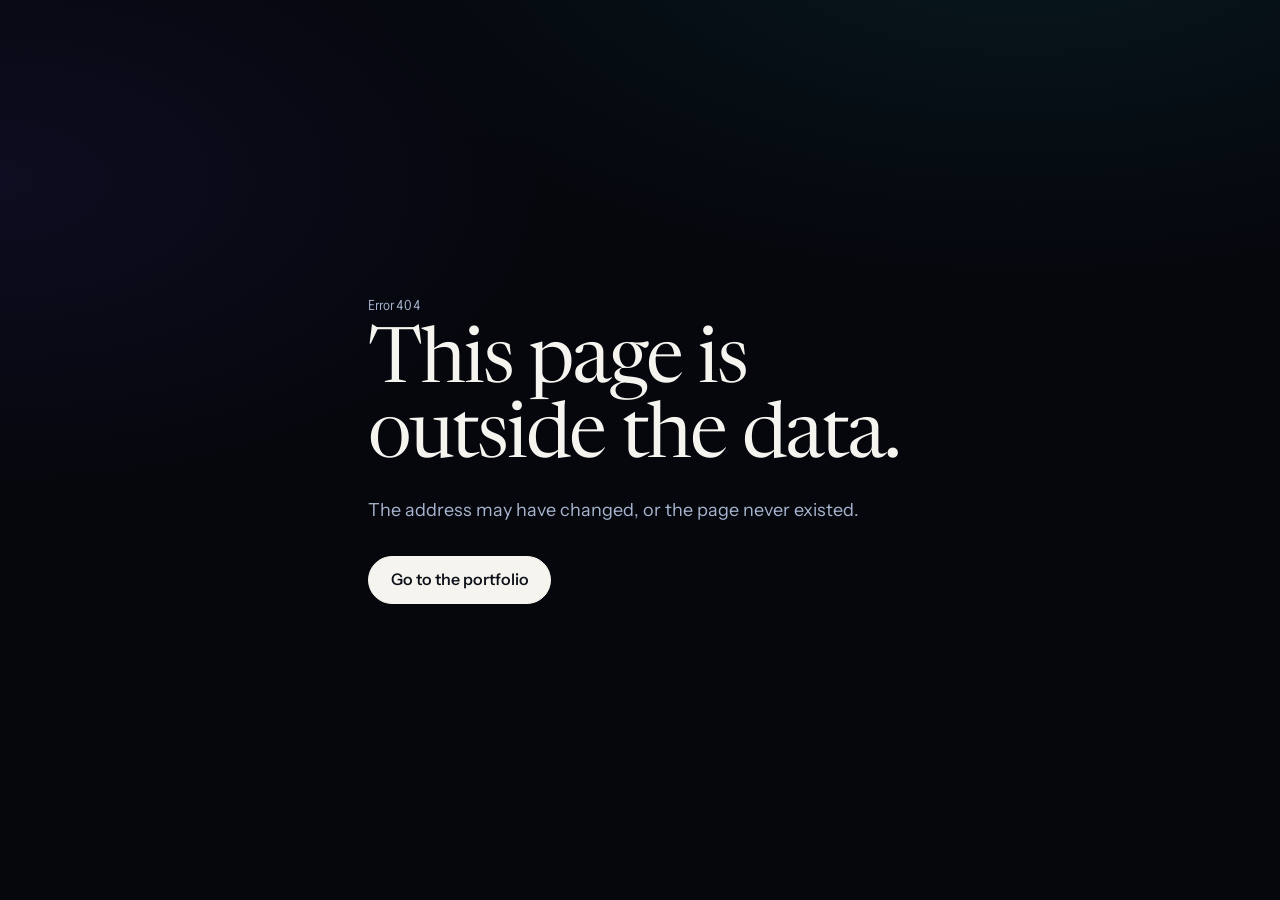
<file: 404/index.html>
<!DOCTYPE html><html lang="en" class="VvfJia_variable _0W2tvq_variable" data-mode="list" data-stage="flat"><head><meta charSet="utf-8"/><meta name="viewport" content="width=device-width, initial-scale=1"/><link rel="stylesheet" href="/_next/static/chunks/23n698w-kn-mo.css" data-precedence="next"/><link rel="preload" as="script" fetchPriority="low" href="/_next/static/chunks/0wfurka9errm3.js"/><script src="/_next/static/chunks/0hhb7vbvlw3bd.js" async=""></script><script src="/_next/static/chunks/39_j1bdzreq0m.js" async=""></script><script src="/_next/static/chunks/turbopack-2u1d16houkiyo.js" async=""></script><script src="/_next/static/chunks/3qfy96eoyh-ek.js" async=""></script><meta name="robots" content="noindex"/><meta name="theme-color" content="#0c1018"/><meta name="color-scheme" content="dark light"/><title>Sahand Yousefi · Data Scientist</title><meta name="description" content="Sahand Yousefi is a data scientist working on fraud and risk, forecasting, pricing and explainable machine learning. Selected projects, an interactive modeling lab, experience and résumé."/><meta name="application-name" content="Sahand Yousefi"/><link rel="author" href="https://www.linkedin.com/in/sahand-yousefi"/><meta name="author" content="Sahand Yousefi"/><meta name="keywords" content="Sahand Yousefi,Data Scientist,Machine Learning,Fraud Detection,Risk Analytics,Forecasting,Explainable AI,A/B Testing,Anti-Money Laundering"/><meta name="creator" content="Sahand Yousefi"/><meta name="robots" content="index, follow"/><link rel="canonical" href="https://sahandyousefi.github.io/"/><meta name="format-detection" content="telephone=no, address=no, email=no"/><meta property="og:title" content="Sahand Yousefi · Data Scientist"/><meta property="og:description" content="Sahand Yousefi is a data scientist working on fraud and risk, forecasting, pricing and explainable machine learning. Selected projects, an interactive modeling lab, experience and résumé."/><meta property="og:url" content="https://sahandyousefi.github.io/"/><meta property="og:site_name" content="Sahand Yousefi"/><meta property="og:locale" content="en_US"/><meta property="og:image" content="https://sahandyousefi.github.io/og.png"/><meta property="og:image:width" content="1200"/><meta property="og:image:height" content="630"/><meta property="og:image:alt" content="Sahand Yousefi, Data Scientist: machine learning for high-stakes decisions."/><meta property="og:type" content="profile"/><meta property="profile:first_name" content="Sahand"/><meta property="profile:last_name" content="Yousefi"/><meta name="twitter:card" content="summary_large_image"/><meta name="twitter:title" content="Sahand Yousefi · Data Scientist"/><meta name="twitter:description" content="Sahand Yousefi is a data scientist working on fraud and risk, forecasting, pricing and explainable machine learning. Selected projects, an interactive modeling lab, experience and résumé."/><meta name="twitter:image" content="https://sahandyousefi.github.io/og.png"/><meta name="twitter:image:alt" content="Sahand Yousefi, Data Scientist: machine learning for high-stakes decisions."/><meta name="twitter:image:width" content="1200"/><meta name="twitter:image:height" content="630"/><link rel="icon" href="/icon.svg?icon.36lf2xedia7t0.svg" sizes="any" type="image/svg+xml"/><meta name="next-size-adjust" content=""/><script>(function(){var d=document.documentElement;d.classList.add('js');var m='list';var s=null;try{s=localStorage.getItem('orbit:view');}catch(e){}var r=/[/]resume([/](index[.]html)?)?$/.test(location.pathname);if(s!=='list'&&!r){try{var c=document.createElement('canvas');var g=c.getContext('webgl2')||c.getContext('webgl');if(g){m='model';var x=g.getExtension('WEBGL_lose_context');if(x)x.loseContext();}}catch(e){}}d.dataset.mode=m;d.dataset.stage=m==='list'?'flat':'3d';})();</script><script src="/_next/static/chunks/0cz1d0mv5g_q7.js" noModule=""></script></head><body data-theme="night"><div hidden=""><!--$--><!--/$--></div><main class="shell grid min-h-screen place-items-center py-24"><script>document.documentElement.dataset.mode='list';document.documentElement.dataset.stage='flat';</script><div class="max-w-[34rem]"><p class="data text-muted">Error 404</p><h1 class="h2 mt-3">This page is outside the data.</h1><p class="lede mt-5 text-muted">The address may have changed, or the page never existed.</p><a href="/" class="btn btn-solid mt-8">Go to the portfolio</a></div></main><!--$--><!--/$--><script type="application/ld+json">{"@context":"https://schema.org","@type":"Person","name":"Sahand Yousefi","jobTitle":"Data Scientist","description":"Data scientist with four years of fraud detection, forecasting and pricing work on more than 10 million payments, and published research on explainable AI.","url":"https://sahandyousefi.github.io","sameAs":["https://www.linkedin.com/in/sahand-yousefi","https://github.com/sahandyousefi","https://scholar.google.com/citations?user=rmZxieUAAAAJ&hl=en"],"address":{"@type":"PostalAddress","addressCountry":"US"},"worksFor":{"@type":"Organization","name":"HomeWAV"},"alumniOf":[{"@type":"CollegeOrUniversity","name":"Clark University"},{"@type":"CollegeOrUniversity","name":"Azad University"}],"knowsAbout":["Machine learning","Fraud detection","Anomaly detection","Time-series forecasting","A/B testing","Pricing optimization","Explainable AI","Python","SQL"]}</script><script id="_R_">(globalThis["TURBOPACK"] || (globalThis["TURBOPACK"] = [])).push({"otherChunks":["static/chunks/0wfurka9errm3.js","static/chunks/0hhb7vbvlw3bd.js","static/chunks/39_j1bdzreq0m.js"],"runtimeModuleIds":[94553]});</script><script src="/_next/static/chunks/0wfurka9errm3.js" async=""></script><script>(self.__next_f=self.__next_f||[]).push([0])</script><script>self.__next_f.push([1,"1:\"$Sreact.fragment\"\n2:\"/_next/static/chunks/3qfy96eoyh-ek.js\"\n3:I[39756,[\"$2\"],\"default\"]\n4:I[37457,[\"$2\"],\"default\"]\n8:I[97367,[\"$2\"],\"OutletBoundary\"]\n9:\"$Sreact.suspense\"\nb:\"ViewportBoundary\"\nc:I[97367,[\"$2\"],\"$b\"]\ne:\"MetadataBoundary\"\nf:I[97367,[\"$2\"],\"$e\"]\n11:I[68027,[\"$2\"],\"default\",1]\n:HL[\"/_next/static/chunks/23n698w-kn-mo.css\",\"style\"]\n6:X\n7:[[\"children\",{\"s\":\"__PAGE__\",\"h\":512,\"d\":{\"r\":[\"$\",\"$1\",\"c\",{\"children\":[[\"$\",\"main\",null,{\"className\":\"shell grid min-h-screen place-items-center py-24\",\"children\":[[\"$\",\"script\",null,{\"dangerouslySetInnerHTML\":{\"__html\":\"document.documentElement.dataset.mode='list';document.documentElement.dataset.stage='flat';\"}}],[\"$\",\"div\",null,{\"className\":\"max-w-[34rem]\",\"children\":[[\"$\",\"p\",null,{\"className\":\"data text-muted\",\"children\":\"Error 404\"}],[\"$\",\"h1\",null,{\"className\":\"h2 mt-3\",\"children\":\"This page is outside the data.\"}],[\"$\",\"p\",null,{\"className\":\"lede mt-5 text-muted\",\"children\":\"The address may have changed, or the page never existed.\"}],[\"$\",\"a\",null,{\"href\":\"/\",\"className\":\"btn btn-solid mt-8\",\"children\":\"Go to the portfolio\"}]]}]]}],null,[\"$\",\"$L8\",null,{\"children\":[\"$\",\"$9\",null,{\"name\":\"Next.MetadataOutlet\",\"children\":\"$@a\"}]}]]}],\"p\":false,\"v\":null}}]]\n5:[[\"children\",{\"s\":\"/_not-found\",\"h\":512,\"d\":{\"r\":[\"$\",\"$1\",\"c\",{\"children\":[null,[\"$\",\"$L3\",null,{\"parallelRouterKey\":\"children\",\"error\":\"$undefined\",\"errorStyles\":\"$undefined\",\"errorScripts\":\"$undefined\",\"template\":[\"$\",\"$L4\",null,{}],\"templateStyles\":\"$undefined\",\"templateScripts\":\"$undefined\",\"notFound\":\"$undefined\",\"forbidden\":\"$undefined\",\"unauthorized\":\"$undefined\"}]]}],\"p\":false,\"v\":\"$6\"},\"c\":\"$Q7\"}]]\n0:{\"P\":null,\"c\":[\"\",\"_not-found\",\"\"],\"q\":\"\",\"i\":false,\"t\":{\"t\":{\"s\":\"\",\"h\":528,\"d\":{\"r\":[\"$\",\"$1\",\"c\",{\"children\":[[[\"$\",\"link\",\"0\",{\"rel\":\"stylesheet\",\"href\":\"/_next/static/chunks/23n698w-kn-mo.css\",\"precedence\":\"next\",\"crossOrigin\":\"$undefined\",\"nonce\":\"$undefined\"}],[\"$\",\"script\",\"script-0\",{\"src\":\"/_next/static/chunks/3qfy96eoyh-ek.js\",\"async\":true,\"nonce\":\"$undefined\"}]],[\"$\",\"html\",null,{\"lang\":\"en\",\"className\":\"VvfJia_variable _0W2tvq_variable\",\"data-mode\":\"list\",\"data-stage\":\"flat\",\"suppressHydrationWarning\":true,\"children\":[[\"$\",\"head\",null,{\"children\":[\"$\",\"script\",null,{\"dangerouslySetInnerHTML\":{\"__html\":\"(function(){var d=document.documentElement;d.classList.add('js');var m='list';var s=null;try{s=localStorage.getItem('orbit:view');}catch(e){}var r=/[/]resume([/](index[.]html)?)?$/.test(location.pathname);if(s!=='list'\u0026\u0026!r){try{var c=document.createElement('canvas');var g=c.getContext('webgl2')||c.getContext('webgl');if(g){m='model';var x=g.getExtension('WEBGL_lose_context');if(x)x.loseContext();}}catch(e){}}d.dataset.mode=m;d.dataset.stage=m==='list'?'flat':'3d';})();\"}}]}],[\"$\",\"body\",null,{\"data-theme\":\"night\",\"children\":[[\"$\",\"$L3\",null,{\"parallelRouterKey\":\"children\",\"error\":\"$undefined\",\"errorStyles\":\"$undefined\",\"errorScripts\":\"$undefined\",\"template\":[\"$\",\"$L4\",null,{}],\"templateStyles\":\"$undefined\",\"templateScripts\":\"$undefined\",\"notFound\":[[\"$\",\"main\",null,{\"className\":\"shell grid min-h-screen place-items-center py-24\",\"children\":[[\"$\",\"script\",null,{\"dangerouslySetInnerHTML\":{\"__html\":\"document.documentElement.dataset.mode='list';document.documentElement.dataset.stage='flat';\"}}],[\"$\",\"div\",null,{\"className\":\"max-w-[34rem]\",\"children\":[[\"$\",\"p\",null,{\"className\":\"data text-muted\",\"children\":\"Error 404\"}],[\"$\",\"h1\",null,{\"className\":\"h2 mt-3\",\"children\":\"This page is outside the data.\"}],[\"$\",\"p\",null,{\"className\":\"lede mt-5 text-muted\",\"children\":\"The address may have changed, or the page never existed.\"}],[\"$\",\"a\",null,{\"href\":\"/\",\"className\":\"btn btn-solid mt-8\",\"children\":\"Go to the portfolio\"}]]}]]}],[]],\"forbidden\":\"$undefined\",\"unauthorized\":\"$undefined\"}],[\"$\",\"script\",null,{\"type\":\"application/ld+json\",\"dangerouslySetInnerHTML\":{\"__html\":\"{\\\"@context\\\":\\\"https://schema.org\\\",\\\"@type\\\":\\\"Person\\\",\\\"name\\\":\\\"Sahand Yousefi\\\",\\\"jobTitle\\\":\\\"Data Scientist\\\",\\\"description\\\":\\\"Data scientist with four years of fraud detection, forecasting and pricing work on more than 10 million payments, and published research on explainable AI.\\\",\\\"url\\\":\\\"https://sahandyousefi.github.io\\\",\\\"sameAs\\\":[\\\"https://www.linkedin.com/in/sahand-yousefi\\\",\\\"https://github.com/sahandyousefi\\\",\\\"https://scholar.google.com/citations?user=rmZxieUAAAAJ\u0026hl=en\\\"],\\\"address\\\":{\\\"@type\\\":\\\"PostalAddress\\\",\\\"addressCountry\\\":\\\"US\\\"},\\\"worksFor\\\":{\\\"@type\\\":\\\"Organization\\\",\\\"name\\\":\\\"HomeWAV\\\"},\\\"alumniOf\\\":[{\\\"@type\\\":\\\"CollegeOrUniversity\\\",\\\"name\\\":\\\"Clark University\\\"},{\\\"@type\\\":\\\"CollegeOrUniversity\\\",\\\"name\\\":\\\"Azad University\\\"}],\\\"knowsAbout\\\":[\\\"Machine learning\\\",\\\"Fraud detection\\\",\\\"Anomaly detection\\\",\\\"Time-series forecasting\\\",\\\"A/B testing\\\",\\\"Pricing optimization\\\",\\\"Explainable AI\\\",\\\"Python\\\",\\\"SQL\\\"]}\"}}]]}]]}]]}],\"p\":false,\"v\":null},\"c\":\"$Q5\"},\"h\":{\"r\":[\"$\",\"$1\",\"h\",{\"children\":[[\"$\",\"meta\",null,{\"name\":\"robots\",\"content\":\"noindex\"}],[\"$\",\"$Lc\",null,{\"children\":\"$Ld\"}],[\"$\",\"$Lf\",null,{\"children\":[[\"$\",\"div\",null,{\"hidden\":true,\"children\":[\"$\",\"$9\",null,{\"name\":\"Next.Metadata\",\"children\":\"$L10\"}]}],null]}],[\"$\",\"meta\",null,{\"name\":\"next-size-adjust\",\"content\":\"\"}]]}],\"p\":false,\"v\":null}},\"m\":\"$undefined\",\"G\":[\"$11\",[[\"$\",\"link\",\"0\",{\"rel\":\"stylesheet\",\"href\":\"/_next/static/chunks/23n698w-kn-mo.css\",\"precedence\":\"next\",\"crossOrigin\":\"$undefined\",\"nonce\":\"$undefined\"}]]],\"S\":true,\"r\":\"$undefined\",\"s\":\"$undefined\",\"a\":\"$undefined\",\"l\":\"$undefined\",\"p\":\"$undefined\",\"d\":\"$undefined\",\"b\":\"xVa8_rP57soKznEQA91bm\"}\n6:C\nd:[[\"$\",\"meta\",\"0\",{\"charSet\":\"utf-8\"}],[\"$\",\"meta\",\"1\",{\"name\":\"viewport\",\"content\":\"width=device-width, initial-scale=1\"}],[\"$\",\"meta\",\"2\",{\"name\":\"theme-color\",\"content\":\"#0c1018\"}],[\"$\",\"meta\",\"3\",{\"name\":\"color-scheme\",\"content\":\"dark light\"}]]\n12:I[27201,[\"$2\"],\"IconMark\"]\na:null\n10:[[\"$\",\"title\",\"0\",{\"children\":\"Sahand Yousefi · Data Scientist\"}],[\"$\",\"meta\",\"1\",{\"name\":\"description\",\"content\":\"Sahand Yousefi is a data scientist working on fraud and risk, forecasting, pricing and explainable machine learning. Selected projects, an interactive modeling lab, experience and résumé.\"}],[\"$\",\"meta\",\"2\",{\"name\":\"application-name\",\"content\":\"Sahand Yousefi\"}],[\"$\",\"link\",\"3\",{\"rel\":\"author\",\"href\":\"https://www.linkedin.com/in/sahand-yousefi\"}],[\"$\",\"meta\",\"4\",{\"name\":\"author\",\"content\":\"Sahand Yousefi\"}],[\"$\",\"meta\",\"5\",{\"name\":\"keywords\",\"content\":\"Sahand Yousefi,Data Scientist,Machine Learning,Fraud Detection,Risk Analytics,Forecasting,Explainable AI,A/B Testing,Anti-Money Laundering\"}],[\"$\",\"meta\",\"6\",{\"name\":\"creator\",\"content\":\"Sahand Yousefi\"}],[\"$\",\"meta\",\"7\",{\"name\":\"robots\",\"content\":\"index, follow\"}],[\"$\",\"link\",\"8\",{\"rel\":\"canonical\",\"href\":\"https://sahandyousefi.github.io/\"}],[\"$\",\"meta\",\"9\",{\"name\":\"format-detection\",\"content\":\"telephone=no, address=no, email=no\"}],[\"$\",\"meta\",\"10\",{\"property\":\"og:title\",\"content\":\"Sahand Yousefi · Data Scientist\"}],[\"$\",\"meta\",\"11\",{\"property\":\"og:description\",\"content\":\"Sahand Yousefi is a data scientist working on fraud and risk, forecasting, pricing and explainable machine learning. Selected projects, an interactive modeling lab, experience and résumé.\"}],[\"$\",\"meta\",\"12\",{\"property\":\"og:url\",\"content\":\"https://sahandyousefi.github.io/\"}],[\"$\",\"meta\",\"13\",{\"property\":\"og:site_name\",\"content\":\"Sahand Yousefi\"}],[\"$\",\"meta\",\"14\",{\"property\":\"og:locale\",\"content\":\"en_US\"}],[\"$\",\"meta\",\"15\",{\"property\":\"og:image\",\"content\":\"https://sahandyousefi.github.io/og.png\"}],[\"$\",\"meta\",\"16\",{\"property\":\"og:image:width\",\"content\":\"1200\"}],[\"$\",\"meta\",\"17\",{\"property\":\"og:image:height\",\"content\":\"630\"}],[\"$\",\"meta\",\"18\",{\"property\":\"og:image:alt\",\"content\":\"Sahand Yousefi, Data Scientist: machine learning for high-stakes decisions.\"}],[\"$\",\"meta\",\"19\",{\"property\":\"og:type\",\"content\":\"profile\"}],[\"$\",\"meta\",\"20\",{\"property\":\"profile:first_name\",\"content\":\"Sahand\"}],[\"$\",\"meta\",\"21\",{\"property\":\"profile:last_name\",\"content\":\"Yousefi\"}],[\"$\",\"meta\",\"22\",{\"name\":\"twitter:card\",\"content\":\"summary_large_image\"}],[\"$\",\"meta\",\"23\",{\"name\":\"twitter:title\",\"content\":\"Sahand Yousefi · Data Scientist\"}],[\"$\",\"meta\",\"24\",{\"name\":\"twitter:description\",\"content\":\"Sahand Yousefi is a data scientist working on fraud and risk, forecasting, pricing and explainable machine learning. Selected projects, an interactive modeling lab, experience and résumé.\"}],[\"$\",\"meta\",\"25\",{\"name\":\"twitter:image\",\"content\":\"https://sahandyousefi.github.io/og.png\"}],[\"$\",\"meta\",\"26\",{\"name\":\"twitter:image:alt\",\"content\":\"Sahand Yousefi, Data Scientist: machine learning for high-stakes decisions.\"}],[\"$\",\"meta\",\"27\",{\"name\":\"twitter:image:width\",\"content\":\"1200\"}],[\"$\",\"meta\",\"28\",{\"name\":\"twitter:image:height\",\"content\":\"630\"}],[\"$\",\"link\",\"29\",{\"rel\":\"icon\",\"href\":\"/icon.svg?icon.36lf2xedia7t0.svg\",\"sizes\":\"any\",\"type\":\"image/svg+xml\"}],[\"$\",\"$L12\",\"30\",{}]]\n"])</script></body></html>
</file>
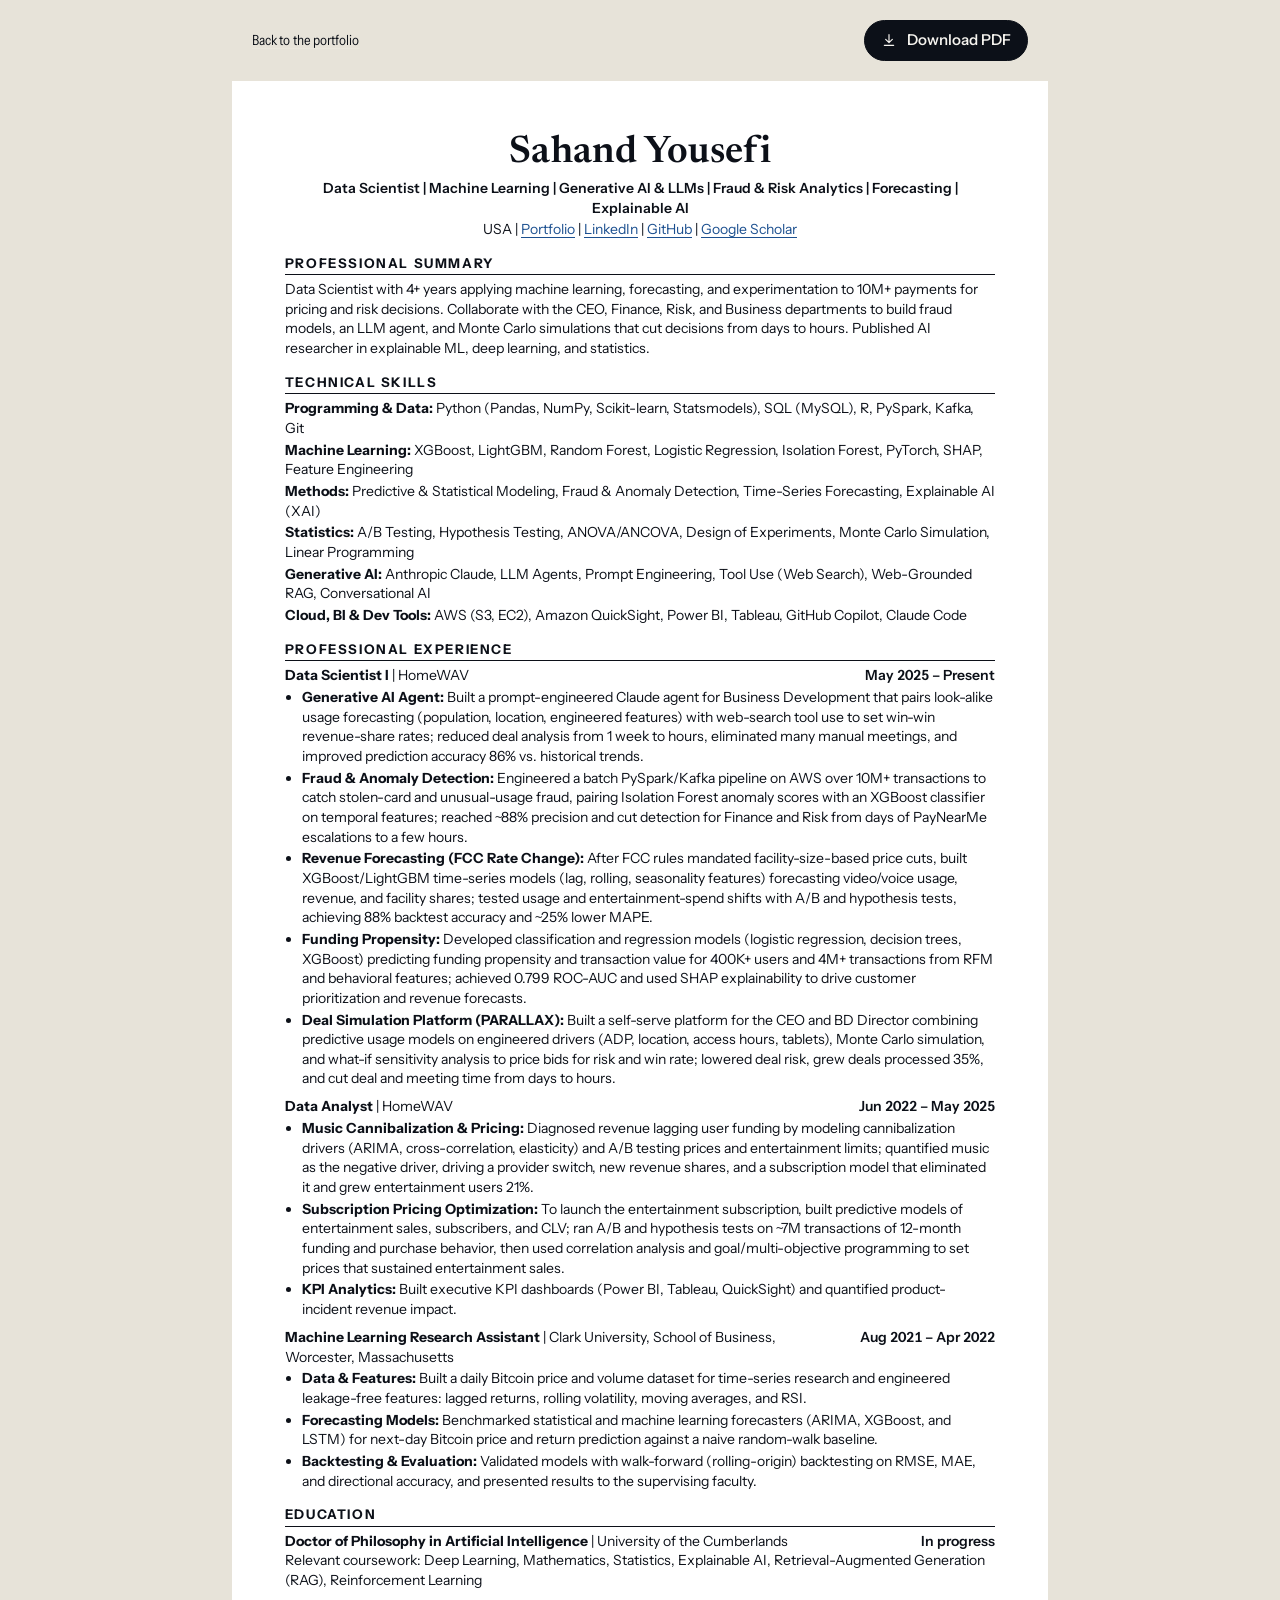
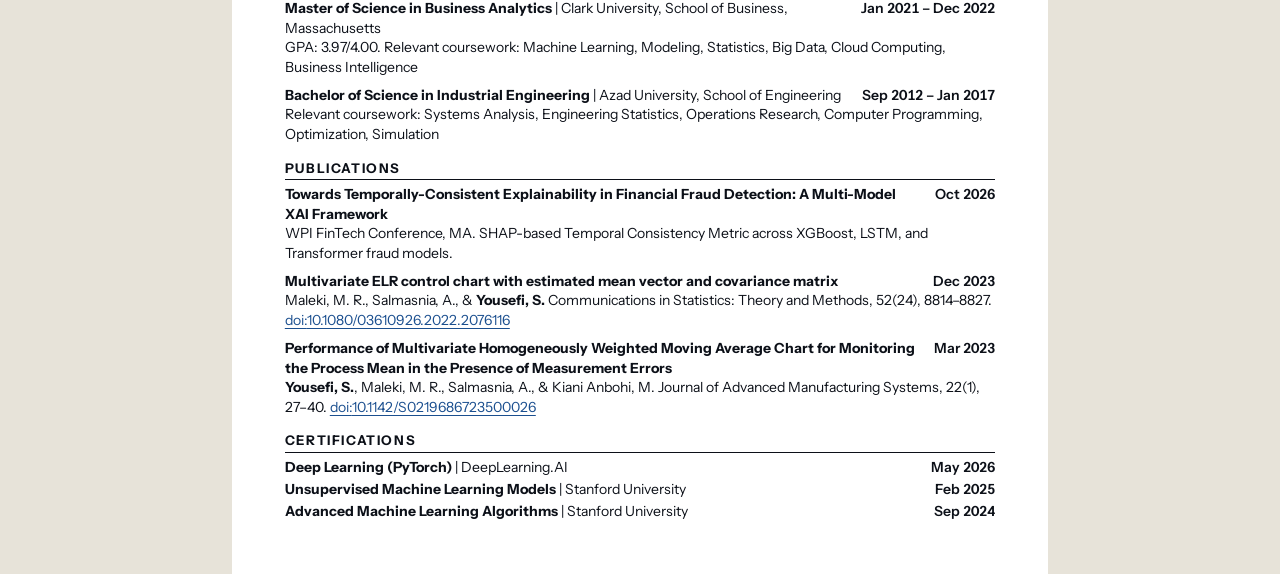
<file: resume/index.html>
<!DOCTYPE html><html lang="en" class="VvfJia_variable _0W2tvq_variable" data-mode="list" data-stage="flat"><head><meta charSet="utf-8"/><meta name="viewport" content="width=device-width, initial-scale=1"/><link rel="preload" href="/_next/static/media/instrument_sans_latin_wdth_normal-s.p.09r36lua6-1z2.woff2" as="font" crossorigin="" type="font/woff2"/><link rel="preload" href="/_next/static/media/newsreader_latin_opsz_normal-s.p.0dc79pquxokce.woff2" as="font" crossorigin="" type="font/woff2"/><link rel="stylesheet" href="/_next/static/chunks/23n698w-kn-mo.css" data-precedence="next"/><link rel="preload" as="script" fetchPriority="low" href="/_next/static/chunks/0wfurka9errm3.js"/><script src="/_next/static/chunks/0hhb7vbvlw3bd.js" async=""></script><script src="/_next/static/chunks/39_j1bdzreq0m.js" async=""></script><script src="/_next/static/chunks/turbopack-2u1d16houkiyo.js" async=""></script><script src="/_next/static/chunks/3qfy96eoyh-ek.js" async=""></script><meta name="theme-color" content="#0c1018"/><meta name="color-scheme" content="dark light"/><title>Résumé · Sahand Yousefi</title><meta name="description" content="Résumé of Sahand Yousefi, Data Scientist."/><meta name="application-name" content="Sahand Yousefi"/><link rel="author" href="https://www.linkedin.com/in/sahand-yousefi"/><meta name="author" content="Sahand Yousefi"/><meta name="keywords" content="Sahand Yousefi,Data Scientist,Machine Learning,Fraud Detection,Risk Analytics,Forecasting,Explainable AI,A/B Testing,Anti-Money Laundering"/><meta name="creator" content="Sahand Yousefi"/><meta name="robots" content="index, follow"/><link rel="canonical" href="https://sahandyousefi.github.io/resume/"/><meta name="format-detection" content="telephone=no, address=no, email=no"/><meta property="og:title" content="Sahand Yousefi · Data Scientist"/><meta property="og:description" content="Sahand Yousefi is a data scientist working on fraud and risk, forecasting, pricing and explainable machine learning. Selected projects, an interactive modeling lab, experience and résumé."/><meta property="og:url" content="https://sahandyousefi.github.io/"/><meta property="og:site_name" content="Sahand Yousefi"/><meta property="og:locale" content="en_US"/><meta property="og:image" content="https://sahandyousefi.github.io/og.png"/><meta property="og:image:width" content="1200"/><meta property="og:image:height" content="630"/><meta property="og:image:alt" content="Sahand Yousefi, Data Scientist: machine learning for high-stakes decisions."/><meta property="og:type" content="profile"/><meta property="profile:first_name" content="Sahand"/><meta property="profile:last_name" content="Yousefi"/><meta name="twitter:card" content="summary_large_image"/><meta name="twitter:title" content="Sahand Yousefi · Data Scientist"/><meta name="twitter:description" content="Sahand Yousefi is a data scientist working on fraud and risk, forecasting, pricing and explainable machine learning. Selected projects, an interactive modeling lab, experience and résumé."/><meta name="twitter:image" content="https://sahandyousefi.github.io/og.png"/><meta name="twitter:image:alt" content="Sahand Yousefi, Data Scientist: machine learning for high-stakes decisions."/><meta name="twitter:image:width" content="1200"/><meta name="twitter:image:height" content="630"/><link rel="icon" href="/icon.svg?icon.36lf2xedia7t0.svg" sizes="any" type="image/svg+xml"/><meta name="next-size-adjust" content=""/><script>(function(){var d=document.documentElement;d.classList.add('js');var m='list';var s=null;try{s=localStorage.getItem('orbit:view');}catch(e){}var r=/[/]resume([/](index[.]html)?)?$/.test(location.pathname);if(s!=='list'&&!r){try{var c=document.createElement('canvas');var g=c.getContext('webgl2')||c.getContext('webgl');if(g){m='model';var x=g.getExtension('WEBGL_lose_context');if(x)x.loseContext();}}catch(e){}}d.dataset.mode=m;d.dataset.stage=m==='list'?'flat':'3d';})();</script><script src="/_next/static/chunks/0cz1d0mv5g_q7.js" noModule=""></script></head><body data-theme="night"><div hidden=""><!--$--><!--/$--></div><main class="resume-page"><div class="no-print mx-auto flex max-w-[8.5in] items-center justify-between gap-4 px-5 py-5"><a href="/" class="link data">Back to the portfolio</a><a href="/resume/Sahand-Yousefi-Resume.pdf" download="Sahand-Yousefi-Resume.pdf" class="btn !min-h-10 border-[#0c1018] bg-[#0c1018] !px-4 !text-[0.9375rem] text-[#f6f4ef]"><svg width="16" height="16" viewBox="0 0 24 24" fill="none" aria-hidden="true" focusable="false" stroke="currentColor" stroke-width="1.75" stroke-linecap="round" stroke-linejoin="round"><path d="M12 4v11M7 11l5 5 5-5M5 20h14"></path></svg>Download PDF</a></div><div class="resume-paper"><article class="resume"><header><h1>Sahand Yousefi</h1><p class="resume-tagline">Data Scientist | Machine Learning | Generative AI &amp; LLMs | Fraud &amp; Risk Analytics | Forecasting | Explainable AI</p><p class="resume-contact"><span>USA</span><span> | <a href="https://sahandyousefi.github.io" target="_blank" rel="noopener noreferrer">Portfolio</a></span><span> | <a href="https://www.linkedin.com/in/sahand-yousefi" target="_blank" rel="noopener noreferrer">LinkedIn</a></span><span> | <a href="https://github.com/sahandyousefi" target="_blank" rel="noopener noreferrer">GitHub</a></span><span> | <a href="https://scholar.google.com/citations?user=rmZxieUAAAAJ&amp;hl=en" target="_blank" rel="noopener noreferrer">Google Scholar</a></span></p></header><section><h2>Professional Summary</h2><p>Data Scientist with 4+ years applying machine learning, forecasting, and experimentation to 10M+ payments for pricing and risk decisions. Collaborate with the CEO, Finance, Risk, and Business departments to build fraud models, an LLM agent, and Monte Carlo simulations that cut decisions from days to hours. Published AI researcher in explainable ML, deep learning, and statistics.</p></section><section><h2>Technical Skills</h2><ul class="resume-plain"><li><strong>Programming &amp; Data<!-- -->:</strong> <!-- -->Python (Pandas, NumPy, Scikit-learn, Statsmodels), SQL (MySQL), R, PySpark, Kafka, Git</li><li><strong>Machine Learning<!-- -->:</strong> <!-- -->XGBoost, LightGBM, Random Forest, Logistic Regression, Isolation Forest, PyTorch, SHAP, Feature Engineering</li><li><strong>Methods<!-- -->:</strong> <!-- -->Predictive &amp; Statistical Modeling, Fraud &amp; Anomaly Detection, Time-Series Forecasting, Explainable AI (XAI)</li><li><strong>Statistics<!-- -->:</strong> <!-- -->A/B Testing, Hypothesis Testing, ANOVA/ANCOVA, Design of Experiments, Monte Carlo Simulation, Linear Programming</li><li><strong>Generative AI<!-- -->:</strong> <!-- -->Anthropic Claude, LLM Agents, Prompt Engineering, Tool Use (Web Search), Web-Grounded RAG, Conversational AI</li><li><strong>Cloud, BI &amp; Dev Tools<!-- -->:</strong> <!-- -->AWS (S3, EC2), Amazon QuickSight, Power BI, Tableau, GitHub Copilot, Claude Code</li></ul></section><section><h2>Professional Experience</h2><div class="resume-entry"><p class="resume-row"><span><strong>Data Scientist I</strong> | <!-- -->HomeWAV</span><span class="resume-dates">May 2025 – Present</span></p><ul><li><strong>Generative AI Agent<!-- -->:</strong> <!-- -->Built a prompt-engineered Claude agent for Business Development that pairs look-alike usage forecasting (population, location, engineered features) with web-search tool use to set win-win revenue-share rates; reduced deal analysis from 1 week to hours, eliminated many manual meetings, and improved prediction accuracy 86% vs. historical trends.</li><li><strong>Fraud &amp; Anomaly Detection<!-- -->:</strong> <!-- -->Engineered a batch PySpark/Kafka pipeline on AWS over 10M+ transactions to catch stolen-card and unusual-usage fraud, pairing Isolation Forest anomaly scores with an XGBoost classifier on temporal features; reached ~88% precision and cut detection for Finance and Risk from days of PayNearMe escalations to a few hours.</li><li><strong>Revenue Forecasting (FCC Rate Change)<!-- -->:</strong> <!-- -->After FCC rules mandated facility-size-based price cuts, built XGBoost/LightGBM time-series models (lag, rolling, seasonality features) forecasting video/voice usage, revenue, and facility shares; tested usage and entertainment-spend shifts with A/B and hypothesis tests, achieving 88% backtest accuracy and ~25% lower MAPE.</li><li><strong>Funding Propensity<!-- -->:</strong> <!-- -->Developed classification and regression models (logistic regression, decision trees, XGBoost) predicting funding propensity and transaction value for 400K+ users and 4M+ transactions from RFM and behavioral features; achieved 0.799 ROC-AUC and used SHAP explainability to drive customer prioritization and revenue forecasts.</li><li><strong>Deal Simulation Platform (PARALLAX)<!-- -->:</strong> <!-- -->Built a self-serve platform for the CEO and BD Director combining predictive usage models on engineered drivers (ADP, location, access hours, tablets), Monte Carlo simulation, and what-if sensitivity analysis to price bids for risk and win rate; lowered deal risk, grew deals processed 35%, and cut deal and meeting time from days to hours.</li></ul></div><div class="resume-entry"><p class="resume-row"><span><strong>Data Analyst</strong> | <!-- -->HomeWAV</span><span class="resume-dates">Jun 2022 – May 2025</span></p><ul><li><strong>Music Cannibalization &amp; Pricing<!-- -->:</strong> <!-- -->Diagnosed revenue lagging user funding by modeling cannibalization drivers (ARIMA, cross-correlation, elasticity) and A/B testing prices and entertainment limits; quantified music as the negative driver, driving a provider switch, new revenue shares, and a subscription model that eliminated it and grew entertainment users 21%.</li><li><strong>Subscription Pricing Optimization<!-- -->:</strong> <!-- -->To launch the entertainment subscription, built predictive models of entertainment sales, subscribers, and CLV; ran A/B and hypothesis tests on ~7M transactions of 12-month funding and purchase behavior, then used correlation analysis and goal/multi-objective programming to set prices that sustained entertainment sales.</li><li><strong>KPI Analytics<!-- -->:</strong> <!-- -->Built executive KPI dashboards (Power BI, Tableau, QuickSight) and quantified product-incident revenue impact.</li></ul></div><div class="resume-entry"><p class="resume-row"><span><strong>Machine Learning Research Assistant</strong> | <!-- -->Clark University, School of Business, Worcester, Massachusetts</span><span class="resume-dates">Aug 2021 – Apr 2022</span></p><ul><li><strong>Data &amp; Features<!-- -->:</strong> <!-- -->Built a daily Bitcoin price and volume dataset for time-series research and engineered leakage-free features: lagged returns, rolling volatility, moving averages, and RSI.</li><li><strong>Forecasting Models<!-- -->:</strong> <!-- -->Benchmarked statistical and machine learning forecasters (ARIMA, XGBoost, and LSTM) for next-day Bitcoin price and return prediction against a naive random-walk baseline.</li><li><strong>Backtesting &amp; Evaluation<!-- -->:</strong> <!-- -->Validated models with walk-forward (rolling-origin) backtesting on RMSE, MAE, and directional accuracy, and presented results to the supervising faculty.</li></ul></div></section><section><h2>Education</h2><div class="resume-entry"><p class="resume-row"><span><strong>Doctor of Philosophy in Artificial Intelligence</strong> | <!-- -->University of the Cumberlands</span><span class="resume-dates">In progress</span></p><p>Relevant coursework: Deep Learning, Mathematics, Statistics, Explainable AI, Retrieval-Augmented Generation (RAG), Reinforcement Learning</p></div><div class="resume-entry"><p class="resume-row"><span><strong>Master of Science in Business Analytics</strong> | <!-- -->Clark University, School of Business, Massachusetts</span><span class="resume-dates">Jan 2021 – Dec 2022</span></p><p>GPA: 3.97/4.00. Relevant coursework: Machine Learning, Modeling, Statistics, Big Data, Cloud Computing, Business Intelligence</p></div><div class="resume-entry"><p class="resume-row"><span><strong>Bachelor of Science in Industrial Engineering</strong> | <!-- -->Azad University, School of Engineering</span><span class="resume-dates">Sep 2012 – Jan 2017</span></p><p>Relevant coursework: Systems Analysis, Engineering Statistics, Operations Research, Computer Programming, Optimization, Simulation</p></div></section><section><h2>Publications</h2><div class="resume-entry"><p class="resume-row"><strong>Towards Temporally-Consistent Explainability in Financial Fraud Detection: A Multi-Model XAI Framework</strong><span class="resume-dates">Oct 2026</span></p><p><em>WPI FinTech Conference, MA</em>.<!-- --> SHAP-based Temporal Consistency Metric across XGBoost, LSTM, and Transformer fraud models.</p></div><div class="resume-entry"><p class="resume-row"><strong>Multivariate ELR control chart with estimated mean vector and covariance matrix</strong><span class="resume-dates">Dec 2023</span></p><p>Maleki, M. R., Salmasnia, A., &amp; <strong>Yousefi, S.</strong> <em>Communications in Statistics: Theory and Methods</em>, 52(24), 8814–8827<!-- -->.<!-- --> <a href="https://doi.org/10.1080/03610926.2022.2076116" target="_blank" rel="noopener noreferrer">doi:<!-- -->10.1080/03610926.2022.2076116</a></p></div><div class="resume-entry"><p class="resume-row"><strong>Performance of Multivariate Homogeneously Weighted Moving Average Chart for Monitoring the Process Mean in the Presence of Measurement Errors</strong><span class="resume-dates">Mar 2023</span></p><p><strong>Yousefi, S.</strong>, Maleki, M. R., Salmasnia, A., &amp; Kiani Anbohi, M.<!-- --> <em>Journal of Advanced Manufacturing Systems</em>, 22(1), 27–40<!-- -->.<!-- --> <a href="https://doi.org/10.1142/S0219686723500026" target="_blank" rel="noopener noreferrer">doi:<!-- -->10.1142/S0219686723500026</a></p></div></section><section><h2>Certifications</h2><ul class="resume-plain"><li class="resume-row"><span><strong>Deep Learning (PyTorch)</strong> | <!-- -->DeepLearning.AI</span><span class="resume-dates">May 2026</span></li><li class="resume-row"><span><strong>Unsupervised Machine Learning Models</strong> | <!-- -->Stanford University</span><span class="resume-dates">Feb 2025</span></li><li class="resume-row"><span><strong>Advanced Machine Learning Algorithms</strong> | <!-- -->Stanford University</span><span class="resume-dates">Sep 2024</span></li></ul></section></article></div></main><!--$--><!--/$--><script type="application/ld+json">{"@context":"https://schema.org","@type":"Person","name":"Sahand Yousefi","jobTitle":"Data Scientist","description":"Data scientist with four years of fraud detection, forecasting and pricing work on more than 10 million payments, and published research on explainable AI.","url":"https://sahandyousefi.github.io","sameAs":["https://www.linkedin.com/in/sahand-yousefi","https://github.com/sahandyousefi","https://scholar.google.com/citations?user=rmZxieUAAAAJ&hl=en"],"address":{"@type":"PostalAddress","addressCountry":"US"},"worksFor":{"@type":"Organization","name":"HomeWAV"},"alumniOf":[{"@type":"CollegeOrUniversity","name":"Clark University"},{"@type":"CollegeOrUniversity","name":"Azad University"}],"knowsAbout":["Machine learning","Fraud detection","Anomaly detection","Time-series forecasting","A/B testing","Pricing optimization","Explainable AI","Python","SQL"]}</script><script id="_R_">(globalThis["TURBOPACK"] || (globalThis["TURBOPACK"] = [])).push({"otherChunks":["static/chunks/0wfurka9errm3.js","static/chunks/0hhb7vbvlw3bd.js","static/chunks/39_j1bdzreq0m.js"],"runtimeModuleIds":[94553]});</script><script src="/_next/static/chunks/0wfurka9errm3.js" async=""></script><script>(self.__next_f=self.__next_f||[]).push([0])</script><script>self.__next_f.push([1,"1:\"$Sreact.fragment\"\n2:\"/_next/static/chunks/3qfy96eoyh-ek.js\"\n3:I[39756,[\"$2\"],\"default\"]\n4:I[37457,[\"$2\"],\"default\"]\na:\"ViewportBoundary\"\nb:I[97367,[\"$2\"],\"$a\"]\nd:\"MetadataBoundary\"\ne:I[97367,[\"$2\"],\"$d\"]\nf:\"$Sreact.suspense\"\n11:I[68027,[\"$2\"],\"default\",1]\n:HL[\"/_next/static/chunks/23n698w-kn-mo.css\",\"style\"]\n:HL[\"/_next/static/media/instrument_sans_latin_wdth_normal-s.p.09r36lua6-1z2.woff2\",\"font\",{\"crossOrigin\":\"\",\"type\":\"font/woff2\"}]\n:HL[\"/_next/static/media/newsreader_latin_opsz_normal-s.p.0dc79pquxokce.woff2\",\"font\",{\"crossOrigin\":\"\",\"type\":\"font/woff2\"}]\n6:X\n7:[[\"children\",{\"s\":\"__PAGE__\",\"h\":512,\"d\":{\"r\":[\"$\",\"$1\",\"c\",{\"children\":[[\"$\",\"main\",null,{\"className\":\"resume-page\",\"children\":[[\"$\",\"div\",null,{\"className\":\"no-print mx-auto flex max-w-[8.5in] items-center justify-between gap-4 px-5 py-5\",\"children\":[[\"$\",\"a\",null,{\"href\":\"/\",\"className\":\"link data\",\"children\":\"Back to the portfolio\"}],[\"$\",\"a\",null,{\"href\":\"/resume/Sahand-Yousefi-Resume.pdf\",\"download\":\"Sahand-Yousefi-Resume.pdf\",\"className\":\"btn !min-h-10 border-[#0c1018] bg-[#0c1018] !px-4 !text-[0.9375rem] text-[#f6f4ef]\",\"children\":[[\"$\",\"svg\",null,{\"width\":16,\"height\":16,\"viewBox\":\"0 0 24 24\",\"fill\":\"none\",\"aria-hidden\":true,\"focusable\":false,\"stroke\":\"currentColor\",\"strokeWidth\":1.75,\"strokeLinecap\":\"round\",\"strokeLinejoin\":\"round\",\"children\":[\"$\",\"path\",null,{\"d\":\"M12 4v11M7 11l5 5 5-5M5 20h14\"}]}],\"Download PDF\"]}]]}],\"$L8\"]}],null,\"$L9\"]}],\"p\":false,\"v\":null}}]]\n5:[[\"children\",{\"s\":\"resume\",\"h\":512,\"d\":{\"r\":[\"$\",\"$1\",\"c\",{\"children\":[null,[\"$\",\"$L3\",null,{\"parallelRouterKey\":\"children\",\"error\":\"$undefined\",\"errorStyles\":\"$undefined\",\"errorScripts\":\"$undefined\",\"template\":[\"$\",\"$L4\",null,{}],\"templateStyles\":\"$undefined\",\"templateScripts\":\"$undefined\",\"notFound\":\"$undefined\",\"forbidden\":\"$undefined\",\"unauthorized\":\"$undefined\"}]]}],\"p\":false,\"v\":\"$6\"},\"c\":\"$Q7\"}]]\n0:{\"P\":null,\"c\":[\"\",\"resume\",\"\"],\"q\":\"\",\"i\":false,\"t\":{\"t\":{\"s\":\"\",\"h\":528,\"d\":{\"r\":[\"$\",\"$1\",\"c\",{\"children\":[[[\"$\",\"link\",\"0\",{\"rel\":\"stylesheet\",\"href\":\"/_next/static/chunks/23n698w-kn-mo.css\",\"precedence\":\"next\",\"crossOrigin\":\"$undefined\",\"nonce\":\"$undefined\"}],[\"$\",\"script\",\"script-0\",{\"src\":\"/_next/static/chunks/3qfy96eoyh-ek.js\",\"async\":true,\"nonce\":\"$undefined\"}]],[\"$\",\"html\",null,{\"lang\":\"en\",\"className\":\"VvfJia_variable _0W2tvq_variable\",\"data-mode\":\"list\",\"data-stage\":\"flat\",\"suppressHydrationWarning\":true,\"children\":[[\"$\",\"head\",null,{\"children\":[\"$\",\"script\",null,{\"dangerouslySetInnerHTML\":{\"__html\":\"(function(){var d=document.documentElement;d.classList.add('js');var m='list';var s=null;try{s=localStorage.getItem('orbit:view');}catch(e){}var r=/[/]resume([/](index[.]html)?)?$/.test(location.pathname);if(s!=='list'\u0026\u0026!r){try{var c=document.createElement('canvas');var g=c.getContext('webgl2')||c.getContext('webgl');if(g){m='model';var x=g.getExtension('WEBGL_lose_context');if(x)x.loseContext();}}catch(e){}}d.dataset.mode=m;d.dataset.stage=m==='list'?'flat':'3d';})();\"}}]}],[\"$\",\"body\",null,{\"data-theme\":\"night\",\"children\":[[\"$\",\"$L3\",null,{\"parallelRouterKey\":\"children\",\"error\":\"$undefined\",\"errorStyles\":\"$undefined\",\"errorScripts\":\"$undefined\",\"template\":[\"$\",\"$L4\",null,{}],\"templateStyles\":\"$undefined\",\"templateScripts\":\"$undefined\",\"notFound\":[[\"$\",\"main\",null,{\"className\":\"shell grid min-h-screen place-items-center py-24\",\"children\":[[\"$\",\"script\",null,{\"dangerouslySetInnerHTML\":{\"__html\":\"document.documentElement.dataset.mode='list';document.documentElement.dataset.stage='flat';\"}}],[\"$\",\"div\",null,{\"className\":\"max-w-[34rem]\",\"children\":[[\"$\",\"p\",null,{\"className\":\"data text-muted\",\"children\":\"Error 404\"}],[\"$\",\"h1\",null,{\"className\":\"h2 mt-3\",\"children\":\"This page is outside the data.\"}],[\"$\",\"p\",null,{\"className\":\"lede mt-5 text-muted\",\"children\":\"The address may have changed, or the page never existed.\"}],[\"$\",\"a\",null,{\"href\":\"/\",\"className\":\"btn btn-solid mt-8\",\"children\":\"Go to the portfolio\"}]]}]]}],[]],\"forbidden\":\"$undefined\",\"unauthorized\":\"$undefined\"}],[\"$\",\"script\",null,{\"type\":\"application/ld+json\",\"dangerouslySetInnerHTML\":{\"__html\":\"{\\\"@context\\\":\\\"https://schema.org\\\",\\\"@type\\\":\\\"Person\\\",\\\"name\\\":\\\"Sahand Yousefi\\\",\\\"jobTitle\\\":\\\"Data Scientist\\\",\\\"description\\\":\\\"Data scientist with four years of fraud detection, forecasting and pricing work on more than 10 million payments, and published research on explainable AI.\\\",\\\"url\\\":\\\"https://sahandyousefi.github.io\\\",\\\"sameAs\\\":[\\\"https://www.linkedin.com/in/sahand-yousefi\\\",\\\"https://github.com/sahandyousefi\\\",\\\"https://scholar.google.com/citations?user=rmZxieUAAAAJ\u0026hl=en\\\"],\\\"address\\\":{\\\"@type\\\":\\\"PostalAddress\\\",\\\"addressCountry\\\":\\\"US\\\"},\\\"worksFor\\\":{\\\"@type\\\":\\\"Organization\\\",\\\"name\\\":\\\"HomeWAV\\\"},\\\"alumniOf\\\":[{\\\"@type\\\":\\\"CollegeOrUniversity\\\",\\\"name\\\":\\\"Clark University\\\"},{\\\"@type\\\":\\\"CollegeOrUniversity\\\",\\\"name\\\":\\\"Azad University\\\"}],\\\"knowsAbout\\\":[\\\"Machine learning\\\",\\\"Fraud detection\\\",\\\"Anomaly detection\\\",\\\"Time-series forecasting\\\",\\\"A/B testing\\\",\\\"Pricing optimization\\\",\\\"Explainable AI\\\",\\\"Python\\\",\\\"SQL\\\"]}\"}}]]}]]}]]}],\"p\":false,\"v\":null},\"c\":\"$Q5\"},\"h\":{\"r\":[\"$\",\"$1\",\"h\",{\"children\":[null,[\"$\",\"$Lb\",null,{\"children\":\"$Lc\"}],[\"$\",\"$Le\",null,{\"children\":[[\"$\",\"div\",null,{\"hidden\":true,\"children\":[\"$\",\"$f\",null,{\"name\":\"Next.Metadata\",\"children\":\"$L10\"}]}],null]}],[\"$\",\"meta\",null,{\"name\":\"next-size-adjust\",\"content\":\"\"}]]}],\"p\":false,\"v\":null}},\"m\":\"$undefined\",\"G\":[\"$11\",[[\"$\",\"link\",\"0\",{\"rel\":\"stylesheet\",\"href\":\"/_next/static/chunks/23n698w-kn-mo.css\",\"precedence\":\"next\",\"crossOrigin\":\"$undefined\",\"nonce\":\"$undefined\"}]]],\"S\":true,\"r\":\"$undefined\",\"s\":\"$undefined\",\"a\":\"$undefined\",\"l\":\"$undefined\",\"p\":\"$undefined\",\"d\":\"$undefined\",\"b\":\"xVa8_rP57soKznEQA91bm\"}\n1b:I[97367,[\"$2\"],\"OutletBoundary\"]\n6:C\n8:[\"$\",\"div\",null,{\"className\":\"resume-paper\",\"children\":[\"$\",\"article\",null,{\"className\":\"resume\",\"children\":[[\"$\",\"header\",null,{\"children\":[[\"$\",\"h1\",null,{\"children\":\"Sahand Yousefi\"}],[\"$\",\"p\",null,{\"className\":\"resume-tagline\",\"children\":\"Data Scientist | Machine Learning | Generative AI \u0026 LLMs | Fraud \u0026 Risk Analytics | Forecasting | Explainable AI\"}],[\"$\",\"p\",null,{\"className\":\"resume-contact\",\"children\":[[\"$\",\"span\",null,{\"children\":\"USA\"}],[[\"$\",\"span\",\"https://sahandyousefi.github.io\",{\"children\":[\" | \",[\"$\",\"a\",null,{\"href\":\"https://sahandyousefi.github.io\",\"target\":\"_blank\",\"rel\":\"noopener noreferrer\",\"children\":\"Portfolio\"}]]}],[\"$\",\"span\",\"https://www.linkedin.com/in/sahand-yousefi\",{\"children\":[\" | \",[\"$\",\"a\",null,{\"href\":\"https://www.linkedin.com/in/sahand-yousefi\",\"target\":\"_blank\",\"rel\":\"noopener noreferrer\",\"children\":\"LinkedIn\"}]]}],[\"$\",\"span\",\"https://github.com/sahandyousefi\",{\"children\":[\" | \",[\"$\",\"a\",null,{\"href\":\"https://github.com/sahandyousefi\",\"target\":\"_blank\",\"rel\":\"noopener noreferrer\",\"children\":\"GitHub\"}]]}],[\"$\",\"span\",\"https://scholar.google.com/citations?user=rmZxieUAAAAJ\u0026hl=en\",{\"children\":[\" | \",[\"$\",\"a\",null,{\"href\":\"https://scholar.google.com/citations?user=rmZxieUAAAAJ\u0026hl=en\",\"target\":\"_blank\",\"rel\":\"noopener noreferrer\",\"children\":\"Google Scholar\"}]]}]]]}]]}],[\"$\",\"section\",null,{\"children\":[[\"$\",\"h2\",null,{\"children\":\"Professional Summary\"}],[\"$\",\"p\",null,{\"children\":\"Data Scientist with 4+ years applying machine learning, forecasting, and experimentation to 10M+ payments for pricing and risk decisions. Collaborate with the CEO, Finance, Risk, and Business departments to build fraud models, an LLM agent, and Monte Carlo simulations that cut decisions from days to hours. Published AI researcher in explainable ML, deep learning, and statistics.\"}]]}],[\"$\",\"section\",null,{\"children\":[[\"$\",\"h2\",null,{\"children\":\"Technical Skills\"}],[\"$\",\"ul\",null,{\"className\":\"resume-plain\",\"children\":[[\"$\",\"li\",\"Programming \u0026 Data\",{\"children\":[[\"$\",\"strong\",null,{\"children\":[\"Programming \u0026 Data\",\":\"]}],\" \",\"Python (Pandas, NumPy, Scikit-learn, Statsmodels), SQL (MySQL), R, PySpark, Kafka, Git\"]}],[\"$\",\"li\",\"Machine Learning\",{\"children\":[[\"$\",\"strong\",null,{\"children\":[\"Machine Learning\",\":\"]}],\" \",\"XGBoost, LightGBM, Random Forest, Logistic Regression, Isolation Forest, PyTorch, SHAP, Feature Engineering\"]}],[\"$\",\"li\",\"Methods\",{\"children\":[[\"$\",\"strong\",null,{\"children\":[\"Methods\",\":\"]}],\" \",\"Predictive \u0026 Statistical Modeling, Fraud \u0026 Anomaly Detection, Time-Series Forecasting, Explainable AI (XAI)\"]}],[\"$\",\"li\",\"Statistics\",{\"children\":[[\"$\",\"strong\",null,{\"children\":[\"Statistics\",\":\"]}],\" \",\"A/B Testing, Hypothesis Testing, ANOVA/ANCOVA, Design of Experiments, Monte Carlo Simulation, Linear Programming\"]}],[\"$\",\"li\",\"Generative AI\",{\"children\":[[\"$\",\"strong\",null,{\"children\":[\"Generative AI\",\":\"]}],\" \",\"Anthropic Claude, LLM Agents, Prompt Engineering, Tool Use (Web Search), Web-Grounded RAG, Conversational AI\"]}],[\"$\",\"li\",\"Cloud, BI \u0026 Dev Tools\",{\"children\":[[\"$\",\"strong\",null,{\"children\":[\"Cloud, BI \u0026 Dev Tools\",\":\"]}],\" \",\"AWS (S3, EC2), Amazon QuickSight, Power BI, Tableau, GitHub Copilot, Claude Code\"]}]]}]]}],[\"$\",\"section\",null,{\"children\":[[\"$\",\"h2\",null,{\"children\":\"Professional Experience\"}],[[\"$\",\"div\",\"Data Scientist I\",{\"className\":\"resume-entry\",\"children\":[[\"$\",\"p\",null,{\"className\":\"resume-row\",\"children\":[[\"$\",\"span\",null,{\"children\":[[\"$\",\"strong\",null,{\"children\":\"Data Scientist I\"}],\" | \",\"HomeWAV\",null]}],[\"$\",\"span\",null,{\"className\":\"resume-dates\",\"children\":\"May 2025 – Present\"}]]}],[\"$\",\"ul\",null,{\"children\":[[\"$\",\"li\",\"Generative AI Agent\",{\"children\":[[\"$\",\"strong\",null,{\"children\":[\"Generative AI Agent\",\":\"]}],\" \",\"Built a prompt-engineered Claude agent for Business Development that pairs look-alike usage forecasting (population, location, engineered features) with web-search tool use to set win-win revenue-share rates; reduced deal analysis from 1 week to hours, eliminated many manual meetings, and improved prediction accuracy 86% vs. historical trends.\"]}],\"$L12\",\"$L13\",\"$L14\",\"$L15\"]}]]}],\"$L16\",\"$L17\"]]}],\"$L18\",\"$L19\",\"$L1a\"]}]}]\n9:[\"$\",\"$L1b\",null,{\"children\":[\"$\",\"$f\",null,{\"name\":\"Next.MetadataOutlet\",\"children\":\"$@1c\"}]}]\n12:[\"$\",\"li\",\"Fraud \u0026 Anomaly Detection\",{\"children\":[[\"$\",\"strong\",null,{\"children\":[\"Fraud \u0026 Anomaly Detection\",\":\"]}],\" \",\"Engineered a batch PySpark/Kafka pipeline on AWS over 10M+ transactions to catch stolen-card and unusual-usage fraud, pairing Isolation Forest anomaly scores with an XGBoost classifier on temporal features; reached ~88% precision and cut detection for Finance and Risk from days of PayNearMe escalations to a few hours.\"]}]\n13:[\"$\",\"li\",\"Revenue Forecasting (FCC Rate Change)\",{\"children\":[[\"$\",\"strong\",null,{\"children\":[\"Revenue Forecasting (FCC Rate Change)\",\":\"]}],\" \",\"After FCC rules mandated facility-size-based price cuts, built XGBoost/LightGBM time-series models (lag, rolling, seasonality features) forecasting video/voice usage, revenue, and facility shares; tested usage and entertainment-spend shifts with A/B and hypothesis tests, achieving 88% backtest accuracy and ~25% lower MAPE.\"]}]\n14:[\"$\",\"li\",\"Funding Propensity\",{\"children\":[[\"$\",\"strong\",null,{\"children\":[\"Funding Propensity\",\":\"]}],\" \",\"Developed classification and regression models (logistic regression, decision trees, XGBoost) predicting funding propensity and transaction value for 400K+ users and 4M+ transactions from RFM and behavioral features; achieved 0.799 ROC-AUC and used SHAP explainability to drive customer prioritization and revenue forecasts.\"]}]\n15:[\"$\",\"li\",\"Deal Simulation Platform (PARALLAX)\",{\"children\":[[\"$\",\"strong\",null,{\"children\":[\"Deal Simulation Platform (PARALLAX)\",\":\"]}],\" \",\"Built a self-serve platform for the CEO and BD Director combining predictive usage models on engineered drivers (ADP, location, access hours, tablets), Monte Carlo simulation, and what-if sensitivity analysis to price bids for risk and win rate; lowered deal risk, grew deals processed 35%, and cut deal and meeting time from days to hours.\"]}]\n16:[\"$\",\"div\",\"Data Analyst\",{\"className\":\"resume-entry\",\"children\":[[\"$\",\"p\",null,{\"className\":\"resume-row\",\"children\":[[\"$\",\"span\",null,{\"children\":[[\"$\",\"strong\",null,{\"children\":\"Data Analyst\"}],\" | \",\"HomeWAV\",null]}],[\"$\",\"span\",null,{\"className\":\"resume-dates\",\"children\":\"Jun 2022 – May 2025\"}]]}],[\"$\",\"ul\",null,{\"children\":[[\"$\",\"li\",\"Music Cannibalization \u0026 Pricing\",{\"children\":[[\"$\",\"strong\",null,{\"children\":[\"Music Cannibalization \u0026 Pricing\",\":\"]}],\" \",\"Diagnosed revenue lagging user funding by modeling cannibalization drivers (ARIMA, cross-correlation, elasticity) and A/B testing prices and entertainment limits; quantified music as the negative driver, driving a provider switch, new revenue shares, and a subscription model that eliminated it and grew entertainment users 21%.\"]}],[\"$\",\"li\",\"Subscription Pricing Optimization\",{\"children\":[[\"$\",\"strong\",null,{\"children\":[\"Subscription Pricing Optimization\",\":\"]}],\" \",\"To launch the entertainment subscription, built predictive models of entertainment sales, subscribers, and CLV; ran A/B and hypothesis tests on ~7M transactions of 12-month funding and purchase behavior, then used correlation analysis and goal/multi-objective programming to set prices that sustained entertainment sales.\"]}],[\"$\",\"li\",\"KPI Analytics\",{\"children\":[[\"$\",\"strong\",null,{\"children\":[\"KPI Analytics\",\":\"]}],\" \",\"Built executive KPI dashboards (Power BI, Tableau, QuickSight) and quantified product-incident revenue impact.\"]}]]}]]}]\n17:[\"$\",\"div\",\"Machine Learning Research Assistant\",{\"className\":\"resume-entry\",\"children\":[[\"$\",\"p\",null,{\"className\":\"resume-row\",\"children\":[[\"$\",\"span\",null,{\"children\":[[\"$\",\"strong\",null,{\"children\":\"Machine Learning Research Assistant\"}],\" | \",\"Clark University, School of Business, Worcester, Massachusetts\",null]}],[\"$\",\"span\",null,{\"className\":\"resume-dates\",\"children\":\"Aug 2021 – Apr 2022\"}]]}],[\"$\",\"ul\",null,{\"children\":[[\"$\",\"li\",\"Data \u0026 Features\",{\"children\":[[\"$\",\"strong\",null,{\"children\":[\"Data \u0026 Features\",\":\"]}],\" \",\"Built a daily Bitcoin price and volume dataset for time-series research and engineered leakage-free features: lagged returns, rolling volatility, moving averages, and RSI.\"]}],[\"$\",\"li\",\"Forecasting Models\",{\"children\":[[\"$\",\"strong\",null,{\"children\":[\"Forecasting Models\",\":\"]}],\" \",\"Benchmarked statistical and machine learning forecasters (ARIMA, XGBoost, and LSTM) for next-day Bitcoin price and return prediction against a naive random-walk baseline.\"]}],[\"$\",\"li\",\"Backtesting \u0026 Evaluation\",{\"children\":[[\"$\",\"strong\",null,{\"children\":[\"Backtesting \u0026 Evaluation\",\":\"]}],\" \",\"Validated models with walk-forward (rolling-origin) backtesting on RMSE, MAE, and directional accuracy, and presented results to the supervising faculty.\"]}]]}]]}]\n18:[\"$\",\"section\",null,{\"children\":[[\"$\",\"h2\",null,{\"children\":\"Education\"}],[[\"$\",\"div\",\"University of the Cumberlands\",{\"className\":\"resume-entry\",\"children\":[[\"$\",\"p\",null,{\"className\":\"resume-row\",\"children\":[[\"$\",\"span\",null,{\"children\":[[\"$\",\"strong\",null,{\"children\":\"Doctor of Philosophy in Artificial Intelligence\"}],\" | \",\"University of the Cumberlands\"]}],[\"$\",\"span\",null,{\"className\":\"resume-dates\",\"children\":\"In progress\"}]]}],[\"$\",\"p\",null,{\"children\":\"Relevant coursework: Deep Learning, Mathematics, Statistics, Explainable AI, Retrieval-Augmented Generation (RAG), Reinforcement Learning\"}]]}],[\"$\",\"div\",\"Clark University, School of Business, Massachusetts\",{\"className\":\"resume-entry\",\"children\":[[\"$\",\"p\",null,{\"className\":\"resume-row\",\"children\":[[\"$\",\"span\",null,{\"children\":[[\"$\",\"strong\",null,{\"children\":\"Master of Science in Business Analytics\"}],\" | \",\"Clark University, School of Business, Massachusetts\"]}],[\"$\",\"span\",null,{\"className\":\"resume-dates\",\"children\":\"Jan 2021 – Dec 2022\"}]]}],[\"$\",\"p\",null,{\"children\":\"GPA: 3.97/4.00. Relevant coursework: Machine Learning, Modeling, Statistics, Big Data, Cloud Computing, Business Intelligence\"}]]}],[\"$\",\"div\",\"Azad University, School of Engineering\",{\"className\":\"resume-entry\",\"children\":[[\"$\",\"p\",null,{\"className\":\"resume-row\",\"children\":[[\"$\",\"span\",null,{\"children\":[[\"$\",\"strong\",null,{\"children\":\"Bachelor of Science in Industrial Engineering\"}],\" | \",\"Azad University, School of Engineering\"]}],[\"$\",\"span\",null,{\"className\":\"resume-dates\",\"children\":\"Sep 2012 – Jan 2017\"}]]}],[\"$\",\"p\",null,{\"children\":\"Relevant coursework: Systems Analysis, Engineering Statistics, Operations Research, Computer Programming, Optimization, Simulation\"}]]}]]]}]\n19:[\"$\",\"section\",null,{\"children\":[[\"$\",\"h2\",null,{\"children\":\"Publications\"}],[[\"$\",\"div\",\"Towards Temporally-Consistent Explainability in Financial Fraud Detection: A Multi-Model XAI Framework\",{\"className\":\"resume-entry\",\"children\":[[\"$\",\"p\",null,{\"className\":\"resume-row\",\"children\":[[\"$\",\"strong\",null,{\"children\":\"Towards Temporally-Consistent Explainability in Financial Fraud Detection: A Multi-Model XAI Framework\"}],[\"$\",\"span\",null,{\"className\":\"resume-dates\",\"children\":\"Oct 2026\"}]]}],[\"$\",\"p\",null,{\"children\":[null,[\"$\",\"em\",null,{\"children\":\"WPI FinTech Conference, MA\"}],\"\",\".\",null,\" SHAP-based Temporal Consistency Metric across XGBoost, LSTM, and Transformer fraud models.\"]}]]}],[\"$\",\"div\",\"Multivariate ELR control chart with estimated mean vector and covariance matrix\",{\"className\":\"resume-entry\",\"children\":[[\"$\",\"p\",null,{\"className\":\"resume-row\",\"children\":[[\"$\",\"strong\",null,{\"children\":\"Multivariate ELR control chart with estimated mean vector and covariance matrix\"}],[\"$\",\"span\",null,{\"className\":\"resume-dates\",\"children\":\"Dec 2023\"}]]}],[\"$\",\"p\",null,{\"children\":[[[\"Maleki, M. R., Salmasnia, A., \u0026 \",[\"$\",\"strong\",null,{\"children\":\"Yousefi, S.\"}],\"\"],\" \"],[\"$\",\"em\",null,{\"children\":\"Communications in Statistics: Theory and Methods\"}],\", 52(24), 8814–8827\",\".\",[\" \",[\"$\",\"a\",null,{\"href\":\"https://doi.org/10.1080/03610926.2022.2076116\",\"target\":\"_blank\",\"rel\":\"noopener noreferrer\",\"children\":[\"doi:\",\"10.1080/03610926.2022.2076116\"]}]],\"\"]}]]}],[\"$\",\"div\",\"Performance of Multivariate Homogeneously Weighted Moving Average Chart for Monitoring the Process Mean in the Presence of Measurement Errors\",{\"className\":\"resume-entry\",\"children\":[[\"$\",\"p\",null,{\"className\":\"resume-row\",\"children\":[[\"$\",\"strong\",null,{\"children\":\"Performance of Multivariate Homogeneously Weighted Moving Average Chart for Monitoring the Process Mean in the Presence of Measurement Errors\"}],[\"$\",\"span\",null,{\"className\":\"resume-dates\",\"children\":\"Mar 2023\"}]]}],[\"$\",\"p\",null,{\"children\":[[[\"\",[\"$\",\"strong\",null,{\"children\":\"Yousefi, S.\"}],\", Maleki, M. R., Salmasnia, A., \u0026 Kiani Anbohi, M.\"],\" \"],[\"$\",\"em\",null,{\"children\":\"Journal of Advanced Manufacturing Systems\"}],\", 22(1), 27–40\",\".\",[\" \",[\"$\",\"a\",null,{\"href\":\"https://doi.org/10.1142/S0219686723500026\",\"target\":\"_blank\",\"rel\":\"noopener noreferrer\",\"children\":[\"doi:\",\"10.1142/S0219686723500026\"]}]],\"\"]}]]}]]]}]\n1a:[\"$\",\"section\",null,{\"children\":[[\"$\",\"h2\",null,{\"children\":\"Certifications\"}],[\"$\",\"ul\",null,{\"className\":\"resume-plain\",\"children\":[[\"$\",\"li\",\"Deep Learning (PyTorch)\",{\"className\":\"resume-row\",\"children\":[[\"$\",\"span\",null,{\"children\":[[\"$\",\"strong\",null,{\"children\":\"Deep Learning (PyTorch)\"}],\" | \",\"DeepLearning.AI\"]}],[\"$\",\"span\",null,{\"className\":\"resume-dates\",\"children\":\"May 2026\"}]]}],[\"$\",\"li\",\"Unsupervised Machine Learning Models\",{\"className\":\"resume-row\",\"children\":[[\"$\",\"span\",null,{\"children\":[[\"$\",\"strong\",null,{\"children\":\"Unsupervised Machine Learning Models\"}],\" | \",\"Stanford University\"]}],[\"$\",\"span\",null,{\"className\":\"resume-dates\",\"children\":\"Feb 2025\"}]]}],[\"$\",\"li\",\"Advanced Machine Learning Algorithms\",{\"className\":\"resume-row\",\"children\":[[\"$\",\"span\",null,{\"children\":[[\"$\",\"strong\",null,{\"children\":\"Advanced Machine Learning Algorithms\"}],\" | \",\"Stanford University\"]}],[\"$\",\"span\",null,{\"className\":\"resume-dates\",\"children\":\"Sep 2024\"}]]}]]}]]}]\nc:[[\"$\",\"meta\",\"0\",{\"charSet\":\"utf-8\"}],[\"$\",\"meta\",\"1\",{\"name\":\"viewport\",\"content\":\"width=device-width, initial-scale=1\"}],[\"$\",\"meta\",\"2\",{\"name\":\"theme-color\",\"content\":\"#0c1018\"}],[\"$\",\"meta\",\"3\",{\"name\":\"color-scheme\",\"content\":\"dark light\"}]]\n1d:I[27201,[\"$2\"],\"IconMark\"]\n10:[[\"$\",\"title\",\"0\",{\"children\":\"Résumé · Sahand Yousefi\"}],[\"$\",\"meta\",\"1\",{\"name\":\"description\",\"content\":\"Résumé of Sahand Yousefi, Data Scientist.\"}],[\"$\",\"meta\",\"2\",{\"name\":\"application-name\",\"content\":\"Sahand Yousefi\"}],[\"$\",\"link\",\"3\",{\"rel\":\"author\",\"href\":\"https://www.linkedin.com/in/sahand-yousefi\"}],[\"$\",\"meta\",\"4\",{\"name\":\"author\",\"content\":\"Sahand Yousefi\"}],[\"$\",\"meta\",\"5\",{\"name\":\"keywords\",\"content\":\"Sahand Yousefi,Data Scientist,Machine Learning,Fraud Detection,Risk Analytics,Forecasting,Explainable AI,A/B Testing,Anti-Money Laundering\"}],[\"$\",\"meta\",\"6\",{\"name\":\"creator\",\"content\":\"Sahand Yousefi\"}],[\"$\",\"meta\",\"7\",{\"name\":\"robots\",\"content\":\"index, follow\"}],[\"$\",\"link\",\"8\",{\"rel\":\"canonical\",\"href\":\"https://sahandyousefi.github.io/resume/\"}],[\"$\",\"meta\",\"9\",{\"name\":\"format-detection\",\"content\":\"telephone=no, address=no, email=no\"}],[\"$\",\"meta\",\"10\",{\"property\":\"og:title\",\"content\":\"Sahand Yousefi · Data Scientist\"}],[\"$\",\"meta\",\"11\",{\"property\":\"og:description\",\"content\":\"Sahand Yousefi is a data scientist working on fraud and risk, forecasting, pricing and explainable machine learning. Selected projects, an interactive modeling lab, experience and résumé.\"}],[\"$\",\"meta\",\"12\",{\"property\":\"og:url\",\"content\":\"https://sahandyousefi.github.io/\"}],[\"$\",\"meta\",\"13\",{\"property\":\"og:site_name\",\"content\":\"Sahand Yousefi\"}],[\"$\",\"meta\",\"14\",{\"property\":\"og:locale\",\"content\":\"en_US\"}],[\"$\",\"meta\",\"15\",{\"property\":\"og:image\",\"content\":\"https://sahandyousefi.github.io/og.png\"}],[\"$\",\"meta\",\"16\",{\"property\":\"og:image:width\",\"content\":\"1200\"}],[\"$\",\"meta\",\"17\",{\"property\":\"og:image:height\",\"content\":\"630\"}],[\"$\",\"meta\",\"18\",{\"property\":\"og:image:alt\",\"content\":\"Sahand Yousefi, Data Scientist: machine learning for high-stakes decisions.\"}],[\"$\",\"meta\",\"19\",{\"property\":\"og:type\",\"content\":\"profile\"}],[\"$\",\"meta\",\"20\",{\"property\":\"profile:first_name\",\"content\":\"Sahand\"}],[\"$\",\"meta\",\"21\",{\"property\":\"profile:last_name\",\"content\":\"Yousefi\"}],[\"$\",\"meta\",\"22\",{\"name\":\"twitter:card\",\"content\":\"summary_large_image\"}],[\"$\",\"meta\",\"23\",{\"name\":\"twitter:title\",\"content\":\"Sahand Yousefi · Data Scientist\"}],[\"$\",\"meta\",\"24\",{\"name\":\"twitter:description\",\"content\":\"Sahand Yousefi is a data scientist working on fraud and risk, forecasting, pricing and explainable machine learning. Selected projects, an interactive modeling lab, experience and résumé.\"}],[\"$\",\"meta\",\"25\",{\"name\":\"twitter:image\",\"content\":\"https://sahandyousefi.github.io/og.png\"}],[\"$\",\"meta\",\"26\",{\"name\":\"twitter:image:alt\",\"content\":\"Sahand Yousefi, Data Scientist: machine learning for high-stakes decisions.\"}],[\"$\",\"meta\",\"27\",{\"name\":\"twitter:image:width\",\"content\":\"1200\"}],[\"$\",\"meta\",\"28\",{\"name\":\"twitter:image:height\",\"content\":\"630\"}],[\"$\",\"link\",\"29\",{\"rel\":\"icon\",\"href\":\"/icon.svg?icon.36lf2xedia7t0.svg\",\"sizes\":\"any\",\"type\":\"image/svg+xml\"}],[\"$\",\"$L1d\",\"30\",{}]]\n1c:null\n"])</script></body></html>
</file>
<file: _next/static/chunks/23n698w-kn-mo.css>
@font-face{font-family:newsreader;src:url(../media/newsreader_latin_opsz_normal-s.p.0dc79pquxokce.woff2)format("woff2");font-display:swap;font-weight:200 800}@font-face{font-family:newsreader Fallback;src:local(Arial);ascent-override:80.52%;descent-override:29.03%;line-gap-override:0.0%;size-adjust:91.28%}.VvfJia_className{font-family:newsreader,newsreader Fallback}.VvfJia_variable{--font-newsreader:"newsreader", "newsreader Fallback"}
@font-face{font-family:instrument;src:url(../media/instrument_sans_latin_wdth_normal-s.p.09r36lua6-1z2.woff2)format("woff2");font-display:swap;font-weight:400 700}@font-face{font-family:instrument Fallback;src:local(Arial);ascent-override:93.97%;descent-override:24.22%;line-gap-override:0.0%;size-adjust:103.22%}._0W2tvq_className{font-family:instrument,instrument Fallback}._0W2tvq_variable{--font-instrument:"instrument", "instrument Fallback"}
@layer properties{@supports (((-webkit-hyphens:none)) and (not (margin-trim:inline))) or ((-moz-orient:inline) and (not (color:rgb(from red r g b)))){:root,:host{--bg:#0c1018;--fg:#f6f4ef;--muted:#a7b5ce;--line:#f6f4ef29;--surface:#131a27;--accent:#b8e8db;--flag:#d6a36b;--data-a:#6e92d6;--data-b:#c4842f}*,:before,:after,::backdrop{--tw-translate-x:0;--tw-translate-y:0;--tw-translate-z:0;--tw-rotate-x:initial;--tw-rotate-y:initial;--tw-rotate-z:initial;--tw-skew-x:initial;--tw-skew-y:initial;--tw-pan-x:initial;--tw-pan-y:initial;--tw-pinch-zoom:initial;--tw-border-style:solid;--tw-leading:initial;--tw-font-weight:initial;--tw-ordinal:initial;--tw-slashed-zero:initial;--tw-numeric-figure:initial;--tw-numeric-spacing:initial;--tw-numeric-fraction:initial;--tw-shadow:0 0 #0000;--tw-shadow-color:initial;--tw-shadow-alpha:100%;--tw-inset-shadow:0 0 #0000;--tw-inset-shadow-color:initial;--tw-inset-shadow-alpha:100%;--tw-ring-color:initial;--tw-ring-shadow:0 0 #0000;--tw-inset-ring-color:initial;--tw-inset-ring-shadow:0 0 #0000;--tw-ring-inset:initial;--tw-ring-offset-width:0px;--tw-ring-offset-color:#fff;--tw-ring-offset-shadow:0 0 #0000;--tw-blur:initial;--tw-brightness:initial;--tw-contrast:initial;--tw-grayscale:initial;--tw-hue-rotate:initial;--tw-invert:initial;--tw-opacity:initial;--tw-saturate:initial;--tw-sepia:initial;--tw-drop-shadow:initial;--tw-drop-shadow-color:initial;--tw-drop-shadow-alpha:100%;--tw-drop-shadow-size:initial;--tw-duration:initial;--tw-ease:initial}}}@layer theme{:root,:host{--font-sans:var(--font-instrument), "Helvetica Neue", Arial, sans-serif;--font-serif:var(--font-newsreader), "Iowan Old Style", "Palatino Linotype", Georgia, serif;--font-mono:ui-monospace, SFMono-Regular, Menlo, Monaco, Consolas, "Liberation Mono", "Courier New", monospace;--spacing:.25rem;--font-weight-normal:400;--font-weight-medium:500;--font-weight-semibold:600;--leading-tight:1.25;--ease-out:cubic-bezier(0, 0, .2, 1);--ease-in-out:cubic-bezier(.4, 0, .2, 1);--default-transition-duration:.15s;--default-transition-timing-function:cubic-bezier(.4, 0, .2, 1);--default-font-family:var(--font-instrument), "Helvetica Neue", Arial, sans-serif;--default-mono-font-family:var(--font-mono)}}@layer base{*,:after,:before,::backdrop{box-sizing:border-box;border:0 solid;margin:0;padding:0}::file-selector-button{box-sizing:border-box;border:0 solid;margin:0;padding:0}html,:host{-webkit-text-size-adjust:100%;tab-size:4;line-height:1.5;font-family:var(--default-font-family,-apple-system, BlinkMacSystemFont, "Segoe UI", Roboto, "Helvetica Neue", "Noto Sans", Arial, sans-serif, "Apple Color Emoji", "Segoe UI Emoji", "Segoe UI Symbol", "Noto Color Emoji");font-feature-settings:var(--default-font-feature-settings,normal);font-variation-settings:var(--default-font-variation-settings,normal);-webkit-tap-highlight-color:transparent}hr{height:0;color:inherit;border-top-width:1px}abbr:where([title]){-webkit-text-decoration:underline dotted;text-decoration:underline dotted}h1,h2,h3,h4,h5,h6{font-size:inherit;font-weight:inherit}a{color:inherit;-webkit-text-decoration:inherit;-webkit-text-decoration:inherit;-webkit-text-decoration:inherit;-webkit-text-decoration:inherit;text-decoration:inherit}b,strong{font-weight:bolder}code,kbd,samp,pre{font-family:var(--default-mono-font-family,ui-monospace, SFMono-Regular, Menlo, Monaco, Consolas, "Liberation Mono", "Courier New", monospace);font-feature-settings:var(--default-mono-font-feature-settings,normal);font-variation-settings:var(--default-mono-font-variation-settings,normal);font-size:1em}small{font-size:80%}sub,sup{vertical-align:baseline;font-size:75%;line-height:0;position:relative}sub{bottom:-.25em}sup{top:-.5em}table{text-indent:0;border-color:inherit;border-collapse:collapse}:-moz-focusring:where(:not(iframe)){outline:auto}progress{vertical-align:baseline}summary{display:list-item}ol,ul,menu{list-style:none}img,svg,video,canvas,audio,iframe,embed,object{vertical-align:middle;display:block}img,video{max-width:100%;height:auto}button,input,select,optgroup,textarea{font:inherit;font-feature-settings:inherit;font-variation-settings:inherit;letter-spacing:inherit;color:inherit;opacity:1;background-color:#0000;border-radius:0}::file-selector-button{font:inherit;font-feature-settings:inherit;font-variation-settings:inherit;letter-spacing:inherit;color:inherit;opacity:1;background-color:#0000;border-radius:0}:where(select:is([multiple],[size])) optgroup{font-weight:bolder}:where(select:is([multiple],[size])) optgroup option{padding-inline-start:20px}::file-selector-button{margin-inline-end:4px}::placeholder{opacity:1}@supports (not ((-webkit-appearance:-apple-pay-button))) or (contain-intrinsic-size:1px){::placeholder{color:currentColor}@supports (color:color-mix(in lab, red, red)){::placeholder{color:color-mix(in oklab, currentcolor 50%, transparent)}}}textarea{resize:vertical}::-webkit-search-decoration{-webkit-appearance:none}::-webkit-date-and-time-value{min-height:1lh;text-align:inherit}::-webkit-datetime-edit{display:inline-flex}::-webkit-datetime-edit-fields-wrapper{padding:0}::-webkit-datetime-edit{padding-block:0}::-webkit-datetime-edit-year-field{padding-block:0}::-webkit-datetime-edit-month-field{padding-block:0}::-webkit-datetime-edit-day-field{padding-block:0}::-webkit-datetime-edit-hour-field{padding-block:0}::-webkit-datetime-edit-minute-field{padding-block:0}::-webkit-datetime-edit-second-field{padding-block:0}::-webkit-datetime-edit-millisecond-field{padding-block:0}::-webkit-datetime-edit-meridiem-field{padding-block:0}::-webkit-calendar-picker-indicator{line-height:1}:-moz-ui-invalid{box-shadow:none}button,input:where([type=button],[type=reset],[type=submit]){appearance:button}::file-selector-button{appearance:button}::-webkit-inner-spin-button{height:auto}::-webkit-outer-spin-button{height:auto}[hidden]:where(:not([hidden=until-found])){display:none!important}}@layer components{.display{font-family:var(--font-serif);letter-spacing:-.035em;font-variation-settings:"opsz" 72;font-size:clamp(4rem,19vw,7rem);font-weight:340;line-height:.86}@media (min-width:40rem){.display{white-space:nowrap;font-size:min(12.2vw,13.5rem)}}.h2{font-family:var(--font-serif);letter-spacing:-.025em;font-variation-settings:"opsz" 72;text-wrap:balance;font-size:clamp(2.5rem,6vw,5.25rem);font-weight:380;line-height:.98}.h3{font-family:var(--font-serif);letter-spacing:-.015em;font-variation-settings:"opsz" 40;text-wrap:balance;font-size:clamp(1.625rem,2.6vw,2.375rem);font-weight:420;line-height:1.08}.standfirst{font-family:var(--font-serif);letter-spacing:-.015em;font-variation-settings:"opsz" 40;text-wrap:pretty;font-size:clamp(1.5rem,2.9vw,2.75rem);font-weight:340;line-height:1.2}.lede{text-wrap:pretty;font-size:clamp(1.125rem,1.35vw,1.3125rem);line-height:1.5}.prose-body p{max-width:var(--measure);text-wrap:pretty}.prose-body p+p{margin-top:1em}.data{font-family:var(--font-sans);font-variation-settings:"wdth" 86;font-variant-numeric:tabular-nums lining-nums;letter-spacing:.005em;font-size:.875rem;font-stretch:86%;line-height:1.35}.num{font-variant-numeric:tabular-nums lining-nums}.shell{width:100%;max-width:96rem;padding-inline:var(--gutter);margin-inline:auto}.section{padding-block:clamp(5rem,11vw,10.5rem)}.rule{border-top:1px solid var(--line)}.link{text-decoration:underline;-webkit-text-decoration-color:var(--line);-webkit-text-decoration-color:var(--line);-webkit-text-decoration-color:var(--line);text-decoration-color:var(--line);text-underline-offset:.22em;transition:text-decoration-color var(--dur-ui) var(--ease-out), color var(--dur-ui) var(--ease-out);text-decoration-thickness:1px}.link:hover{text-decoration-color:currentColor}.btn{border:1px solid var(--fg);white-space:nowrap;min-height:3rem;transition:background-color var(--dur-ui) var(--ease-out), color var(--dur-ui) var(--ease-out), border-color var(--dur-ui) var(--ease-out), transform var(--dur-ui) var(--ease-out);border-radius:999px;justify-content:center;align-items:center;gap:.6rem;padding:.7rem 1.35rem;font-size:1rem;font-weight:550;line-height:1.1;display:inline-flex}.btn:active{transform:scale(.98)}.btn-solid{background:var(--fg);color:var(--bg)}.btn-solid:hover{background:var(--accent);border-color:var(--accent);color:var(--bg)}.btn-ghost{border-color:var(--line);color:var(--fg)}.btn-ghost:hover{border-color:var(--fg)}.btn svg{transition:transform var(--dur-ui) var(--ease-out);flex:none}.btn:hover svg.nudge{transform:translate(2px,-2px)}:root{interpolate-size:allow-keywords}.case::details-content{block-size:0;transition:block-size .52s var(--ease-in-out), content-visibility .52s allow-discrete;overflow:clip}.case[open]::details-content{block-size:auto}.range{appearance:none;cursor:ew-resize;touch-action:pan-y;background:0 0;width:100%;height:1.75rem}.range::-webkit-slider-runnable-track{background:var(--line);height:2px}.range::-moz-range-track{background:var(--line);height:2px}.range::-webkit-slider-thumb{appearance:none;background:var(--accent);border:3px solid var(--bg);width:1.125rem;height:1.125rem;box-shadow:0 0 0 1px var(--accent);border-radius:50%;margin-top:calc(1px - .5625rem)}.range::-moz-range-thumb{background:var(--accent);border:3px solid var(--bg);width:.75rem;height:.75rem;box-shadow:0 0 0 1px var(--accent);border-radius:50%}.range:focus-visible{outline:none}.range:focus-visible::-webkit-slider-thumb{box-shadow:0 0 0 2px var(--bg), 0 0 0 4px var(--accent)}.range:focus-visible::-moz-range-thumb{box-shadow:0 0 0 2px var(--bg), 0 0 0 4px var(--accent)}dialog.sheet{background:var(--paper);width:min(100vw,56rem);max-width:100vw;height:100dvh;max-height:100dvh;color:var(--night);overscroll-behavior:contain;opacity:0;transition:transform .42s var(--ease-out), opacity .42s var(--ease-out), overlay .42s allow-discrete, display .42s allow-discrete;border:0;margin:0 0 0 auto;padding:0;overflow:auto;transform:translate(2rem)}dialog.sheet[open]{opacity:1;transform:none}@starting-style{dialog.sheet[open]{opacity:0;transform:translate(2rem)}}dialog.sheet::backdrop{transition:background-color .42s var(--ease-out), overlay .42s allow-discrete, display .42s allow-discrete;background:#0c101800}dialog.sheet[open]::backdrop{background:#0c10189e}@starting-style{dialog.sheet[open]::backdrop{background:#0c101800}}.resume{font-family:var(--font-sans);font-size:var(--resume-size,.9375rem);color:#0c1018;font-variant-ligatures:none;font-variant-numeric:lining-nums;line-height:1.4}.resume h1{font-family:var(--font-serif);letter-spacing:.005em;text-align:center;font-variation-settings:"opsz" 40;font-size:2.7em;font-weight:600;line-height:1.05}.resume-tagline{text-align:center;margin-top:.4em;font-weight:600}.resume-contact{text-align:center;margin-top:.15em}.resume a{color:#1b4f8f;text-underline-offset:.18em;text-decoration:underline;text-decoration-thickness:.5px}.resume h2{letter-spacing:.12em;text-transform:uppercase;border-bottom:1px solid #0c1018;margin-top:1.05em;margin-bottom:.4em;padding-bottom:.12em;font-size:.95em;font-weight:700}.resume ul{padding-left:1.25em;list-style:outside}.resume li{margin-top:.16em}.resume ul.resume-plain{padding-left:0;list-style:none}.resume-row{flex-wrap:wrap;justify-content:space-between;align-items:baseline;column-gap:1.25em;display:flex}.resume-row>:first-child{flex:1;min-width:0}.resume-dates{white-space:nowrap;font-variant-numeric:tabular-nums lining-nums;flex:none;font-weight:600}.resume-entry+.resume-entry{margin-top:.6em}.resume-screen{--resume-size:clamp(.8125rem, .6rem + .9vw, .9375rem)}.resume-page{color:#0c1018;background:#e7e3d9;min-height:100vh}.resume-paper{--resume-size:clamp(.75rem, .5rem + 1vw, .875rem);background:#fff;max-width:8.5in;margin:0 auto;padding:clamp(1.25rem,5vw,.55in)}}@layer utilities{.pointer-events-none{pointer-events:none}.invisible{visibility:hidden}.visible{visibility:visible}.sr-only{clip-path:inset(50%);white-space:nowrap;border-width:0;width:1px;height:1px;margin:-1px;padding:0;position:absolute;overflow:hidden}.absolute{position:absolute}.fixed{position:fixed}.relative{position:relative}.static{position:static}.sticky{position:sticky}.inset-0{inset:0}.inset-y-0{inset-block:0}.inset-y-\[3px\]{inset-block:3px}.-top-\[5px\]{top:-5px}.top-0{top:0}.top-1{top:var(--spacing)}.top-1\/2{top:50%}.top-2{top:calc(var(--spacing) * 2)}.right-0{right:0}.-bottom-\[14px\]{bottom:-14px}.left-0{left:0}.left-1\/2{left:50%}.z-10{z-index:10}.col-span-2{grid-column:span 2/span 2}.mx-auto{margin-inline:auto}.mt-0\.5{margin-top:calc(var(--spacing) * .5)}.mt-1{margin-top:var(--spacing)}.mt-1\.5{margin-top:calc(var(--spacing) * 1.5)}.mt-2{margin-top:calc(var(--spacing) * 2)}.mt-3{margin-top:calc(var(--spacing) * 3)}.mt-4{margin-top:calc(var(--spacing) * 4)}.mt-5{margin-top:calc(var(--spacing) * 5)}.mt-6{margin-top:calc(var(--spacing) * 6)}.mt-8{margin-top:calc(var(--spacing) * 8)}.mb-2{margin-bottom:calc(var(--spacing) * 2)}.mb-3{margin-bottom:calc(var(--spacing) * 3)}.ml-auto{margin-left:auto}.block{display:block}.contents{display:contents}.flex{display:flex}.grid{display:grid}.hidden{display:none}.inline{display:inline}.inline-flex{display:inline-flex}.table{display:table}.h-0{height:0}.h-0\.5{height:calc(var(--spacing) * .5)}.h-1\/2{height:50%}.h-2{height:calc(var(--spacing) * 2)}.h-2\.5{height:calc(var(--spacing) * 2.5)}.h-3{height:calc(var(--spacing) * 3)}.h-4{height:calc(var(--spacing) * 4)}.h-5{height:calc(var(--spacing) * 5)}.h-6{height:calc(var(--spacing) * 6)}.h-7{height:calc(var(--spacing) * 7)}.h-10{height:calc(var(--spacing) * 10)}.h-\[1\.125rem\]{height:1.125rem}.h-\[6px\]{height:6px}.h-\[9px\]{height:9px}.h-\[11px\]{height:11px}.h-auto{height:auto}.h-full{height:100%}.h-px{height:1px}.\!min-h-10{min-height:calc(var(--spacing) * 10)!important}.\!min-h-11{min-height:calc(var(--spacing) * 11)!important}.min-h-11{min-height:calc(var(--spacing) * 11)}.min-h-\[5\.5rem\]{min-height:5.5rem}.min-h-full{min-height:100%}.min-h-screen{min-height:100vh}.w-0{width:0}.w-2{width:calc(var(--spacing) * 2)}.w-2\.5{width:calc(var(--spacing) * 2.5)}.w-4{width:calc(var(--spacing) * 4)}.w-5{width:calc(var(--spacing) * 5)}.w-10{width:calc(var(--spacing) * 10)}.w-16{width:calc(var(--spacing) * 16)}.w-\[1\.125rem\]{width:1.125rem}.w-\[9px\]{width:9px}.w-\[11px\]{width:11px}.w-\[36\%\]{width:36%}.w-full{width:100%}.w-px{width:1px}.max-w-\[8\.5in\]{max-width:8.5in}.max-w-\[20rem\]{max-width:20rem}.max-w-\[34rem\]{max-width:34rem}.max-w-\[62ch\]{max-width:62ch}.min-w-0{min-width:0}.flex-1{flex:1}.grow{flex-grow:1}.border-collapse{border-collapse:collapse}.-translate-x-1\/2{--tw-translate-x:calc(calc(1 / 2 * 100%) * -1);translate:var(--tw-translate-x) var(--tw-translate-y)}.transform{transform:var(--tw-rotate-x,) var(--tw-rotate-y,) var(--tw-rotate-z,) var(--tw-skew-x,) var(--tw-skew-y,)}.cursor-pointer{cursor:pointer}.touch-pan-y{--tw-pan-y:pan-y;touch-action:var(--tw-pan-x,) var(--tw-pan-y,) var(--tw-pinch-zoom,)}.resize{resize:both}.grid-cols-2{grid-template-columns:repeat(2,minmax(0,1fr))}.grid-cols-5{grid-template-columns:repeat(5,minmax(0,1fr))}.grid-cols-10{grid-template-columns:repeat(10,minmax(0,1fr))}.flex-col{flex-direction:column}.flex-wrap{flex-wrap:wrap}.place-items-center{place-items:center}.items-baseline{align-items:baseline}.items-center{align-items:center}.justify-between{justify-content:space-between}.justify-center{justify-content:center}.gap-2{gap:calc(var(--spacing) * 2)}.gap-2\.5{gap:calc(var(--spacing) * 2.5)}.gap-3{gap:calc(var(--spacing) * 3)}.gap-4{gap:calc(var(--spacing) * 4)}.gap-9{gap:calc(var(--spacing) * 9)}.gap-\[2px\]{gap:2px}.gap-\[5px\]{gap:5px}.gap-x-4{column-gap:calc(var(--spacing) * 4)}.gap-x-6{column-gap:calc(var(--spacing) * 6)}.gap-x-8{column-gap:calc(var(--spacing) * 8)}.gap-x-12{column-gap:calc(var(--spacing) * 12)}.gap-y-1{row-gap:var(--spacing)}.gap-y-3{row-gap:calc(var(--spacing) * 3)}.gap-y-4{row-gap:calc(var(--spacing) * 4)}.gap-y-6{row-gap:calc(var(--spacing) * 6)}.gap-y-10{row-gap:calc(var(--spacing) * 10)}.overflow-hidden{overflow:hidden}.rounded-\[2px\]{border-radius:2px}.rounded-\[3px\]{border-radius:3px}.rounded-full{border-radius:2147483647px}.rounded-b-\[10px\]{border-bottom-right-radius:10px;border-bottom-left-radius:10px}.border{border-style:var(--tw-border-style);border-width:1px}.border-\[1\.5px\]{border-style:var(--tw-border-style);border-width:1.5px}.border-x{border-inline-style:var(--tw-border-style);border-inline-width:1px}.border-x-\[5px\]{border-inline-style:var(--tw-border-style);border-inline-width:5px}.border-y{border-block-style:var(--tw-border-style);border-block-width:1px}.border-t{border-top-style:var(--tw-border-style);border-top-width:1px}.border-b{border-bottom-style:var(--tw-border-style);border-bottom-width:1px}.border-b-\[8px\]{border-bottom-style:var(--tw-border-style);border-bottom-width:8px}.border-\[\#0c1018\]{border-color:#0c1018}.border-\[rgb\(12_16_24\/0\.2\)\]{border-color:#0c101833}.border-\[rgb\(12_16_24\/0\.14\)\]{border-color:#0c101824}.border-accent{border-color:var(--accent)}.border-data-b{border-color:var(--data-b)}.border-line{border-color:var(--line)}.border-muted{border-color:var(--muted)}.border-x-transparent{border-inline-color:#0000}.border-b-accent{border-bottom-color:var(--accent)}.bg-\[\#0c1018\]{background-color:#0c1018}.bg-\[\#f6f4ef\]{background-color:#f6f4ef}.bg-accent{background-color:var(--accent)}.bg-bg{background-color:var(--bg)}.bg-data-a{background-color:var(--data-a)}.bg-data-b{background-color:var(--data-b)}.bg-fg{background-color:var(--fg)}.bg-line{background-color:var(--line)}.bg-muted{background-color:var(--muted)}.bg-\[repeating-linear-gradient\(135deg\,var\(--data-b\)_0_1\.5px\,transparent_1\.5px_6px\)\]{background-image:repeating-linear-gradient(135deg,var(--data-b) 0 1.5px,transparent 1.5px 6px)}.p-2{padding:calc(var(--spacing) * 2)}.\!px-4{padding-inline:calc(var(--spacing) * 4)!important}.px-3{padding-inline:calc(var(--spacing) * 3)}.px-5{padding-inline:calc(var(--spacing) * 5)}.py-2{padding-block:calc(var(--spacing) * 2)}.py-2\.5{padding-block:calc(var(--spacing) * 2.5)}.py-3{padding-block:calc(var(--spacing) * 3)}.py-4{padding-block:calc(var(--spacing) * 4)}.py-5{padding-block:calc(var(--spacing) * 5)}.py-8{padding-block:calc(var(--spacing) * 8)}.py-24{padding-block:calc(var(--spacing) * 24)}.pt-3{padding-top:calc(var(--spacing) * 3)}.pt-4{padding-top:calc(var(--spacing) * 4)}.pt-8{padding-top:calc(var(--spacing) * 8)}.pr-1\.5{padding-right:calc(var(--spacing) * 1.5)}.pr-3{padding-right:calc(var(--spacing) * 3)}.pr-4{padding-right:calc(var(--spacing) * 4)}.pb-2{padding-bottom:calc(var(--spacing) * 2)}.text-center{text-align:center}.text-left{text-align:left}.text-right{text-align:right}.font-serif{font-family:var(--font-newsreader), "Iowan Old Style", "Palatino Linotype", Georgia, serif}.\!text-\[0\.9375rem\]{font-size:.9375rem!important}.text-\[1\.5rem\]{font-size:1.5rem}.text-\[1\.75rem\]{font-size:1.75rem}.text-\[1\.375rem\]{font-size:1.375rem}.text-\[2\.75rem\]{font-size:2.75rem}.text-\[3\.25rem\]{font-size:3.25rem}.leading-none{--tw-leading:1;line-height:1}.leading-tight{--tw-leading:var(--leading-tight);line-height:var(--leading-tight)}.font-medium{--tw-font-weight:var(--font-weight-medium);font-weight:var(--font-weight-medium)}.font-normal{--tw-font-weight:var(--font-weight-normal);font-weight:var(--font-weight-normal)}.font-semibold{--tw-font-weight:var(--font-weight-semibold);font-weight:var(--font-weight-semibold)}.whitespace-nowrap{white-space:nowrap}.text-\[\#0c1018\]{color:#0c1018}.text-\[\#4a5568\]{color:#4a5568}.text-\[\#f6f4ef\]{color:#f6f4ef}.text-accent{color:var(--accent)}.text-fg{color:var(--fg)}.text-flag{color:var(--flag)}.text-muted{color:var(--muted)}.tabular-nums{--tw-numeric-spacing:tabular-nums;font-variant-numeric:var(--tw-ordinal,) var(--tw-slashed-zero,) var(--tw-numeric-figure,) var(--tw-numeric-spacing,) var(--tw-numeric-fraction,)}.accent-\[var\(--accent\)\]{accent-color:var(--accent)}.opacity-40{opacity:.4}.opacity-55{opacity:.55}.ring{--tw-ring-shadow:var(--tw-ring-inset,) 0 0 0 calc(1px + var(--tw-ring-offset-width)) var(--tw-ring-color,currentcolor);box-shadow:var(--tw-inset-shadow), var(--tw-inset-ring-shadow), var(--tw-ring-offset-shadow), var(--tw-ring-shadow), var(--tw-shadow)}.filter{filter:var(--tw-blur,) var(--tw-brightness,) var(--tw-contrast,) var(--tw-grayscale,) var(--tw-hue-rotate,) var(--tw-invert,) var(--tw-saturate,) var(--tw-sepia,) var(--tw-drop-shadow,)}.transition-\[left\,width\]{transition-property:left,width;transition-timing-function:var(--tw-ease,var(--default-transition-timing-function));transition-duration:var(--tw-duration,var(--default-transition-duration))}.duration-300{--tw-duration:.3s;transition-duration:.3s}.ease-\[var\(--ease-out\)\]{--tw-ease:var(--ease-out);transition-timing-function:var(--ease-out)}.select-none{-webkit-user-select:none;user-select:none}.\[--c\:calc\(\(100\%-0\.75rem\)\/4\)\]{--c:calc((100% - .75rem) / 4)}@media (hover:hover){.hover\:border-\[\#0c1018\]:hover{border-color:#0c1018}.hover\:border-\[\#1b6654\]:hover{border-color:#1b6654}.hover\:bg-\[\#1b6654\]:hover{background-color:#1b6654}}@media (min-width:40rem){.sm\:block{display:block}.sm\:hidden{display:none}.sm\:inline{display:inline}.sm\:table-cell{display:table-cell}.sm\:w-\[42\%\]{width:42%}.sm\:grid-cols-2{grid-template-columns:repeat(2,minmax(0,1fr))}.sm\:grid-cols-4{grid-template-columns:repeat(4,minmax(0,1fr))}.sm\:gap-4{gap:calc(var(--spacing) * 4)}.sm\:gap-5{gap:calc(var(--spacing) * 5)}.sm\:p-3{padding:calc(var(--spacing) * 3)}.sm\:px-8{padding-inline:calc(var(--spacing) * 8)}.sm\:px-10{padding-inline:calc(var(--spacing) * 10)}.sm\:py-10{padding-block:calc(var(--spacing) * 10)}.sm\:\[--c\:calc\(\(100\%-1\.25rem\)\/4\)\]{--c:calc((100% - 1.25rem) / 4)}}@media (min-width:64rem){.lg\:col-span-4{grid-column:span 4/span 4}.lg\:col-span-8{grid-column:span 8/span 8}.lg\:col-span-12{grid-column:span 12/span 12}.lg\:grid-cols-7{grid-template-columns:repeat(7,minmax(0,1fr))}.lg\:grid-cols-12{grid-template-columns:repeat(12,minmax(0,1fr))}}}@property --bg{syntax:"<color>";inherits:true;initial-value:#0c1018}@property --fg{syntax:"<color>";inherits:true;initial-value:#f6f4ef}@property --muted{syntax:"<color>";inherits:true;initial-value:#a7b5ce}@property --line{syntax:"<color>";inherits:true;initial-value:#f6f4ef29}@property --surface{syntax:"<color>";inherits:true;initial-value:#131a27}@property --accent{syntax:"<color>";inherits:true;initial-value:#b8e8db}@property --flag{syntax:"<color>";inherits:true;initial-value:#d6a36b}@property --data-a{syntax:"<color>";inherits:true;initial-value:#6e92d6}@property --data-b{syntax:"<color>";inherits:true;initial-value:#c4842f}:root{--night:#0c1018;--night-raised:#131a27;--paper:#f6f4ef;--paper-raised:#ece9e0;--jade:#b8e8db;--steel:#a7b5ce;--gold:#d6a36b;--ease-out:cubic-bezier(.16, 1, .3, 1);--ease-in-out:cubic-bezier(.65, 0, .35, 1);--dur-ui:.24s;--dur-reveal:.6s;--dur-theme:.7s;--stagger:80ms;--gutter:clamp(1.25rem, 4.5vw, 4.5rem);--measure:62ch;--nav-h:4rem}body,body[data-theme=night]{--bg:#0c1018;--fg:#f6f4ef;--muted:#a7b5ce;--line:#f6f4ef29;--surface:#131a27;--accent:#b8e8db;--flag:#d6a36b;--data-a:#6e92d6;--data-b:#c4842f}body[data-theme=paper]{--bg:#f6f4ef;--fg:#0c1018;--muted:#4a5568;--line:#0c101829;--surface:#ece9e0;--accent:#1b6654;--flag:#8a5a1f;--data-a:#3f5fa8;--data-b:#b26a12}html{scroll-behavior:smooth;scroll-padding-top:calc(var(--nav-h) + 1rem);-moz-text-size-adjust:100%;text-size-adjust:100%}body{background:var(--bg);color:var(--fg);font-family:var(--font-sans);font-synthesis:none;text-rendering:optimizelegibility;-webkit-font-smoothing:antialiased;-moz-osx-font-smoothing:grayscale;transition:--bg var(--dur-theme) var(--ease-in-out), --fg var(--dur-theme) var(--ease-in-out), --muted var(--dur-theme) var(--ease-in-out), --line var(--dur-theme) var(--ease-in-out), --surface var(--dur-theme) var(--ease-in-out), --accent var(--dur-theme) var(--ease-in-out), --flag var(--dur-theme) var(--ease-in-out), --data-a var(--dur-theme) var(--ease-in-out), --data-b var(--dur-theme) var(--ease-in-out);font-size:1.0625rem;line-height:1.6}::selection{background:var(--accent);color:var(--bg)}:focus-visible{outline:2px solid var(--accent);outline-offset:3px;border-radius:2px}.js .reveal{opacity:0;transition:opacity var(--dur-reveal) var(--ease-out) var(--reveal-delay,0s), transform var(--dur-reveal) var(--ease-out) var(--reveal-delay,0s);transform:translateY(1.25rem)}.js .reveal.is-in{opacity:1;transform:none}.js .draw{stroke-dasharray:1;stroke-dashoffset:1px;transition:stroke-dashoffset 1.1s var(--ease-in-out) var(--draw-delay,0s)}.js .is-in .draw{stroke-dashoffset:0}.js .grow-x{transform-origin:0;transition:transform .9s var(--ease-in-out) var(--draw-delay,0s);transform:scaleX(0)}.js .is-in .grow-x{transform:none}.js .pop{opacity:0;transition:opacity .5s var(--ease-out) var(--draw-delay,0s)}.js .is-in .pop{opacity:1}@keyframes rise{0%{transform:translateY(105%)}to{transform:none}}@keyframes fade-up{0%{opacity:0;transform:translateY(.75rem)}to{opacity:1;transform:none}}.mask{margin:-.14em -.04em -.1em;padding:.14em .04em .1em;display:block;overflow:hidden}@media (min-width:40rem){.mask{vertical-align:bottom;display:inline-block}}.mask>span{animation:rise .9s var(--ease-out) both;animation-delay:var(--d,0s);display:block}.enter{animation:fade-up var(--dur-reveal) var(--ease-out) both;animation-delay:var(--d,0s)}@media (prefers-reduced-motion:reduce){html{scroll-behavior:auto}*,:before,:after{transition-duration:1ms!important;transition-delay:0s!important;animation-duration:1ms!important;animation-delay:0s!important}.js .reveal{opacity:1;transform:none}.js .draw{stroke-dashoffset:0}.js .grow-x{transform:none}.js .pop{opacity:1}}@page{size:Letter;margin:.4in .5in .36in}@media print{html,body{background:#fff!important;height:auto!important;overflow:visible!important}.no-print{display:none!important}.resume-page{background:#fff;min-height:0}.resume-paper{--resume-size:9.6pt;max-width:none;padding:0}.resume{line-height:1.36}.resume h1{font-size:2.5em}.resume h2{break-after:avoid;margin-top:.95em;margin-bottom:.35em}.resume li{break-inside:avoid;margin-top:.14em}.resume-entry{break-inside:avoid}.resume-entry+.resume-entry{margin-top:.55em}}@property --tw-translate-x{syntax:"*";inherits:false;initial-value:0}@property --tw-translate-y{syntax:"*";inherits:false;initial-value:0}@property --tw-translate-z{syntax:"*";inherits:false;initial-value:0}@property --tw-rotate-x{syntax:"*";inherits:false}@property --tw-rotate-y{syntax:"*";inherits:false}@property --tw-rotate-z{syntax:"*";inherits:false}@property --tw-skew-x{syntax:"*";inherits:false}@property --tw-skew-y{syntax:"*";inherits:false}@property --tw-pan-x{syntax:"*";inherits:false}@property --tw-pan-y{syntax:"*";inherits:false}@property --tw-pinch-zoom{syntax:"*";inherits:false}@property --tw-border-style{syntax:"*";inherits:false;initial-value:solid}@property --tw-leading{syntax:"*";inherits:false}@property --tw-font-weight{syntax:"*";inherits:false}@property --tw-ordinal{syntax:"*";inherits:false}@property --tw-slashed-zero{syntax:"*";inherits:false}@property --tw-numeric-figure{syntax:"*";inherits:false}@property --tw-numeric-spacing{syntax:"*";inherits:false}@property --tw-numeric-fraction{syntax:"*";inherits:false}@property --tw-shadow{syntax:"*";inherits:false;initial-value:0 0 #0000}@property --tw-shadow-color{syntax:"*";inherits:false}@property --tw-shadow-alpha{syntax:"<percentage>";inherits:false;initial-value:100%}@property --tw-inset-shadow{syntax:"*";inherits:false;initial-value:0 0 #0000}@property --tw-inset-shadow-color{syntax:"*";inherits:false}@property --tw-inset-shadow-alpha{syntax:"<percentage>";inherits:false;initial-value:100%}@property --tw-ring-color{syntax:"*";inherits:false}@property --tw-ring-shadow{syntax:"*";inherits:false;initial-value:0 0 #0000}@property --tw-inset-ring-color{syntax:"*";inherits:false}@property --tw-inset-ring-shadow{syntax:"*";inherits:false;initial-value:0 0 #0000}@property --tw-ring-inset{syntax:"*";inherits:false}@property --tw-ring-offset-width{syntax:"<length>";inherits:false;initial-value:0}@property --tw-ring-offset-color{syntax:"*";inherits:false;initial-value:#fff}@property --tw-ring-offset-shadow{syntax:"*";inherits:false;initial-value:0 0 #0000}@property --tw-blur{syntax:"*";inherits:false}@property --tw-brightness{syntax:"*";inherits:false}@property --tw-contrast{syntax:"*";inherits:false}@property --tw-grayscale{syntax:"*";inherits:false}@property --tw-hue-rotate{syntax:"*";inherits:false}@property --tw-invert{syntax:"*";inherits:false}@property --tw-opacity{syntax:"*";inherits:false}@property --tw-saturate{syntax:"*";inherits:false}@property --tw-sepia{syntax:"*";inherits:false}@property --tw-drop-shadow{syntax:"*";inherits:false}@property --tw-drop-shadow-color{syntax:"*";inherits:false}@property --tw-drop-shadow-alpha{syntax:"<percentage>";inherits:false;initial-value:100%}@property --tw-drop-shadow-size{syntax:"*";inherits:false}@property --tw-duration{syntax:"*";inherits:false}@property --tw-ease{syntax:"*";inherits:false}
:root{--hud-top:4.25rem;--hud-bottom:5.25rem;--glass:linear-gradient(180deg, #0f1421db, #080c15d1);--glass-line:#b8e8db21;--edge:clamp(.75rem, 1.8vw, 1.75rem)}html[data-stage="3d"],html[data-stage="3d"] body{overscroll-behavior:none;height:100%;overflow:hidden}body{background:#03050a}.sr-only{clip:rect(0, 0, 0, 0);white-space:nowrap;border:0;width:1px;height:1px;margin:-1px;padding:0;overflow:hidden;position:absolute!important}.skip-link{z-index:60;background:var(--accent);color:#062a22;transition:transform .2s var(--ease-out);border-radius:999px;padding:.6rem 1rem;font-weight:600;position:absolute;top:.75rem;left:.75rem;transform:translateY(-200%)}.skip-link:focus{transform:none}html[data-stage="3d"] .orbit{position:fixed;inset:0;overflow:hidden}html[data-stage="3d"] .orbit:before{content:"";z-index:2;pointer-events:none;opacity:0;transition:opacity .9s var(--ease-out);background:linear-gradient(90deg,#03050ac7 0%,#03050a73 32%,#0000 58%);position:absolute;inset:0}html[data-stage="3d"] .orbit[data-stop=home]:before{opacity:1}.orbit-canvas{touch-action:none;cursor:crosshair;outline:none;width:100%;height:100%;display:block;position:absolute;inset:0}.orbit-labels{z-index:1;pointer-events:none;position:absolute;inset:0;overflow:hidden}.orbit-label{width:0;height:0;color:var(--fg);opacity:0;cursor:pointer;transition:opacity .36s var(--ease-out);will-change:transform, opacity;background:0 0;border:0;padding:0;position:absolute;top:0;left:0;transform:translate(-999px,-999px)}.orbit-label-inner{white-space:nowrap;-webkit-backdrop-filter:blur(6px);letter-spacing:.12em;text-transform:uppercase;transition:border-color .24s var(--ease-out), background-color .24s var(--ease-out), transform .3s var(--ease-out);background:#0609108c;border:1px solid #f6f4ef1f;border-radius:999px;align-items:center;gap:.45rem;padding:.32rem .7rem .32rem .55rem;font-size:.6875rem;font-weight:600;display:inline-flex;position:absolute;bottom:10px;left:0;transform:translate(-50%)}.orbit-label-inner:after{content:"";background:linear-gradient(#f6f4ef73,#0000);width:1px;height:9px;position:absolute;top:100%;left:50%}.orbit-label-num{color:var(--accent);font-variant-numeric:tabular-nums}.orbit-label[data-hover=true] .orbit-label-inner,.orbit-label:hover .orbit-label-inner{border-color:var(--accent);background:#0a1e1cb3;transform:translate(-50%)translateY(-2px)}.orbit-reticle{opacity:0;width:0;height:0;transition:opacity .5s var(--ease-out);position:absolute;top:0;left:0}.orbit-reticle:before{content:"";border:1px dashed #b8e8dbcc;border-radius:50%;width:38px;height:38px;animation:14s linear infinite reticle-spin;position:absolute;top:-19px;left:-19px}.orbit-reticle span{letter-spacing:.16em;text-transform:uppercase;color:var(--accent);font-size:.625rem;font-weight:600;position:absolute;top:-30px;left:22px}@keyframes reticle-spin{to{transform:rotate(360deg)}}.hud-top{z-index:6;height:var(--hud-top);padding:0 var(--edge);pointer-events:none;justify-content:space-between;align-items:center;gap:1rem;display:flex;position:absolute;top:0;left:0;right:0}.hud-top>*{pointer-events:auto}.hud-brand{color:var(--fg);text-align:left;align-items:center;gap:.7rem;display:inline-flex}.hud-brand svg{color:#ffd7a1;flex:none}.hud-brand-text{line-height:1.1;display:grid}.hud-brand-name{font-family:var(--font-serif);letter-spacing:-.01em;font-size:1.1875rem}.hud-brand-role{letter-spacing:.14em;text-transform:uppercase;color:var(--muted);font-size:.6875rem}.hud-actions{align-items:center;gap:.4rem;margin-left:auto;display:flex}.view-switch{-webkit-backdrop-filter:blur(10px);background:#080c148c;border:1px solid #f6f4ef24;border-radius:999px;gap:.15rem;padding:.2rem;display:inline-flex}.view-btn{min-height:2.1rem;color:var(--muted);transition:background-color .26s var(--ease-out), color .26s var(--ease-out);border-radius:999px;align-items:center;gap:.4rem;padding:0 .8rem;font-size:.8125rem;font-weight:600;display:inline-flex}.view-btn svg{flex:none}.view-btn:hover{color:var(--fg)}.view-btn[aria-pressed=true]{background:var(--accent);color:#062a22}.orbit .hud-telemetry--model{-webkit-backdrop-filter:blur(12px);opacity:1;background:#0609109e;border:1px solid #f6f4ef1a;border-radius:14px;width:13.5rem;padding:.6rem .8rem .55rem}.tele-arch{color:var(--muted);margin-top:.3rem}.tele-arch .num{color:var(--fg);letter-spacing:.06em}.tele-spark{width:100%;height:24px;margin:.15rem 0 0;display:block;overflow:visible}.tele-caption{color:var(--muted);margin:.1rem 0 .3rem;font-size:.6875rem}.hud-telemetry--model[data-state=training] .tele-dot{animation:1.1s ease-in-out infinite tele-pulse}@keyframes tele-pulse{50%{opacity:.25}}@media (prefers-reduced-motion:reduce){.hud-telemetry--model[data-state=training] .tele-dot{animation:none}}.tele-actions{gap:.9rem;display:flex}.orbit-overlay{pointer-events:none;position:absolute;inset:0}.neuron-label{opacity:0;white-space:nowrap;-webkit-backdrop-filter:blur(6px);color:var(--fg);letter-spacing:.02em;transition:opacity .32s var(--ease-out), border-color .24s, background-color .24s;will-change:transform, opacity;background:#0609109e;border:1px solid #b8e8db38;border-radius:999px;margin:-2.1rem 0 0;padding:.18rem .5rem;font-size:.6875rem;font-weight:600;position:absolute;top:0;left:0;translate:-50%}.neuron-label--map{color:var(--muted);letter-spacing:.04em;border-color:#f6f4ef29;font-weight:500}.neuron-label[data-strong=true]{border-color:var(--accent);color:var(--accent);background:#0a1e1cbf}.hud-btn,.hud-icon{-webkit-backdrop-filter:blur(10px);min-height:2.5rem;color:var(--fg);transition:border-color .22s var(--ease-out), background-color .22s var(--ease-out), color .22s var(--ease-out);background:#080c1480;border:1px solid #f6f4ef24;border-radius:999px;justify-content:center;align-items:center;font-size:.875rem;font-weight:550;display:inline-flex}.hud-btn{padding:0 1rem}.hud-icon{width:2.5rem}.hud-btn:hover,.hud-icon:hover{border-color:var(--accent);color:var(--accent)}.route{z-index:6;-webkit-backdrop-filter:blur(16px)saturate(1.2);background:#080c149e;border:1px solid #f6f4ef1a;border-radius:999px;align-items:center;gap:.25rem;max-width:calc(100vw - 1.5rem);padding:.3rem;display:flex;position:absolute;bottom:1rem;left:50%;transform:translate(-50%);box-shadow:0 18px 50px -20px #000c}.route-steps{scrollbar-width:none;justify-content:safe center;gap:.15rem;margin:0;padding:0;list-style:none;display:flex;position:relative;overflow-x:auto}.route-step{min-height:2.5rem;color:var(--muted);white-space:nowrap;transition:background-color .3s var(--ease-out), color .3s var(--ease-out);border-radius:999px;align-items:center;gap:.4rem;padding:0 .85rem;font-size:.8125rem;font-weight:550;display:inline-flex}.route-num{font-variant-numeric:tabular-nums;opacity:.7;font-size:.6875rem}.route-step:hover,.route-step[data-hover=true]{color:var(--fg);background:#f6f4ef0f}.route-step[aria-current=step]{background:var(--accent);color:#062a22}.route-step[aria-current=step] .route-num{opacity:.8}.route-arrow{width:2.5rem;height:2.5rem;color:var(--fg);transition:background-color .2s var(--ease-out), opacity .2s;border-radius:999px;flex:none;place-items:center;display:grid}.route-arrow:hover:not(:disabled){background:#f6f4ef14}.route-arrow:disabled{opacity:.3}.hud-telemetry{left:var(--edge);top:calc(var(--hud-top) + .2rem);z-index:4;opacity:.85;width:12.5rem;color:var(--muted);font-variant-numeric:tabular-nums;background:linear-gradient(90deg,#080c1480,#0000);border-left:1px solid #b8e8db66;padding:.45rem .75rem;font-size:.6875rem;position:absolute}.orbit[data-stop=home] .hud-telemetry{opacity:0;visibility:hidden}.tele-title{letter-spacing:.14em;text-transform:uppercase;color:var(--fg);align-items:center;gap:.45rem;font-size:.625rem;font-weight:600;display:flex}.tele-dot{background:var(--accent);width:6px;height:6px;box-shadow:0 0 10px var(--accent);border-radius:50%;animation:2.4s ease-in-out infinite blink}@keyframes blink{50%{opacity:.3}}.hud-telemetry dl{grid-template-columns:1fr 1fr;gap:.15rem .8rem;margin:.5rem 0 .35rem;display:grid}.hud-telemetry dl div{justify-content:space-between;gap:.4rem;display:flex}.hud-telemetry dd{color:var(--fg)}.tele-kf{color:var(--accent)}.tele-link{color:var(--accent);text-underline-offset:.2em;margin-top:.3rem;font-size:.6875rem;-webkit-text-decoration:underline #b8e8db59;text-decoration:underline #b8e8db59}.hud-hint{left:50%;bottom:calc(var(--hud-bottom) + .25rem);z-index:4;-webkit-backdrop-filter:blur(8px);color:var(--muted);white-space:nowrap;opacity:0;pointer-events:none;transition:opacity .7s var(--ease-out), transform .7s var(--ease-out);background:#080c1480;border-radius:999px;margin:0;padding:.45rem .9rem;font-size:.75rem;position:absolute;transform:translate(-50%,.5rem)}.hud-hint[data-show=true]{opacity:1;transition-delay:1.2s;transform:translate(-50%)}kbd{min-width:1.4em;font:inherit;color:var(--fg);text-align:center;border:1px solid #f6f4ef38;border-bottom-width:2px;border-radius:5px;margin:0 .08em;padding:.05em .35em;font-size:.92em;display:inline-block}.orbit-notice{z-index:6;border:1px solid var(--glass-line);max-width:62rem;color:var(--muted);border-radius:12px;margin:5rem auto 0;padding:.75rem 1rem;position:relative}.intro{z-index:40;transition:opacity 1.2s var(--ease-out), visibility 0s linear 1.2s;background:radial-gradient(circle at 50% 46%,#0d1524 0%,#03050a 65%);place-content:center;justify-items:center;gap:1rem;display:grid;position:fixed;inset:0}.intro[data-done=true]{opacity:0;visibility:hidden}.intro-orbit{border:1px solid #b8e8db40;border-radius:50%;width:64px;height:64px;animation:2.4s linear infinite reticle-spin;position:relative}.intro-orbit:before{content:"";background:#ffd7a1;border-radius:50%;position:absolute;inset:26px;box-shadow:0 0 22px #ffb260}.intro-orbit span{background:var(--accent);width:7px;height:7px;box-shadow:0 0 10px var(--accent);border-radius:50%;margin-left:-3.5px;position:absolute;top:-4px;left:50%}.intro-name{font-family:var(--font-serif);letter-spacing:-.01em;font-size:1.5rem}.intro-status{letter-spacing:.22em;text-transform:uppercase;color:var(--muted);font-size:.6875rem;animation:1.8s ease-in-out infinite blink}html[data-stage="3d"] .panel{z-index:3;top:calc(var(--hud-top) + .25rem);right:var(--edge);max-height:calc(100dvh - var(--hud-top) - var(--hud-bottom) - .75rem);background:var(--glass);border:1px solid var(--glass-line);-webkit-backdrop-filter:blur(20px)saturate(1.25);opacity:0;visibility:hidden;filter:blur(6px);width:min(33rem,42vw);transition:opacity .38s var(--ease-out), transform .48s var(--ease-out), filter .38s var(--ease-out), visibility 0s linear .48s;border-radius:22px;flex-direction:column;display:flex;position:absolute;transform:translate(1.75rem)scale(.985);box-shadow:0 40px 90px -30px #000000bf,inset 0 1px #ffffff0f}html[data-stage="3d"] .panel[data-visible=true]{opacity:1;visibility:visible;filter:none;transition:opacity .7s var(--ease-out) 60ms, transform .9s var(--ease-out) 60ms, filter .7s var(--ease-out) 60ms, visibility 0s;transform:none}html[data-stage="3d"] .panel--wide{width:min(70rem,64vw)}.panel-head{border-bottom:1px solid #f6f4ef14;justify-content:space-between;align-items:center;gap:1rem;padding:.85rem 1rem .75rem 1.4rem;display:flex}.panel-kicker{letter-spacing:.16em;text-transform:uppercase;color:var(--accent);align-items:center;gap:.5rem;font-size:.6875rem;font-weight:600;display:inline-flex}.panel-close{width:2.25rem;height:2.25rem;color:var(--muted);border-radius:50%;place-items:center;transition:background-color .2s,color .2s;display:grid}.panel-close:hover{color:var(--fg);background:#f6f4ef14}html[data-stage="3d"] .panel-scroll{overscroll-behavior:contain;scrollbar-width:thin;scrollbar-color:#b8e8db40 transparent;flex:1;min-height:0;padding:1.35rem 1.4rem 1.6rem;overflow-y:auto;container-type:inline-size}.panel-foot{border-top:1px solid #f6f4ef14;justify-content:space-between;gap:.5rem;padding:.6rem .75rem;display:flex}.panel-nav{min-height:2.5rem;color:var(--muted);border-radius:999px;align-items:center;gap:.5rem;padding:0 .9rem;font-size:.875rem;font-weight:550;transition:background-color .2s,color .2s;display:inline-flex}.panel-nav:hover{color:var(--fg);background:#f6f4ef12}.panel-nav--next{color:var(--fg);border:1px solid #f6f4ef24}.panel-nav--next:hover{border-color:var(--accent);color:var(--accent)}html[data-stage="3d"] .panel--home{width:min(36rem,46vw);max-height:calc(100dvh - var(--hud-top) - var(--hud-bottom));box-shadow:none;-webkit-backdrop-filter:none;background:0 0;border:0;inset:50% auto auto clamp(1.25rem,6vw,6rem);transform:translateY(-46%)}html[data-stage="3d"] .panel--home[data-visible=true]{transform:translateY(-50%)}html[data-stage="3d"] .panel--home .panel-scroll{padding:0;overflow:visible}.stack>*+*{margin-top:1.4rem}.stack-sm>*+*{margin-top:.85rem}.p-title{font-family:var(--font-serif);letter-spacing:-.02em;font-variation-settings:"opsz" 48;text-wrap:balance;outline:none;font-size:clamp(1.75rem,2.4vw,2.35rem);font-weight:400;line-height:1.06}.p-standfirst{font-family:var(--font-serif);letter-spacing:-.015em;text-wrap:pretty;outline:none;font-size:clamp(1.45rem,2vw,1.95rem);font-weight:360;line-height:1.2}.p-lede{color:var(--muted);text-wrap:pretty;margin-top:.55rem;font-size:.98rem;line-height:1.55}.p-body p{color:#f6f4efdb;text-wrap:pretty;font-size:.97rem;line-height:1.62}.p-body p+p{margin-top:.85em}.p-body strong{color:var(--fg);font-weight:600}.p-muted{color:var(--muted);font-size:.9rem;line-height:1.5}.p-note{color:var(--accent);background:#b8e8db1a;border-radius:999px;padding:.2rem .65rem;font-size:.8125rem;display:inline-block}.p-eyebrow{letter-spacing:.16em;text-transform:uppercase;color:var(--muted);font-size:.6875rem;font-weight:600}.p-subhead{letter-spacing:.16em;text-transform:uppercase;color:var(--accent);font-size:.75rem;font-weight:600}.list-only{display:none}@container (min-width:46rem){.split-head{grid-template-columns:1fr 1.25fr;align-items:end;gap:2rem;display:grid}.split-head .p-lede{margin-top:0}}.facts{border-top:1px solid #f6f4ef1a}.facts>div{border-bottom:1px solid #f6f4ef1a;grid-template-columns:7rem 1fr;gap:1rem;padding:.65rem 0;display:grid}.facts dt{letter-spacing:.08em;text-transform:uppercase;color:var(--muted);padding-top:.2em;font-size:.75rem}.facts dd{font-size:.95rem}.chips{flex-wrap:wrap;gap:.35rem;margin:0;padding:0;list-style:none;display:flex}.chip{color:#f6f4efd9;border:1px solid #f6f4ef21;border-radius:999px;align-items:center;padding:.22rem .62rem;font-size:.8125rem;line-height:1.35;display:inline-flex}.chips--accent .chip{color:var(--accent);background:#b8e8db12;border-color:#b8e8db52}.chip--button{cursor:pointer;text-align:left;transition:border-color .2s,color .2s,background-color .2s}.chip--button:hover{border-color:var(--accent);color:var(--accent)}.tabs{flex-wrap:wrap;gap:.35rem;display:flex}.tab{min-height:2.5rem;color:var(--muted);text-align:left;transition:background-color .26s var(--ease-out), color .26s var(--ease-out), border-color .26s var(--ease-out);border:1px solid #f6f4ef21;border-radius:999px;padding:.35rem .95rem;font-size:.875rem;font-weight:550}.tab:hover{color:var(--fg);border-color:#f6f4ef4d}.tab[aria-selected=true]{background:var(--accent);border-color:var(--accent);color:#062a22}.tab-two{line-height:1.2;display:grid}.tab-sub{opacity:.75;font-size:.75rem;font-weight:450}.card{transition:border-color .26s var(--ease-out), background-color .26s var(--ease-out);background:#f6f4ef06;border:1px solid #f6f4ef17;border-radius:16px;padding:.95rem 1.05rem .8rem}.card:hover{background:#b8e8db09;border-color:#b8e8db40}.card-title{font-family:var(--font-serif);margin-bottom:.55rem;font-size:1.22rem;font-weight:450;line-height:1.2}.tools{color:var(--muted);font-size:.8125rem;line-height:1.5}details.more{margin-top:.55rem}details.more>summary{cursor:pointer;min-height:2rem;color:var(--accent);align-items:center;gap:.4rem;font-size:.8125rem;font-weight:600;list-style:none;display:inline-flex}details.more>summary::-webkit-details-marker{display:none}details.more>summary:before{content:"";width:.45rem;height:.45rem;transition:transform .26s var(--ease-out);border-bottom:1.5px solid;border-right:1.5px solid;transform:rotate(-45deg)}details.more[open]>summary:before{transform:rotate(45deg)translate(-2px,-2px)}details.more>p,details.more>div{margin-top:.5rem}details.more>p{color:#f6f4efd9;font-size:.93rem;line-height:1.6}.project-figure{margin:0}.project-figure-box{background:#f6f4ef06;border:1px solid #f6f4ef17;border-radius:16px;padding:clamp(.9rem,3cqi,1.75rem)}.project-figure figcaption{color:var(--muted);margin-top:.5rem;font-size:.78rem;line-height:1.45}.project-grid{gap:1.25rem;margin-top:1rem;display:grid}@container (min-width:40rem){.project-grid{grid-template-columns:minmax(0,1.2fr) minmax(0,1fr);align-items:start;gap:2rem}}.project-title{font-family:var(--font-serif);letter-spacing:-.02em;font-size:clamp(1.6rem,2.2vw,2.1rem);font-weight:400;line-height:1.05}.status{color:#f6f4efd9;align-items:flex-start;gap:.5rem;font-size:.85rem;display:flex}.status-dot{background:var(--accent);width:7px;height:7px;box-shadow:0 0 10px var(--accent);border-radius:50%;flex:none;margin-top:.45em}.project-facts{border-top:1px solid #f6f4ef1a}.project-facts>div{border-bottom:1px solid #f6f4ef1a;justify-content:space-between;align-items:baseline;gap:1rem;padding:.55rem 0;display:flex}.project-facts dd{font-family:var(--font-serif);font-size:1.45rem;line-height:1}.project-facts dt{color:var(--muted);text-align:right;font-size:.8rem}.project-links{flex-wrap:wrap;align-items:center;gap:.75rem;display:flex}.btn-sm{min-height:2.5rem;padding:.5rem 1rem;font-size:.9rem}.case-parts{gap:1.1rem;margin-top:.75rem;display:grid}.case-part{border-top:1px solid #f6f4ef17;padding-top:.9rem}@container (min-width:46rem){.case-part{grid-template-columns:11rem 1fr;gap:1.5rem;display:grid}}.case-part h4{letter-spacing:.06em;color:var(--fg);margin-bottom:.4rem;font-size:.8125rem;font-weight:600}.more-repos{margin:0 0 1rem;padding:0;list-style:none}.more-repos a{border-bottom:1px solid #f6f4ef1a;grid-template-columns:1fr auto;gap:.2rem 1rem;padding:.9rem 0;transition:color .2s;display:grid}.more-repos a:hover{color:var(--accent)}.more-title{font-family:var(--font-serif);font-size:1.2rem}.more-detail{color:var(--muted);grid-column:1;font-size:.875rem}.more-repos svg{grid-area:1/2}.inline-link{color:var(--accent);text-underline-offset:.2em;align-items:center;gap:.35rem;-webkit-text-decoration:underline #b8e8db59;text-decoration:underline #b8e8db59;display:inline-flex}.skill-grid{gap:.6rem;margin:0;padding:0;list-style:none;display:grid}@container (min-width:30rem){.skill-grid{grid-template-columns:1fr 1fr}}.skill-card{background:#f6f4ef05;border:1px solid #f6f4ef17;border-radius:14px;padding:.85rem .9rem .75rem;transition:border-color .24s,background-color .24s}.skill-card:hover,.skill-card:focus-within{background:#b8e8db0a;border-color:#b8e8db4d}.skill-area{letter-spacing:.04em;margin-bottom:.5rem;font-size:.8125rem;font-weight:650}.skill-card .chip{padding:.16rem .5rem;font-size:.75rem}.skill-evidence{flex-wrap:wrap;gap:.15rem .75rem;margin-top:.55rem;display:flex}.evidence-link{color:var(--accent);align-items:center;gap:.3rem;font-size:.8125rem;font-weight:550;display:inline-flex}.evidence-link:hover{text-underline-offset:.2em;text-decoration:underline}.edu-list{border-left:1px solid #b8e8db40;margin:0;padding:0;list-style:none}.edu-item{padding:0 0 1.4rem 1.3rem;position:relative}.edu-item:before{content:"";border:1.5px solid var(--accent);background:#03050a;border-radius:50%;width:9px;height:9px;position:absolute;top:.35rem;left:-5px}.edu-item:first-child:before{background:var(--accent);box-shadow:0 0 12px var(--accent)}.edu-dates{letter-spacing:.08em;text-transform:uppercase;color:var(--accent);font-size:.75rem}.edu-degree{font-family:var(--font-serif);margin-top:.3rem;font-size:1.28rem;font-weight:420;line-height:1.2}.edu-school{color:var(--muted);margin:.15rem 0 .55rem}.pub+.pub{margin-top:.7rem}.pub{background:#f6f4ef06;border:1px solid #f6f4ef17;border-radius:16px;padding:1rem 1.05rem}.pub-venue{letter-spacing:.08em;text-transform:uppercase;color:var(--accent);font-size:.75rem}.pub-title{font-family:var(--font-serif);margin:.35rem 0;font-size:1.22rem;font-weight:420;line-height:1.25}.pub-authors{color:var(--muted);margin-bottom:.35rem;font-size:.84rem;line-height:1.45}.pub-authors strong{color:var(--fg);font-weight:600}.pub-cite{white-space:nowrap}.pub-summary{color:var(--muted);margin-bottom:.4rem;font-size:.9rem}.cert-list{border-top:1px solid #f6f4ef1a;margin:0;padding:0;list-style:none}.cert-list li{border-bottom:1px solid #f6f4ef1a;gap:.1rem;padding:.7rem 0;display:grid}.cert-name{font-weight:550}.cert-meta{color:var(--muted);font-size:.85rem}.contact-actions{flex-wrap:wrap;gap:.5rem;display:flex}.home-kicker{letter-spacing:.18em;text-transform:uppercase;color:var(--accent);align-items:center;gap:.6rem;font-size:.75rem;font-weight:600;display:inline-flex}.home-pulse{background:var(--accent);border-radius:50%;width:8px;height:8px;animation:2.2s ease-out infinite pulse;box-shadow:0 0 #b8e8db99}@keyframes pulse{70%{box-shadow:0 0 0 10px #b8e8db00}to{box-shadow:0 0 #b8e8db00}}.home-name{font-family:var(--font-serif);letter-spacing:-.035em;font-variation-settings:"opsz" 72;outline:none;margin-top:.9rem;font-size:clamp(3.1rem,6.6vw,6.4rem);font-weight:330;line-height:.92}html[data-stage="3d"] .home-name{text-shadow:0 2px 40px #03050acc}.home-headline{font-family:var(--font-serif);letter-spacing:-.015em;color:#ffe2bf;margin-top:1.1rem;font-size:clamp(1.4rem,2.2vw,2.05rem);font-weight:380;line-height:1.12}.home-summary{color:#f6f4efc7;max-width:34rem;margin-top:.9rem;font-size:1.02rem;line-height:1.55}.home-actions{flex-wrap:wrap;gap:.55rem;margin-top:1.6rem;display:flex}.home-actions .btn-ghost{-webkit-backdrop-filter:blur(8px);background:#080c1473}.home-stats{border-top:1px solid #f6f4ef24;grid-template-columns:repeat(4,minmax(0,1fr));gap:0;margin-top:2rem;padding:0;list-style:none;display:grid}.home-stats li{gap:.2rem;padding:.85rem .9rem 0 0;display:grid}.home-stats li+li{border-left:1px solid #f6f4ef1a;padding-left:.9rem}.home-stat-value{font-family:var(--font-serif);font-size:1.65rem;line-height:1}.home-stat-label{color:var(--muted);font-size:.75rem;line-height:1.35}.lab-head{gap:.35rem;max-width:52rem;display:grid}.lab-title{font-family:var(--font-serif);font-size:clamp(1.4rem,1.9vw,1.75rem);font-weight:420;line-height:1.12}.lab-stage{margin-top:1rem}.lab-loading{min-height:18rem;color:var(--muted);border:1px dashed #f6f4ef24;border-radius:16px;justify-content:center;align-items:center;gap:.75rem;font-size:.875rem;display:flex}.lab-spinner{border:2px solid #b8e8db40;border-top-color:var(--accent);border-radius:50%;width:18px;height:18px;animation:.9s linear infinite reticle-spin}.lab-grid{gap:1.25rem;display:grid}@container (min-width:44rem){.lab-grid{grid-template-columns:minmax(0,1.55fr) minmax(15rem,1fr);align-items:start;gap:1.75rem}}.plot-box{background:radial-gradient(circle at 50% 40%,#0b1322,#05080f 75%);border:1px solid #f6f4ef17;border-radius:16px;width:100%;overflow:hidden}.plot-box canvas{width:100%;display:block}.plot-box--square{background:#060a13;place-items:center;padding:.5rem;display:grid}.plot-box--square canvas{border-radius:10px;width:auto}.legend{color:var(--muted);flex-wrap:wrap;gap:.35rem 1rem;margin-top:.6rem;padding:0;font-size:.78rem;list-style:none;display:flex}.legend li{align-items:center;gap:.4rem;display:inline-flex}.lg{flex:none;display:inline-block}.lg-dot{background:#a7b5ce;border-radius:50%;width:6px;height:6px}.lg-line{background:var(--accent);width:16px;height:2px}.lg-dash{border-top:1.5px dashed var(--accent);width:16px;height:0}.lg-true{border-top:1.5px dashed #f6f4ef80;width:16px;height:0}.lg-x{color:#d6a36b;font-weight:700}.lg-jade{background:#b8e8db;border-radius:50%;width:9px;height:9px}.lg-violet{background:#a99cff;border-radius:50%;width:9px;height:9px}.lg-ring{border:1.5px solid #f6f4ef;border-radius:50%;width:9px;height:9px}.lab-side>*+*{margin-top:1.35rem}.ctl{border:0;min-width:0;margin:0;padding:0}.ctl-label{justify-content:space-between;align-items:baseline;gap:1rem;margin-bottom:.2rem;font-size:.85rem;font-weight:550;display:flex}.ctl-value{color:var(--accent);font-weight:600}.ctl-hint{color:var(--muted);margin-top:.1rem;font-size:.75rem;line-height:1.4}.check{cursor:pointer;align-items:flex-start;gap:.55rem;font-size:.85rem;display:flex}.check input{width:1rem;height:1rem;accent-color:var(--accent);margin-top:.2rem}.btn-row{flex-wrap:wrap;gap:.45rem;display:flex}.readout{border-top:1px solid #f6f4ef1a}.readout>div{border-bottom:1px solid #f6f4ef1a;justify-content:space-between;align-items:baseline;gap:1rem;padding:.5rem 0;display:flex}.readout dt{color:var(--muted);font-size:.78rem;line-height:1.35}.readout dd{text-align:right;font-size:.95rem;font-weight:600}.readout dd.accent{color:var(--accent)}.readout-sub{color:var(--muted);font-size:.72rem;font-weight:450;display:block}.loss-spark{border-bottom:1px solid #f6f4ef1a;width:100%;height:40px;display:block}.seg{border:1px solid #f6f4ef1f;border-radius:999px;flex-wrap:wrap;gap:.25rem;padding:.22rem;display:inline-flex}.seg button{min-height:2.1rem;color:var(--muted);border-radius:999px;padding:0 .85rem;font-size:.8125rem;font-weight:550;transition:background-color .24s,color .24s}.seg button:hover{color:var(--fg)}.seg button[aria-pressed=true]{color:#0c1018;background:#f6f4efeb}.seg--stack{border-radius:14px;display:grid}.seg--stack button{text-align:left;border-radius:10px}.ask{gap:1.25rem;display:grid}@container (min-width:46rem){.ask{grid-template-columns:minmax(0,1.5fr) minmax(15rem,1fr);align-items:start;gap:1.75rem}}.ask-chat{gap:.75rem;display:grid}.ask-log{scrollbar-width:thin;background:radial-gradient(circle at 20% 0,#b8e8db0f,#0000 50%),#060a13;border:1px solid #f6f4ef17;border-radius:16px;flex-direction:column;gap:.75rem;min-height:15rem;max-height:26rem;padding:1rem;display:flex;overflow-y:auto}.ask-empty{text-align:center;margin:auto}.ask-empty-title{font-family:var(--font-serif);font-size:1.35rem}.msg{border-radius:14px;max-width:92%;padding:.65rem .9rem;font-size:.93rem;line-height:1.55}.msg--user{background:var(--accent);color:#062a22;border-bottom-right-radius:4px;align-self:flex-end}.msg--bot{background:#f6f4ef0d;border:1px solid #f6f4ef14;border-bottom-left-radius:4px;align-self:flex-start}.cite{color:var(--accent);margin-left:.15em;font-size:.7em;font-weight:700}.sources{color:var(--muted);border-top:1px solid #f6f4ef14;gap:.3rem;margin-top:.6rem;padding:.55rem 0 0;font-size:.8rem;list-style:none;display:grid}.sources li{flex-wrap:wrap;align-items:baseline;gap:.2rem .5rem;display:flex}.source-go{color:var(--accent);font-size:.78rem;font-weight:600}.ask-form{gap:.5rem;display:flex}.ask-input{min-width:0;min-height:2.75rem;color:var(--fg);font:inherit;background:#f6f4ef0a;border:1px solid #f6f4ef29;border-radius:999px;flex:1;padding:0 1rem;font-size:.93rem}.ask-input::placeholder{color:#a7b5cebf}.ask-input:focus-visible{outline:2px solid var(--accent);outline-offset:1px}.ask-suggest{flex-wrap:wrap;gap:.35rem;margin:0;padding:0;list-style:none;display:flex}.ask-trace{background:#f6f4ef05;border:1px solid #f6f4ef17;border-radius:16px;padding:1rem;font-size:.85rem}.ask-trace-head{justify-content:space-between;align-items:baseline;gap:1rem;display:flex}.ask-trace h4{letter-spacing:.14em;text-transform:uppercase;color:var(--accent);font-size:.75rem;font-weight:600}.link-btn{color:var(--accent);text-underline-offset:.2em;font-size:.8rem;font-weight:600;text-decoration:underline}.ask-steps{color:#f6f4efd9;gap:.35rem;margin:.7rem 0 0;padding-left:1.1rem;display:grid}.trace{border-top:1px solid #f6f4ef14;margin-top:.8rem;padding-top:.75rem}.trace-label{color:var(--muted);letter-spacing:.08em;text-transform:uppercase;margin:.5rem 0 .35rem;font-size:.72rem}.trace-terms{flex-wrap:wrap;gap:.25rem;display:flex}.term{color:var(--accent);background:#b8e8db1f;border-radius:6px;padding:.1rem .45rem;font-size:.75rem}.term--syn{color:var(--muted);background:#f6f4ef0f}.trace-hits{gap:.3rem;margin:0;padding:0;list-style:none;display:grid}.trace-hits li{border-radius:6px;justify-content:space-between;gap:.75rem;padding:.3rem .5rem;font-size:.76rem;display:flex;position:relative;overflow:hidden}.trace-bar{background:#b8e8db1a;position:absolute;top:0;bottom:0;left:0}.trace-title,.trace-score{position:relative}.ask-note{color:var(--muted);margin-top:.8rem;font-size:.75rem}html[data-mode=list] .orbit-canvas,html[data-mode=list] .orbit-labels,html[data-mode=list] .route,html[data-mode=list] .hud-telemetry,html[data-mode=list] .hud-hint,html[data-mode=list] .intro{display:none}html[data-mode=list] body{background:radial-gradient(1200px 600px at 80% -10%,#0f4d5540,#0000 60%),radial-gradient(900px 500px at 0 20%,#2b1f5c40,#0000 60%),#05070d}html[data-mode=list] .hud-top{-webkit-backdrop-filter:blur(14px);background:#05070dd1;border-bottom:1px solid #f6f4ef14;position:sticky}html[data-mode=list] .orbit-main{max-width:64rem;padding:2rem var(--edge) 5rem;margin:0 auto}html[data-mode=list] .panel{scroll-margin-top:calc(var(--hud-top) + 1rem);background:#f6f4ef05;border:1px solid #f6f4ef17;border-radius:22px;margin-top:1.5rem}html[data-mode=list] .panel-scroll{padding:1.5rem;container-type:inline-size}html[data-mode=list] .panel--home{background:0 0;border:0;padding-block:3rem 1rem}html[data-mode=list] .panel--home .panel-scroll{padding:0}html[data-mode=list] [role=tablist]{display:none}html[data-mode=list] [role=tabpanel][hidden]{display:block!important}html[data-mode=list] [role=tabpanel]+[role=tabpanel]{margin-top:1.75rem}html[data-mode=list] .list-only{display:block}@media (max-width:899px),(orientation:portrait) and (max-width:1100px){:root{--hud-top:3.5rem;--hud-bottom:4.4rem}.hud-brand-role,.hud-telemetry,.hud-icon,.view-label{display:none}.view-btn{padding:0 .6rem}.hud-brand-name{font-size:1.05rem}.hud-btn{padding:0 .8rem}.route{justify-content:space-between;width:calc(100vw - 1rem);bottom:.6rem}.route-steps{flex:1}.route-arrow{display:none}.route-step{justify-content:center;min-width:2.1rem;padding:0 .35rem}.route-step .route-label{display:none}.route-step[aria-current=step] .route-label{display:inline}.hud-hint{top:calc(var(--hud-top) + .4rem);bottom:auto}html[data-stage="3d"] .panel,html[data-stage="3d"] .panel--wide{top:auto;left:.5rem;right:.5rem;bottom:calc(var(--hud-bottom) + .2rem);border-radius:20px;width:auto;max-height:min(60dvh,40rem);transform:translateY(1.5rem)}html[data-stage="3d"] .panel--home{left:0;right:0;bottom:var(--hud-bottom);background:linear-gradient(#0000,#03050adb 32%);width:auto;height:auto;max-height:70dvh;padding:2.5rem 1.25rem 1rem;top:auto;transform:translateY(1rem)}html[data-stage="3d"] .panel--home[data-visible=true]{transform:none}.home-name{font-size:clamp(2.6rem,12vw,3.6rem)}.home-headline{font-size:1.35rem}.home-summary{font-size:.95rem}.home-stats{display:none}.home-actions{margin-top:1.1rem}.orbit-label-inner{padding:.25rem .55rem .25rem .45rem;font-size:.625rem}}@media (prefers-reduced-motion:reduce){.orbit-reticle:before,.intro-orbit,.tele-dot,.home-pulse,.intro-status{animation:none}}button:not(:disabled),summary{cursor:pointer}
</file>
